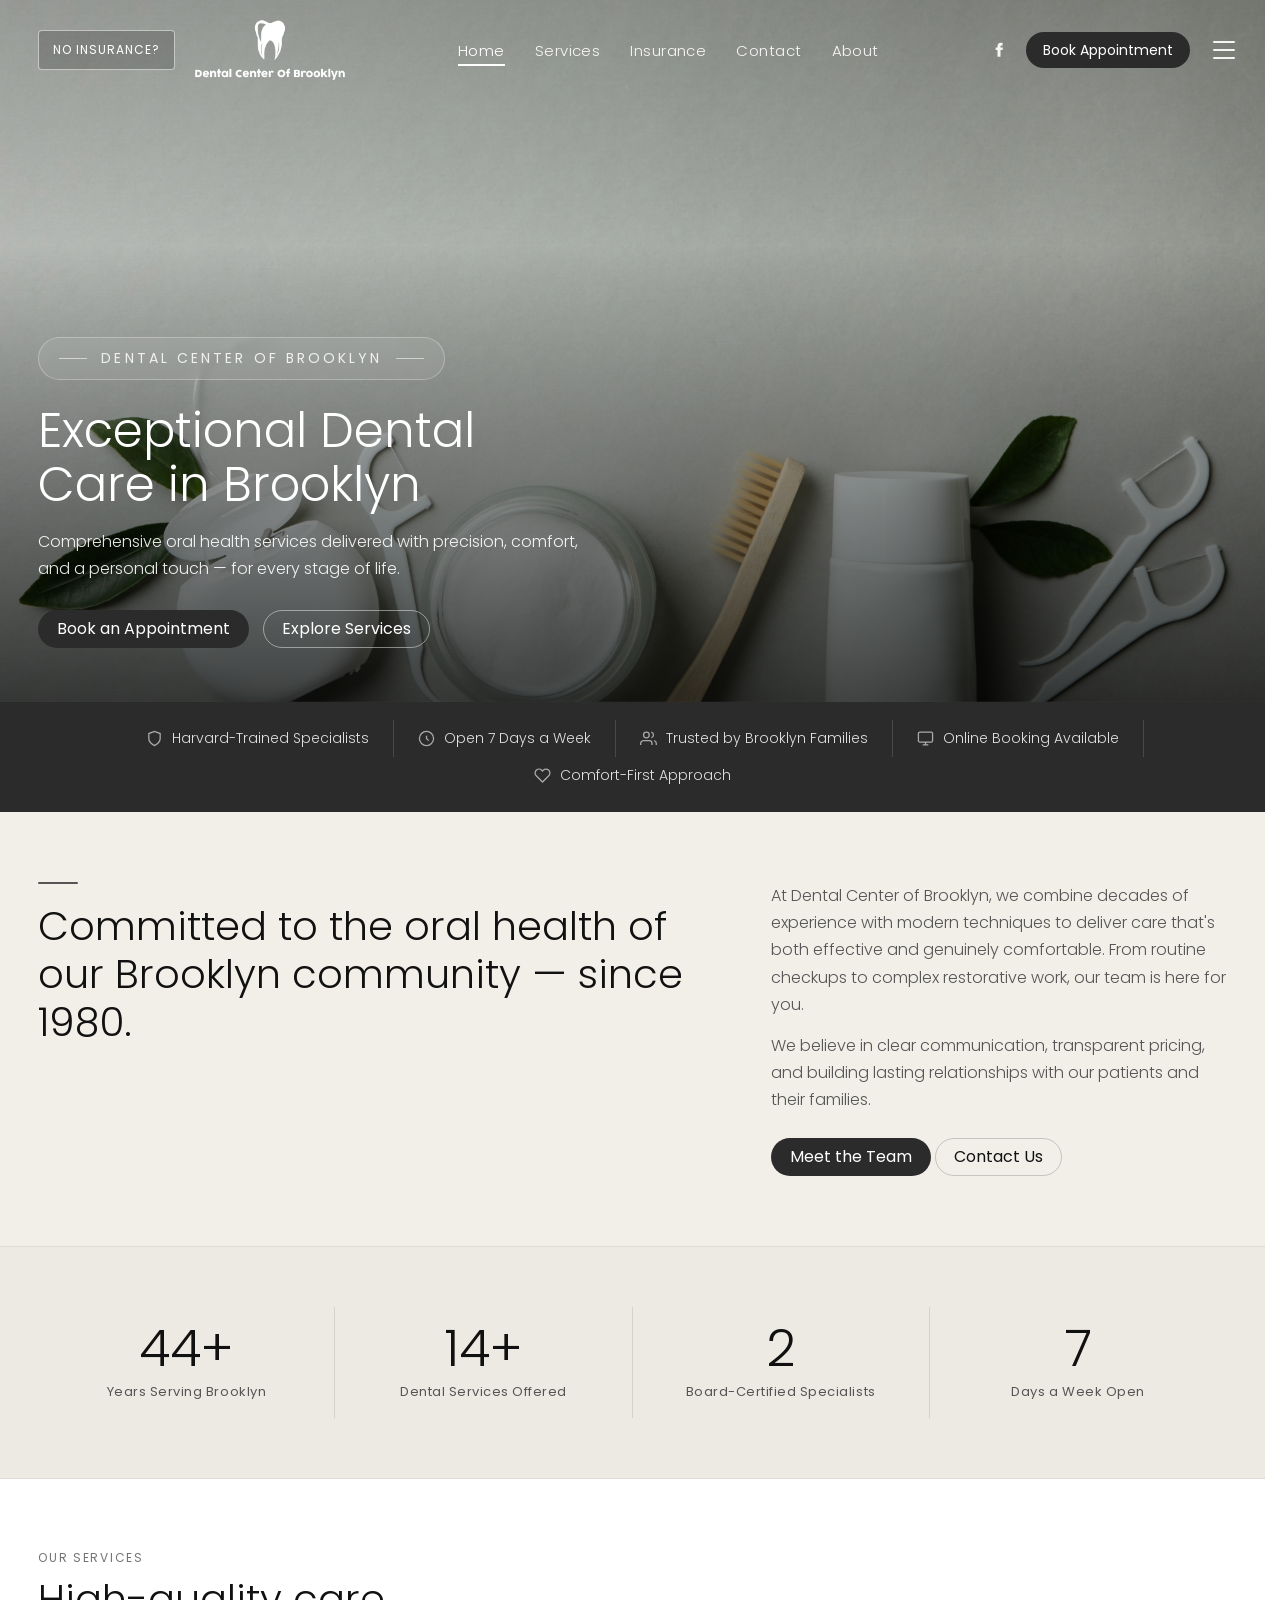
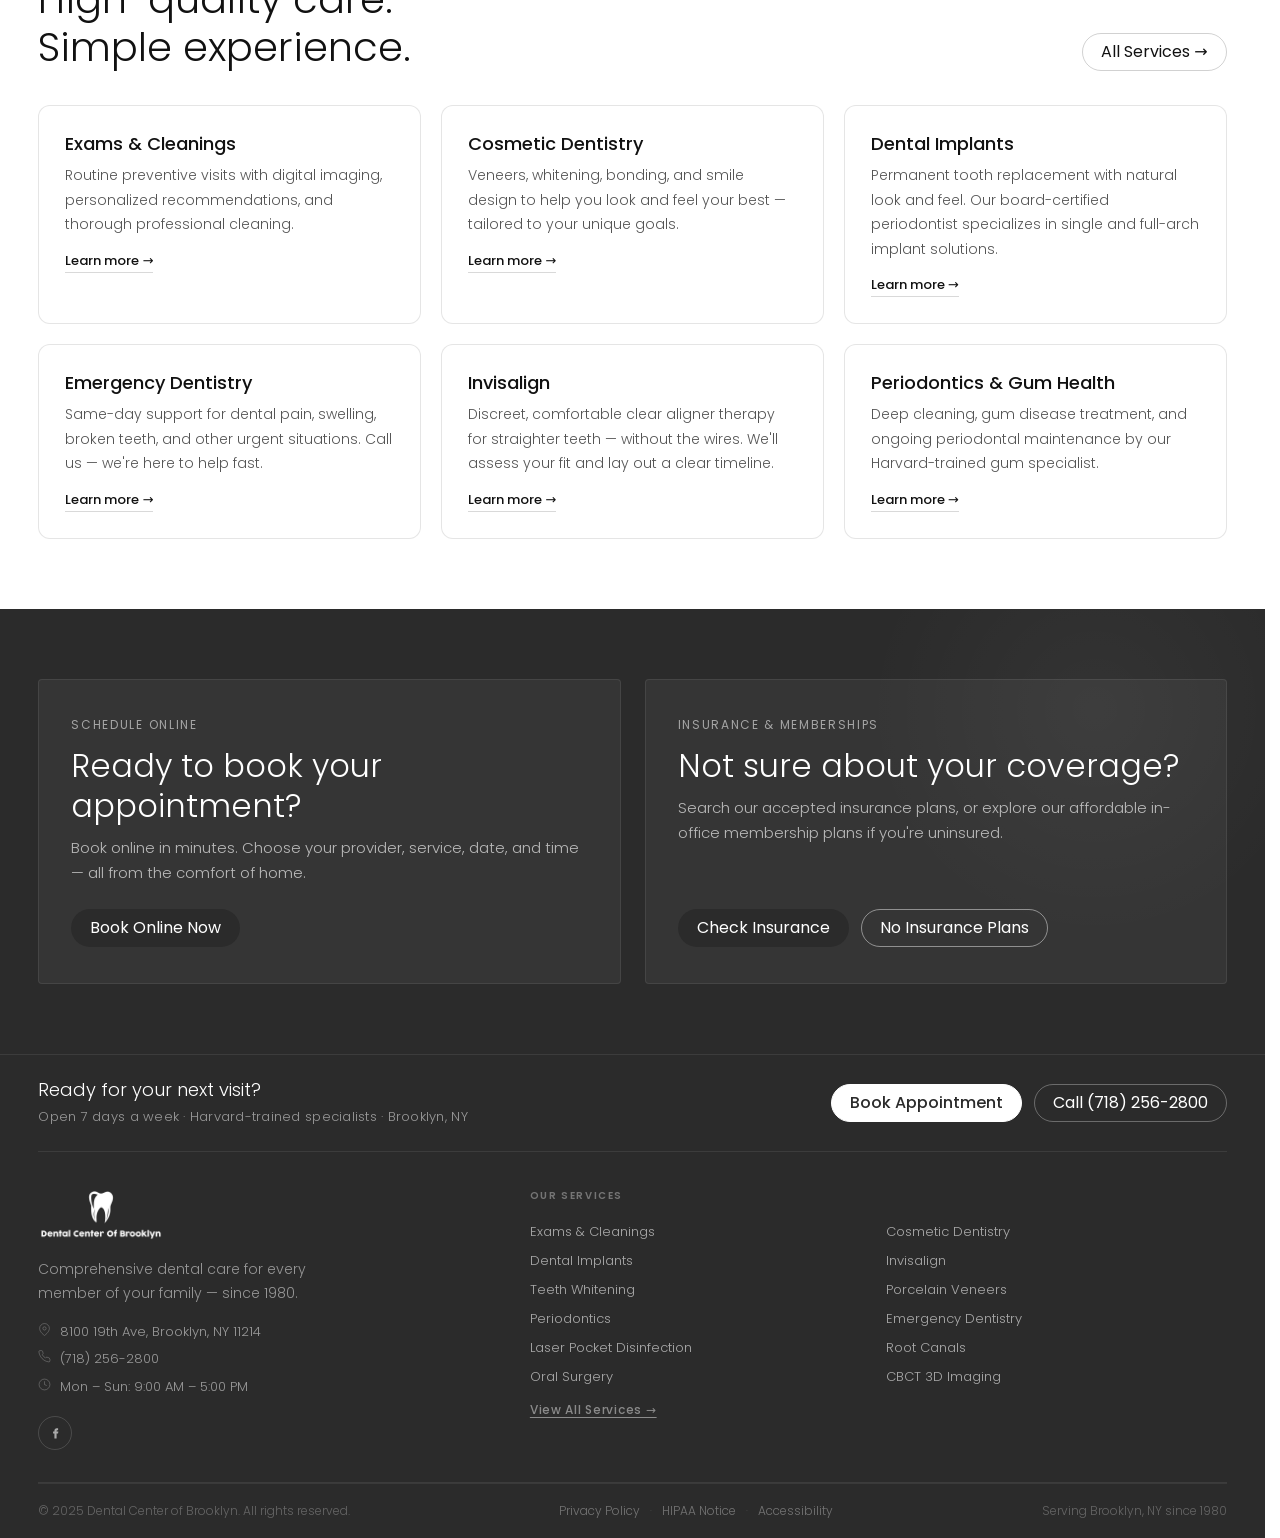
<file: index.html>
<!doctype html>
<html lang="en">
<head>
  <meta charset="utf-8" />
  <meta name="viewport" content="width=device-width, initial-scale=1, viewport-fit=cover" />
  <meta name="theme-color" content="#0f141c">
  <meta name="mobile-web-app-capable" content="yes">
  <meta name="apple-mobile-web-app-capable" content="yes">
  <meta name="apple-mobile-web-app-status-bar-style" content="black-translucent">
  <meta name="format-detection" content="telephone=yes">
  <title>Dental Center of Brooklyn | Comprehensive Dental Care</title>
  <meta name="description" content="Dental Center of Brooklyn — trusted, modern dental care for your whole family. Preventive, cosmetic, implants, and more. Book online today." />
  <link rel="preconnect" href="https://fonts.googleapis.com">
  <link rel="preconnect" href="https://fonts.gstatic.com" crossorigin>
  <link href="https://fonts.googleapis.com/css2?family=Poppins:wght@300;400;500;600&display=swap" rel="stylesheet">
  <link rel="stylesheet" href="assets/css/styles.css" />
  <script type="application/ld+json">
  {
    "@context":"https://schema.org",
    "@type":["Dentist","MedicalBusiness","LocalBusiness"],
    "name":"Dental Center of Brooklyn",
    "telephone":"(718) 256-2800",
    ,
    "openingHours":"Mo-Su 09:00-17:00",
    "address":{"@type":"PostalAddress","streetAddress":"8100 19th Ave","addressLocality":"Brooklyn","addressRegion":"NY","postalCode":"11214","addressCountry":"US"}
  }
  </script>
</head>
<body class="home">
<a class="skip" href="#content">Skip to content</a>

<!-- HEADER -->
<header id="siteHeader">
  <div class="wrap nav">
    <div class="leftGroup">
      <a class="noInsuranceBtn" href="no-insurance.html">No Insurance?</a>
      <a class="brand" href="index.html" aria-label="Home">
        <span class="brandMark">
          <img src="assets/img/logo-white.png" alt="Dental Center of Brooklyn">
        </span>
      </a>
    </div>
    <nav aria-label="Primary">
      <a href="index.html" aria-current="page">Home</a>
      <a href="offerings.html">Services</a>
      <a href="initiatives.html">Insurance</a>
      <a href="contact.html">Contact</a>
      <a href="about.html">About</a>
    </nav>
    <div class="right">
      <div class="social" aria-label="Social links">
        <a href="#" aria-label="Facebook">
          <svg viewBox="0 0 24 24" fill="none"><path d="M14 8.5V7c0-.7.5-1 1.1-1h1.7V2.2h-2.6C11.6 2.2 10 4 10 6.8v1.7H7.5V12H10v9h4v-9h2.7l.6-3.5H14Z" fill="currentColor"/></svg>
        </a>
      </div>
      <a class="btn solid" href="https://onlinebooking.mydentistlink.com/82ea276f-825b-4646-b3f9-4a0b3f2a52f5/f93d6e15-8d6c-407d-bd52-ce909da52661" target="_blank" rel="noopener noreferrer">Book Appointment</a>
      <button class="hamburger" type="button" aria-label="Open menu" aria-controls="drawer" aria-expanded="false" data-drawer-open>
        <span></span><span></span><span></span>
      </button>
    </div>
  </div>
</header>

<!-- DRAWER -->
<div class="drawerBackdrop" data-drawer-close></div>
<aside class="drawer" id="drawer" aria-hidden="true" aria-label="Site menu">
  <div class="drawerHead">
    <a class="brandMark" href="index.html" aria-label="Home">
      <img src="assets/img/logo-white.png" alt="Dental Center of Brooklyn" style="height:44px;width:auto">
    </a>
    <button class="drawerClose" type="button" aria-label="Close menu" data-drawer-close>×</button>
  </div>

  <div class="drawerGrid">
    <div class="drawerCol">
      <h4>Pages</h4>
      <a href="index.html">Home</a>
      <a href="offerings.html">Services</a>
      <a href="initiatives.html">Insurance</a>
      <a href="contact.html">Contact</a>
      <a href="about.html">About</a>
      <a href="no-insurance.html">No Insurance Plans</a>
      <a class="noWrap" href="https://onlinebooking.mydentistlink.com/82ea276f-825b-4646-b3f9-4a0b3f2a52f5/f93d6e15-8d6c-407d-bd52-ce909da52661" target="_blank" rel="noopener noreferrer">Book Appointment ↗</a>
    </div>

    <div class="drawerCol">
      <h4>Services</h4>

      <div class="drawerGroupTitle">Preventive Care</div>
      <a href="offerings.html#svc-exams">Exams &amp; Cleanings</a>
      <a href="offerings.html#svc-fluoride">Fluoride Treatments</a>
      <a href="offerings.html#svc-emergency">Emergency Dentistry</a>
      <a href="offerings.html#svc-lpd">Laser Pocket Disinfection</a>

      <div class="drawerGroupTitle">Cosmetic Dentistry</div>
      <a href="offerings.html#svc-cosmetic">Cosmetic Dentistry</a>
      <a href="offerings.html#svc-veneers">Porcelain Veneers</a>
      <a href="offerings.html#svc-whitening">Teeth Whitening</a>

      <div class="drawerGroupTitle">Orthodontics</div>
      <a href="offerings.html#svc-invisalign">Invisalign</a>
      <a href="offerings.html#svc-orthodontics">Orthodontics</a>
      <a href="offerings.html#svc-periodontics">Gum Health – Periodontics</a>

      <div class="drawerGroupTitle">Restorative &amp; Surgical</div>
      <a href="offerings.html#svc-restorative">Restorative Dentistry</a>
      <a href="offerings.html#svc-rootcanals">Root Canals</a>
      <a href="offerings.html#svc-oralsurgery">Oral Surgery &amp; Sedation</a>
      <a href="offerings.html#svc-extractions">Extractions – Wisdom Teeth</a>
      <a href="offerings.html#svc-implants">Dental Implants</a>
      <a href="offerings.html#svc-cbct">CBCT 3D Imaging</a>
    </div>

    <div class="drawerCol">
      <h4>Quick Links</h4>
      <a href="no-insurance.html">No Insurance Plans</a>
      <a href="initiatives.html">Insurance Lookup</a>
      <a href="contact.html">Contact Us</a>
      <a href="about.html">About Us</a>
      <div class="drawerGroupTitle">Call Us</div>
      <a href="tel:+17182562800">(718) 256-2800</a>
    </div>
  </div>

  <div class="drawerNote">No dental insurance? Ask about our affordable in-office membership plans.</div>
  <a class="btn solid" href="no-insurance.html" style="align-self:flex-start">View Membership Plans</a>
</aside>

<main id="content">

  <!-- HERO -->
  <section class="homeHero" aria-label="Hero">
    <img class="heroPhoto" src="assets/img/mainpicture.jpeg" alt="" aria-hidden="true" />
    <div class="heroOverlay"></div>
    <div class="heroContent">
      <div class="wrap">
        <div class="heroEyebrow">Dental Center of Brooklyn</div>
        <h1 class="heroTitle">Exceptional Dental<br>Care in Brooklyn</h1>
        <p class="heroLead">Comprehensive oral health services delivered with precision, comfort, and a personal touch — for every stage of life.</p>
        <div class="heroActions">
          <a class="btn solid" href="https://onlinebooking.mydentistlink.com/82ea276f-825b-4646-b3f9-4a0b3f2a52f5/f93d6e15-8d6c-407d-bd52-ce909da52661" target="_blank" rel="noopener noreferrer">Book an Appointment</a>
          <a class="btn outline-white" href="offerings.html">Explore Services</a>
        </div>
      </div>
    </div>
  </section>

  <!-- TRUST BAR -->
  <div class="trustBar">
    <div class="wrap">
      <div class="trustItems">
        <div class="trustItem">
          <svg viewBox="0 0 24 24" fill="none" stroke="currentColor" stroke-width="1.8"><path d="M12 22s8-4 8-10V5l-8-3-8 3v7c0 6 8 10 8 10z"/></svg>
          <span>Harvard-Trained Specialists</span>
        </div>
        <div class="trustItem">
          <svg viewBox="0 0 24 24" fill="none" stroke="currentColor" stroke-width="1.8"><circle cx="12" cy="12" r="10"/><path d="M12 8v4l3 3"/></svg>
          <span>Open 7 Days a Week</span>
        </div>
        <div class="trustItem">
          <svg viewBox="0 0 24 24" fill="none" stroke="currentColor" stroke-width="1.8"><path d="M17 21v-2a4 4 0 0 0-4-4H5a4 4 0 0 0-4 4v2"/><circle cx="9" cy="7" r="4"/><path d="M23 21v-2a4 4 0 0 0-3-3.87M16 3.13a4 4 0 0 1 0 7.75"/></svg>
          <span>Trusted by Brooklyn Families</span>
        </div>
        <div class="trustItem">
          <svg viewBox="0 0 24 24" fill="none" stroke="currentColor" stroke-width="1.8"><rect x="2" y="3" width="20" height="14" rx="2"/><path d="M8 21h8M12 17v4"/></svg>
          <span>Online Booking Available</span>
        </div>
        <div class="trustItem">
          <svg viewBox="0 0 24 24" fill="none" stroke="currentColor" stroke-width="1.8"><path d="M20.84 4.61a5.5 5.5 0 0 0-7.78 0L12 5.67l-1.06-1.06a5.5 5.5 0 0 0-7.78 7.78l1.06 1.06L12 21.23l7.78-7.78 1.06-1.06a5.5 5.5 0 0 0 0-7.78z"/></svg>
          <span>Comfort-First Approach</span>
        </div>
      </div>
    </div>
  </div>

  <!-- INTRO BAND -->
  <section class="band">
    <div class="wrap bandSplit">
      <div>
        <div class="bandAccent"></div>
        <h2 class="bandHeading">Committed to the oral health of our Brooklyn community — since 1980.</h2>
      </div>
      <div>
        <p class="bandText">At Dental Center of Brooklyn, we combine decades of experience with modern techniques to deliver care that's both effective and genuinely comfortable. From routine checkups to complex restorative work, our team is here for you.</p>
        <p class="bandText" style="margin-top:14px">We believe in clear communication, transparent pricing, and building lasting relationships with our patients and their families.</p>
        <div style="margin-top:24px">
          <a class="btn solid" href="about.html">Meet the Team</a>
          <a class="btn" class="btnSpaced" href="contact.html">Contact Us</a>
        </div>
      </div>
    </div>
  </section>

  <!-- STATS -->
  <section class="statsSection">
    <div class="wrap">
      <div class="statsGrid">
        <div class="statItem fadeUp">
          <div class="statNum">44+</div>
          <div class="statLabel">Years Serving Brooklyn</div>
        </div>
        <div class="statItem fadeUp">
          <div class="statNum">14+</div>
          <div class="statLabel">Dental Services Offered</div>
        </div>
        <div class="statItem fadeUp">
          <div class="statNum">2</div>
          <div class="statLabel">Board-Certified Specialists</div>
        </div>
        <div class="statItem fadeUp">
          <div class="statNum">7</div>
          <div class="statLabel">Days a Week Open</div>
        </div>
      </div>
    </div>
  </section>

  <!-- SERVICES -->
  <section class="section">
    <div class="wrap">
      <div class="sectionHead">
        <div>
          <div class="t-label">Our Services</div>
          <h2 class="sectionHeading">High-quality care.<br>Simple experience.</h2>
        </div>
        <a class="btn" href="offerings.html" style="flex-shrink:0">All Services →</a>
      </div>
      <div class="cardsGrid">
        <div class="serviceCard fadeUp">
          <h3>Exams &amp; Cleanings</h3>
          <p>Routine preventive visits with digital imaging, personalized recommendations, and thorough professional cleaning.</p>
          <a class="cardLink" href="offerings.html#svc-exams">Learn more →</a>
        </div>
        <div class="serviceCard fadeUp">
          <h3>Cosmetic Dentistry</h3>
          <p>Veneers, whitening, bonding, and smile design to help you look and feel your best — tailored to your unique goals.</p>
          <a class="cardLink" href="offerings.html#svc-cosmetic">Learn more →</a>
        </div>
        <div class="serviceCard fadeUp">
          <h3>Dental Implants</h3>
          <p>Permanent tooth replacement with natural look and feel. Our board-certified periodontist specializes in single and full-arch implant solutions.</p>
          <a class="cardLink" href="offerings.html#svc-implants">Learn more →</a>
        </div>
        <div class="serviceCard fadeUp">
          <h3>Emergency Dentistry</h3>
          <p>Same-day support for dental pain, swelling, broken teeth, and other urgent situations. Call us — we're here to help fast.</p>
          <a class="cardLink" href="offerings.html#svc-emergency">Learn more →</a>
        </div>
        <div class="serviceCard fadeUp">
          <h3>Invisalign</h3>
          <p>Discreet, comfortable clear aligner therapy for straighter teeth — without the wires. We'll assess your fit and lay out a clear timeline.</p>
          <a class="cardLink" href="offerings.html#svc-invisalign">Learn more →</a>
        </div>
        <div class="serviceCard fadeUp">
          <h3>Periodontics &amp; Gum Health</h3>
          <p>Deep cleaning, gum disease treatment, and ongoing periodontal maintenance by our Harvard-trained gum specialist.</p>
          <a class="cardLink" href="offerings.html#svc-periodontics">Learn more →</a>
        </div>
      </div>
    </div>
  </section>

  <!-- APPOINTMENT CTA -->
  <section class="ctaWrap">
    <div class="wrap">
      <div class="ctaGrid">
        <div class="ctaPanel">
          <div class="t-label" style="color:rgba(255,255,255,.55);margin-bottom:12px">Schedule Online</div>
          <h3>Ready to book your appointment?</h3>
          <p>Book online in minutes. Choose your provider, service, date, and time — all from the comfort of home.</p>
          <div class="btnWrap">
            <a class="btn solid" href="https://onlinebooking.mydentistlink.com/82ea276f-825b-4646-b3f9-4a0b3f2a52f5/f93d6e15-8d6c-407d-bd52-ce909da52661" target="_blank" rel="noopener noreferrer">Book Online Now</a>
          </div>
        </div>
        <div class="ctaPanel">
          <div class="t-label" style="color:rgba(255,255,255,.55);margin-bottom:12px">Insurance &amp; Memberships</div>
          <h3>Not sure about your coverage?</h3>
          <p>Search our accepted insurance plans, or explore our affordable in-office membership plans if you're uninsured.</p>
          <div class="btnWrap" style="display:flex;gap:12px;flex-wrap:wrap">
            <a class="btn solid" href="initiatives.html">Check Insurance</a>
            <a class="btn outline-white" href="no-insurance.html">No Insurance Plans</a>
          </div>
        </div>
      </div>
    </div>
  </section>

</main>

<!-- FOOTER -->
<footer>
  <div class="wrap">

    <!-- Top CTA strip -->
    <div class="footerCta">
      <div class="footerCtaText">
        <span class="footerCtaTitle">Ready for your next visit?</span>
        <span class="footerCtaSub">Open 7 days a week · Harvard-trained specialists · Brooklyn, NY</span>
      </div>
      <div class="footerCtaActions">
        <a class="btn solid" href="https://onlinebooking.mydentistlink.com/82ea276f-825b-4646-b3f9-4a0b3f2a52f5/f93d6e15-8d6c-407d-bd52-ce909da52661" target="_blank" rel="noopener noreferrer">Book Appointment</a>
        <a class="btn outline-white" href="tel:+17182562800">Call (718) 256-2800</a>
      </div>
    </div>

    <div class="footerDivider"></div>

    <!-- Main footer grid -->
    <div class="footerMain">

      <!-- Brand + contact combined -->
      <div class="footerBrandCol">
        <a class="footerLogoWrap" href="index.html" aria-label="Dental Center of Brooklyn home">
          <img src="assets/img/logo-white.png" alt="Dental Center of Brooklyn">
        </a>
        <p class="footerTagline">Comprehensive dental care for every member of your family — since 1980.</p>
        <div class="footerContactRow">
          <div class="footerContactItem">
            <svg viewBox="0 0 24 24" fill="none" stroke="currentColor" stroke-width="1.6"><path d="M21 10c0 7-9 13-9 13s-9-6-9-13a9 9 0 0 1 18 0z"/><circle cx="12" cy="10" r="3"/></svg>
            <span>8100 19th Ave, Brooklyn, NY 11214</span>
          </div>
          <div class="footerContactItem">
            <svg viewBox="0 0 24 24" fill="none" stroke="currentColor" stroke-width="1.6"><path d="M22 16.92v3a2 2 0 0 1-2.18 2 19.79 19.79 0 0 1-8.63-3.07A19.5 19.5 0 0 1 4.69 12a19.79 19.79 0 0 1-3.07-8.67A2 2 0 0 1 3.6 1.17h3a2 2 0 0 1 2 1.72c.127.96.361 1.903.7 2.81a2 2 0 0 1-.45 2.11L7.91 8.77a16 16 0 0 0 6 6l.85-.85a2 2 0 0 1 2.11-.45c.907.339 1.85.573 2.81.7a2 2 0 0 1 1.72 2z"/></svg>
            <a href="tel:+17182562800">(718) 256-2800</a>
          </div>
          <div class="footerContactItem">
            <svg viewBox="0 0 24 24" fill="none" stroke="currentColor" stroke-width="1.6"><circle cx="12" cy="12" r="10"/><polyline points="12 6 12 12 16 14"/></svg>
            <span>Mon – Sun: 9:00 AM – 5:00 PM</span>
          </div>
        </div>
        <div class="footerSocial">
          <a href="#" aria-label="Facebook"><svg viewBox="0 0 24 24" fill="none"><path d="M14 8.5V7c0-.7.5-1 1.1-1h1.7V2.2h-2.6C11.6 2.2 10 4 10 6.8v1.7H7.5V12H10v9h4v-9h2.7l.6-3.5H14Z" fill="currentColor"/></svg></a>
        </div>
      </div>

      <!-- Services quick list -->
      <div class="footerInfoCol">
        <div class="footerColLabel">Our Services</div>
        <div class="footerServiceGrid">
          <a href="offerings.html#svc-exams">Exams &amp; Cleanings</a>
          <a href="offerings.html#svc-cosmetic">Cosmetic Dentistry</a>
          <a href="offerings.html#svc-implants">Dental Implants</a>
          <a href="offerings.html#svc-invisalign">Invisalign</a>
          <a href="offerings.html#svc-whitening">Teeth Whitening</a>
          <a href="offerings.html#svc-veneers">Porcelain Veneers</a>
          <a href="offerings.html#svc-periodontics">Periodontics</a>
          <a href="offerings.html#svc-emergency">Emergency Dentistry</a>
          <a href="offerings.html#svc-lpd">Laser Pocket Disinfection</a>
          <a href="offerings.html#svc-rootcanals">Root Canals</a>
          <a href="offerings.html#svc-oralsurgery">Oral Surgery</a>
          <a href="offerings.html#svc-cbct">CBCT 3D Imaging</a>
        </div>
        <a href="offerings.html" class="footerAllServices">View All Services →</a>
      </div>

    </div>

    <div class="footerDivider"></div>

    <!-- Bottom bar -->
    <div class="footerBottom">
      <span class="footerCopy">© 2025 Dental Center of Brooklyn. All rights reserved.</span>
      <div class="footerLegal">
        <a href="privacy.html">Privacy Policy</a>
        <span class="footerLegalDot">·</span>
        <a href="privacy.html#hipaa">HIPAA Notice</a>
        <span class="footerLegalDot">·</span>
        <a href="privacy.html#accessibility">Accessibility</a>
      </div>
      <span class="footerCopy">Serving Brooklyn, NY since 1980</span>
    </div>

  </div>
</footer>

<script src="assets/js/app.js"></script>
<script src="assets/js/drawer.js"></script>




<script>
  // ── Sticky header ──────────────────────────────────────────────
  var hdr = document.getElementById('siteHeader');
  function updateHeader() {
    if (hdr) hdr.classList.toggle('scrolled', window.scrollY > 40);
  }
  window.addEventListener('scroll', updateHeader, {passive: true});
  updateHeader();

  // ── FadeUp animation ───────────────────────────────────────────
  var fEls = document.querySelectorAll('.fadeUp');
  if (fEls.length) {
    var obs = new IntersectionObserver(function(entries) {
      entries.forEach(function(e) {
        if (e.isIntersecting) { e.target.classList.add('visible'); obs.unobserve(e.target); }
      });
    }, {threshold: 0.08, rootMargin: '0px 0px -30px 0px'});
    fEls.forEach(function(el) { obs.observe(el); });
  }

  // ── Pulse a card ────────────────────────────────────────────────
  function pulseCard(el) {
    if (!el) return;
    // Always remove and force reflow so it re-animates even for the same card
    el.classList.remove('anchorPulse');
    void el.offsetWidth;
    el.classList.add('anchorPulse');
    clearTimeout(el._pulseTimer);
    el._pulseTimer = setTimeout(function() {
      el.classList.remove('anchorPulse');
    }, 2500);
  }

  // ── Smooth scroll to card — NO jump ────────────────────────────
  function scrollToCard(hash) {
    var el = document.querySelector(hash);
    if (!el) return;
    var navH = parseInt(getComputedStyle(document.documentElement).getPropertyValue('--navH')) || 80;
    var rect = el.getBoundingClientRect();
    var elMid = rect.top + window.scrollY + rect.height / 2;
    var viewMid = navH + (window.innerHeight - navH) / 2;
    var top = Math.max(0, elMid - viewMid);
    window.scrollTo({top: top, behavior: 'smooth'});
    pulseCard(el);
  }

  // ── Drawer link clicks ──────────────────────────────────────────
  document.querySelectorAll('.drawer a[href*="#"]').forEach(function(link) {
    link.addEventListener('click', function(e) {
      var href = this.getAttribute('href');
      var hashIdx = href.indexOf('#');
      if (hashIdx === -1) return;

      var hash     = href.slice(hashIdx);
      var pagePart = href.slice(0, hashIdx);
      var current  = window.location.pathname.split('/').pop() || 'index.html';
      var samePage = (!pagePart || pagePart === current);

      // Close drawer cleanly via shared function
      if (typeof window._closeDrawer === 'function') window._closeDrawer();

      if (samePage) {
        e.preventDefault();
        // Short delay for drawer close animation, then smooth scroll — no jump
        setTimeout(function() { scrollToCard(hash); }, 200);
      } else {
        // Navigate to offerings page — store hash so we can scroll on arrival
        // Don't use the hash in URL (causes browser jump); use sessionStorage instead
        e.preventDefault();
        sessionStorage.setItem('scrollTo', hash);
        window.location.href = pagePart;
      }
    });
  });

  // ── On page load — check if we were sent here from another page ─
  window.addEventListener('DOMContentLoaded', function() {
    var target = sessionStorage.getItem('scrollTo');
    if (target) {
      sessionStorage.removeItem('scrollTo');
      // Wait for full render then smooth scroll — zero jump
      setTimeout(function() { scrollToCard(target); }, 300);
    }
  });
</script>
</body>
</html>
</file>
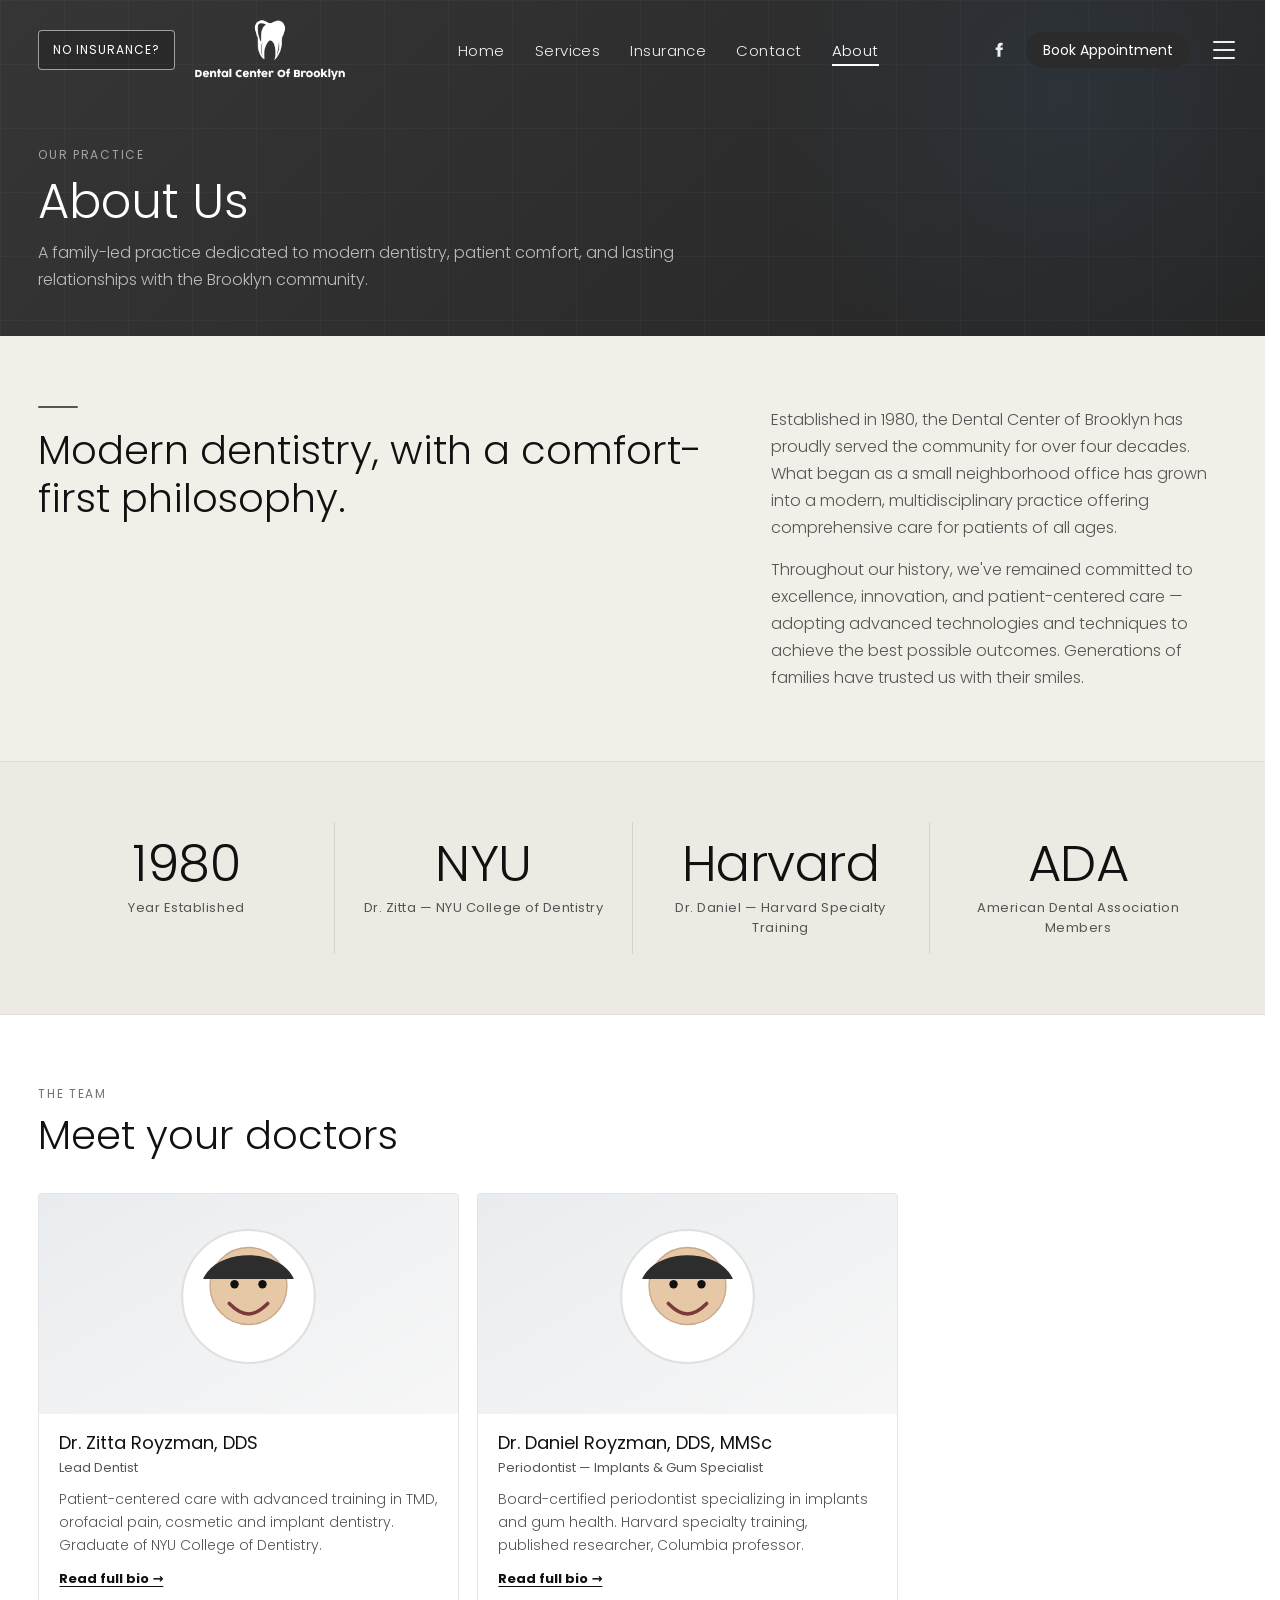
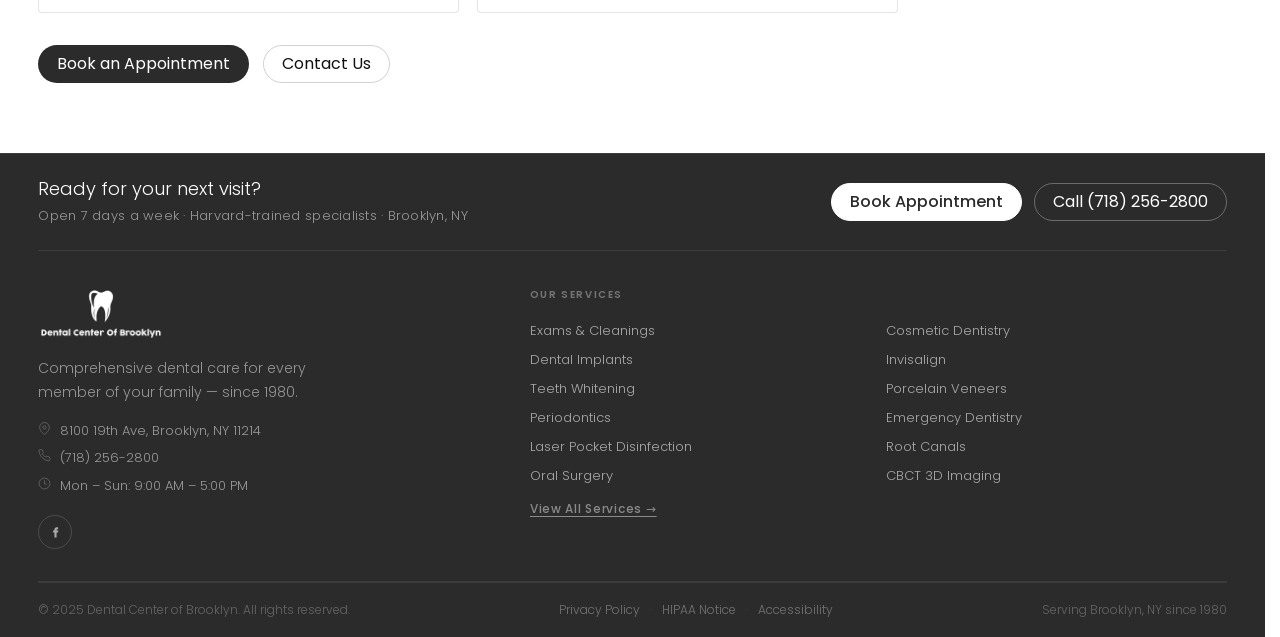
<file: about.html>
<!doctype html>
<html lang="en">
<head>
  <meta charset="utf-8" />
  <meta name="viewport" content="width=device-width, initial-scale=1, viewport-fit=cover" />
  <meta name="theme-color" content="#0f141c">
  <meta name="mobile-web-app-capable" content="yes">
  <meta name="apple-mobile-web-app-capable" content="yes">
  <meta name="apple-mobile-web-app-status-bar-style" content="black-translucent">
  <meta name="format-detection" content="telephone=yes">
  <title>About — Dental Center of Brooklyn</title>
  <meta name="description" content="Meet the team at Dental Center of Brooklyn — Dr. Zitta Royzman and Dr. Daniel Royzman, specialists in cosmetic, restorative, and periodontal dentistry." />
  <link rel="preconnect" href="https://fonts.googleapis.com">
  <link rel="preconnect" href="https://fonts.gstatic.com" crossorigin>
  <link href="https://fonts.googleapis.com/css2?family=Poppins:wght@300;400;500;600&display=swap" rel="stylesheet">
  <link rel="stylesheet" href="assets/css/styles.css" />
  <script type="application/ld+json">{"@context":"https://schema.org","@type":["Dentist","MedicalBusiness","LocalBusiness"],"name":"Dental Center of Brooklyn","telephone":"(718) 256-2800","openingHours":"Mo-Su 09:00-17:00","address":{"@type":"PostalAddress","streetAddress":"8100 19th Ave","addressLocality":"Brooklyn","addressRegion":"NY","postalCode":"11214","addressCountry":"US"}}</script>
</head>
<body class="inner about">
<a class="skip" href="#content">Skip to content</a>

<header id="siteHeader">
  <div class="wrap nav">
    <div class="leftGroup">
      <a class="noInsuranceBtn" href="no-insurance.html">No Insurance?</a>
      <a class="brand" href="index.html" aria-label="Home"><span class="brandMark"><img src="assets/img/logo-white.png" alt="Dental Center of Brooklyn"></span></a>
    </div>
    <nav aria-label="Primary">
      <a href="index.html">Home</a>
      <a href="offerings.html">Services</a>
      <a href="initiatives.html">Insurance</a>
      <a href="contact.html">Contact</a>
      <a href="about.html" aria-current="page">About</a>
    </nav>
    <div class="right">
      <div class="social" aria-label="Social links">
        <a href="#" aria-label="Facebook"><svg viewBox="0 0 24 24" fill="none"><path d="M14 8.5V7c0-.7.5-1 1.1-1h1.7V2.2h-2.6C11.6 2.2 10 4 10 6.8v1.7H7.5V12H10v9h4v-9h2.7l.6-3.5H14Z" fill="currentColor"/></svg></a>
      </div>
      <a class="btn solid" href="https://onlinebooking.mydentistlink.com/82ea276f-825b-4646-b3f9-4a0b3f2a52f5/f93d6e15-8d6c-407d-bd52-ce909da52661" target="_blank" rel="noopener noreferrer">Book Appointment</a>
      <button class="hamburger" type="button" aria-label="Open menu" aria-controls="drawer" aria-expanded="false" data-drawer-open><span></span><span></span><span></span></button>
    </div>
  </div>
</header>

<div class="drawerBackdrop" data-drawer-close></div>
<aside class="drawer" id="drawer" aria-hidden="true" aria-label="Site menu">
  <div class="drawerHead">
    <a class="brandMark" href="index.html" aria-label="Home">
      <img src="assets/img/logo-white.png" alt="Dental Center of Brooklyn" style="height:44px;width:auto">
    </a>
    <button class="drawerClose" type="button" aria-label="Close menu" data-drawer-close>×</button>
  </div>

  <div class="drawerGrid">
    <div class="drawerCol">
      <h4>Pages</h4>
      <a href="index.html">Home</a>
      <a href="offerings.html">Services</a>
      <a href="initiatives.html">Insurance</a>
      <a href="contact.html">Contact</a>
      <a href="about.html">About</a>
      <a href="no-insurance.html">No Insurance Plans</a>
      <a class="noWrap" href="https://onlinebooking.mydentistlink.com/82ea276f-825b-4646-b3f9-4a0b3f2a52f5/f93d6e15-8d6c-407d-bd52-ce909da52661" target="_blank" rel="noopener noreferrer">Book Appointment ↗</a>
    </div>

    <div class="drawerCol">
      <h4>Services</h4>

      <div class="drawerGroupTitle">Preventive Care</div>
      <a href="offerings.html#svc-exams">Exams &amp; Cleanings</a>
      <a href="offerings.html#svc-fluoride">Fluoride Treatments</a>
      <a href="offerings.html#svc-emergency">Emergency Dentistry</a>

      <div class="drawerGroupTitle">Cosmetic Dentistry</div>
      <a href="offerings.html#svc-cosmetic">Cosmetic Dentistry</a>
      <a href="offerings.html#svc-veneers">Porcelain Veneers</a>
      <a href="offerings.html#svc-whitening">Teeth Whitening</a>

      <div class="drawerGroupTitle">Orthodontics</div>
      <a href="offerings.html#svc-invisalign">Invisalign</a>
      <a href="offerings.html#svc-orthodontics">Orthodontics</a>
      <a href="offerings.html#svc-periodontics">Gum Health – Periodontics</a>

      <div class="drawerGroupTitle">Restorative &amp; Surgical</div>
      <a href="offerings.html#svc-restorative">Restorative Dentistry</a>
      <a href="offerings.html#svc-rootcanals">Root Canals</a>
      <a href="offerings.html#svc-oralsurgery">Oral Surgery &amp; Sedation</a>
      <a href="offerings.html#svc-extractions">Extractions – Wisdom Teeth</a>
      <a href="offerings.html#svc-implants">Dental Implants</a>
      <a href="offerings.html#svc-cbct">CBCT 3D Imaging</a>
    </div>

    <div class="drawerCol">
      <h4>Quick Links</h4>
      <a href="no-insurance.html">No Insurance Plans</a>
      <a href="initiatives.html">Insurance Lookup</a>
      <a href="contact.html">Contact Us</a>
      <a href="about.html">About Us</a>
      <div class="drawerGroupTitle">Call Us</div>
      <a href="tel:+17182562800">(718) 256-2800</a>
    </div>
  </div>

  <div class="drawerNote">No dental insurance? Ask about our affordable in-office membership plans.</div>
  <a class="btn solid" href="no-insurance.html" style="align-self:flex-start">View Membership Plans</a>
</aside>

<main id="content">

  <!-- HERO -->
  <section class="innerHero">
    <div class="innerHeroOverlay"></div>
    <div class="innerHeroGrid"></div>
    <div class="innerHeroAccent"></div>
    <div class="innerHeroContent">
      <div class="wrap">
        <div class="t-label" style="color:rgba(255,255,255,.55);margin-bottom:10px">Our Practice</div>
        <h1 class="innerHeroTitle">About Us</h1>
        <p class="innerHeroLead">A family-led practice dedicated to modern dentistry, patient comfort, and lasting relationships with the Brooklyn community.</p>
      </div>
    </div>
  </section>

  <!-- INTRO BAND -->
  <section class="band">
    <div class="wrap bandSplit">
      <div>
        <div class="bandAccent"></div>
        <h2 class="bandHeading">Modern dentistry, with a comfort-first philosophy.</h2>
      </div>
      <div>
        <p class="bandText">Established in 1980, the Dental Center of Brooklyn has proudly served the community for over four decades. What began as a small neighborhood office has grown into a modern, multidisciplinary practice offering comprehensive care for patients of all ages.</p>
        <p class="bandText" style="margin-top:14px">Throughout our history, we've remained committed to excellence, innovation, and patient-centered care — adopting advanced technologies and techniques to achieve the best possible outcomes. Generations of families have trusted us with their smiles.</p>
      </div>
    </div>
  </section>

  <!-- STATS -->
  <section class="statsSection">
    <div class="wrap">
      <div class="statsGrid">
        <div class="statItem fadeUp">
          <div class="statNum">1980</div>
          <div class="statLabel">Year Established</div>
        </div>
        <div class="statItem fadeUp">
          <div class="statNum">NYU</div>
          <div class="statLabel">Dr. Zitta — NYU College of Dentistry</div>
        </div>
        <div class="statItem fadeUp">
          <div class="statNum">Harvard</div>
          <div class="statLabel">Dr. Daniel — Harvard Specialty Training</div>
        </div>
        <div class="statItem fadeUp">
          <div class="statNum">ADA</div>
          <div class="statLabel">American Dental Association Members</div>
        </div>
      </div>
    </div>
  </section>

  <!-- TEAM -->
  <section class="section">
    <div class="wrap">
      <div class="sectionHead">
        <div>
          <div class="t-label">The Team</div>
          <h2 class="sectionHeading">Meet your doctors</h2>
        </div>
      </div>

      <div class="teamGrid">
        <div class="doctorCard" role="button" tabindex="0" data-doctor="zitta" aria-label="Read full bio: Dr. Zitta Royzman">
          <img class="teamPhoto" src="assets/img/team_1.svg" alt="Dr. Zitta Royzman, DDS">
          <div class="doctorInfo">
            <h3>Dr. Zitta Royzman, DDS</h3>
            <div class="doctorRole">Lead Dentist</div>
            <p>Patient-centered care with advanced training in TMD, orofacial pain, cosmetic and implant dentistry. Graduate of NYU College of Dentistry.</p>
            <div class="doctorMore">Read full bio →</div>
          </div>
        </div>

        <div class="doctorCard" role="button" tabindex="0" data-doctor="daniel" aria-label="Read full bio: Dr. Daniel Royzman">
          <img class="teamPhoto" src="assets/img/team_2.svg" alt="Dr. Daniel Royzman, DDS, MMSc">
          <div class="doctorInfo">
            <h3>Dr. Daniel Royzman, DDS, MMSc</h3>
            <div class="doctorRole">Periodontist — Implants &amp; Gum Specialist</div>
            <p>Board-certified periodontist specializing in implants and gum health. Harvard specialty training, published researcher, Columbia professor.</p>
            <div class="doctorMore">Read full bio →</div>
          </div>
        </div>
      </div>

      <div style="margin-top:32px;display:flex;gap:14px;flex-wrap:wrap">
        <a class="btn solid" href="https://onlinebooking.mydentistlink.com/82ea276f-825b-4646-b3f9-4a0b3f2a52f5/f93d6e15-8d6c-407d-bd52-ce909da52661" target="_blank" rel="noopener noreferrer">Book an Appointment</a>
        <a class="btn" href="contact.html">Contact Us</a>
      </div>
    </div>
  </section>

  <!-- Doctor Bio Modal -->
  <div class="modalBack" id="doctorModal" aria-hidden="true">
    <div class="modal" role="dialog" aria-modal="true" aria-labelledby="doctorModalTitle">
      <button class="modalClose" type="button" aria-label="Close">×</button>
      <div class="modalHead">
        <h3 id="doctorModalTitle" style="margin:0 0 4px"></h3>
        <p id="doctorModalSubtitle" style="margin:0"></p>
      </div>
      <div class="modalBody" id="doctorModalBody"></div>
    </div>
  </div>

</main>

<footer>
  <div class="wrap">

    <!-- Top CTA strip -->
    <div class="footerCta">
      <div class="footerCtaText">
        <span class="footerCtaTitle">Ready for your next visit?</span>
        <span class="footerCtaSub">Open 7 days a week · Harvard-trained specialists · Brooklyn, NY</span>
      </div>
      <div class="footerCtaActions">
        <a class="btn solid" href="https://onlinebooking.mydentistlink.com/82ea276f-825b-4646-b3f9-4a0b3f2a52f5/f93d6e15-8d6c-407d-bd52-ce909da52661" target="_blank" rel="noopener noreferrer">Book Appointment</a>
        <a class="btn outline-white" href="tel:+17182562800">Call (718) 256-2800</a>
      </div>
    </div>

    <div class="footerDivider"></div>

    <!-- Main footer grid -->
    <div class="footerMain">

      <!-- Brand + contact combined -->
      <div class="footerBrandCol">
        <a class="footerLogoWrap" href="index.html" aria-label="Dental Center of Brooklyn home">
          <img src="assets/img/logo-white.png" alt="Dental Center of Brooklyn">
        </a>
        <p class="footerTagline">Comprehensive dental care for every member of your family — since 1980.</p>
        <div class="footerContactRow">
          <div class="footerContactItem">
            <svg viewBox="0 0 24 24" fill="none" stroke="currentColor" stroke-width="1.6"><path d="M21 10c0 7-9 13-9 13s-9-6-9-13a9 9 0 0 1 18 0z"/><circle cx="12" cy="10" r="3"/></svg>
            <span>8100 19th Ave, Brooklyn, NY 11214</span>
          </div>
          <div class="footerContactItem">
            <svg viewBox="0 0 24 24" fill="none" stroke="currentColor" stroke-width="1.6"><path d="M22 16.92v3a2 2 0 0 1-2.18 2 19.79 19.79 0 0 1-8.63-3.07A19.5 19.5 0 0 1 4.69 12a19.79 19.79 0 0 1-3.07-8.67A2 2 0 0 1 3.6 1.17h3a2 2 0 0 1 2 1.72c.127.96.361 1.903.7 2.81a2 2 0 0 1-.45 2.11L7.91 8.77a16 16 0 0 0 6 6l.85-.85a2 2 0 0 1 2.11-.45c.907.339 1.85.573 2.81.7a2 2 0 0 1 1.72 2z"/></svg>
            <a href="tel:+17182562800">(718) 256-2800</a>
          </div>
          <div class="footerContactItem">
            <svg viewBox="0 0 24 24" fill="none" stroke="currentColor" stroke-width="1.6"><circle cx="12" cy="12" r="10"/><polyline points="12 6 12 12 16 14"/></svg>
            <span>Mon – Sun: 9:00 AM – 5:00 PM</span>
          </div>
        </div>
        <div class="footerSocial">
          <a href="#" aria-label="Facebook"><svg viewBox="0 0 24 24" fill="none"><path d="M14 8.5V7c0-.7.5-1 1.1-1h1.7V2.2h-2.6C11.6 2.2 10 4 10 6.8v1.7H7.5V12H10v9h4v-9h2.7l.6-3.5H14Z" fill="currentColor"/></svg></a>
        </div>
      </div>

      <!-- Services quick list -->
      <div class="footerInfoCol">
        <div class="footerColLabel">Our Services</div>
        <div class="footerServiceGrid">
          <a href="offerings.html#svc-exams">Exams &amp; Cleanings</a>
          <a href="offerings.html#svc-cosmetic">Cosmetic Dentistry</a>
          <a href="offerings.html#svc-implants">Dental Implants</a>
          <a href="offerings.html#svc-invisalign">Invisalign</a>
          <a href="offerings.html#svc-whitening">Teeth Whitening</a>
          <a href="offerings.html#svc-veneers">Porcelain Veneers</a>
          <a href="offerings.html#svc-periodontics">Periodontics</a>
          <a href="offerings.html#svc-emergency">Emergency Dentistry</a>
          <a href="offerings.html#svc-lpd">Laser Pocket Disinfection</a>
          <a href="offerings.html#svc-rootcanals">Root Canals</a>
          <a href="offerings.html#svc-oralsurgery">Oral Surgery</a>
          <a href="offerings.html#svc-cbct">CBCT 3D Imaging</a>
        </div>
        <a href="offerings.html" class="footerAllServices">View All Services →</a>
      </div>

    </div>

    <div class="footerDivider"></div>

    <!-- Bottom bar -->
    <div class="footerBottom">
      <span class="footerCopy">© 2025 Dental Center of Brooklyn. All rights reserved.</span>
      <div class="footerLegal">
        <a href="privacy.html">Privacy Policy</a>
        <span class="footerLegalDot">·</span>
        <a href="privacy.html#hipaa">HIPAA Notice</a>
        <span class="footerLegalDot">·</span>
        <a href="privacy.html#accessibility">Accessibility</a>
      </div>
      <span class="footerCopy">Serving Brooklyn, NY since 1980</span>
    </div>

  </div>
</footer>

<script src="assets/js/app.js"></script>
<script src="assets/js/drawer.js"></script>
<script>
  const fadeEls = document.querySelectorAll('.fadeUp');
  const observer = new IntersectionObserver((entries) => {
    entries.forEach(e => { if (e.isIntersecting) { e.target.classList.add('visible'); observer.unobserve(e.target); } });
  }, { threshold: 0.08 });
  fadeEls.forEach(el => observer.observe(el));
</script>



<script>
  // ── Sticky header ──────────────────────────────────────────────
  var hdr = document.getElementById('siteHeader');
  function updateHeader() {
    if (hdr) hdr.classList.toggle('scrolled', window.scrollY > 40);
  }
  window.addEventListener('scroll', updateHeader, {passive: true});
  updateHeader();

  // ── FadeUp animation ───────────────────────────────────────────
  var fEls = document.querySelectorAll('.fadeUp');
  if (fEls.length) {
    var obs = new IntersectionObserver(function(entries) {
      entries.forEach(function(e) {
        if (e.isIntersecting) { e.target.classList.add('visible'); obs.unobserve(e.target); }
      });
    }, {threshold: 0.08, rootMargin: '0px 0px -30px 0px'});
    fEls.forEach(function(el) { obs.observe(el); });
  }

  // ── Pulse a card ────────────────────────────────────────────────
  function pulseCard(el) {
    if (!el) return;
    // Always remove and force reflow so it re-animates even for the same card
    el.classList.remove('anchorPulse');
    void el.offsetWidth;
    el.classList.add('anchorPulse');
    clearTimeout(el._pulseTimer);
    el._pulseTimer = setTimeout(function() {
      el.classList.remove('anchorPulse');
    }, 2500);
  }

  // ── Smooth scroll to card — NO jump ────────────────────────────
  function scrollToCard(hash) {
    var el = document.querySelector(hash);
    if (!el) return;
    var navH = parseInt(getComputedStyle(document.documentElement).getPropertyValue('--navH')) || 80;
    var top = el.getBoundingClientRect().top + window.scrollY - navH - 24;
    window.scrollTo({top: top, behavior: 'smooth'});
    pulseCard(el);
  }

  // ── Drawer link clicks ──────────────────────────────────────────
  document.querySelectorAll('.drawer a[href*="#"]').forEach(function(link) {
    link.addEventListener('click', function(e) {
      var href = this.getAttribute('href');
      var hashIdx = href.indexOf('#');
      if (hashIdx === -1) return;

      var hash     = href.slice(hashIdx);
      var pagePart = href.slice(0, hashIdx);
      var current  = window.location.pathname.split('/').pop() || 'index.html';
      var samePage = (!pagePart || pagePart === current);

      // Close drawer cleanly via shared function
      if (typeof window._closeDrawer === 'function') window._closeDrawer();

      if (samePage) {
        e.preventDefault();
        // Short delay for drawer close animation, then smooth scroll — no jump
        setTimeout(function() { scrollToCard(hash); }, 200);
      } else {
        // Navigate to offerings page — store hash so we can scroll on arrival
        // Don't use the hash in URL (causes browser jump); use sessionStorage instead
        e.preventDefault();
        sessionStorage.setItem('scrollTo', hash);
        window.location.href = pagePart;
      }
    });
  });

  // ── On page load — check if we were sent here from another page ─
  window.addEventListener('DOMContentLoaded', function() {
    var target = sessionStorage.getItem('scrollTo');
    if (target) {
      sessionStorage.removeItem('scrollTo');
      // Wait for full render then smooth scroll — zero jump
      setTimeout(function() { scrollToCard(target); }, 300);
    }
  });
</script>
</body>
</html>
</file>
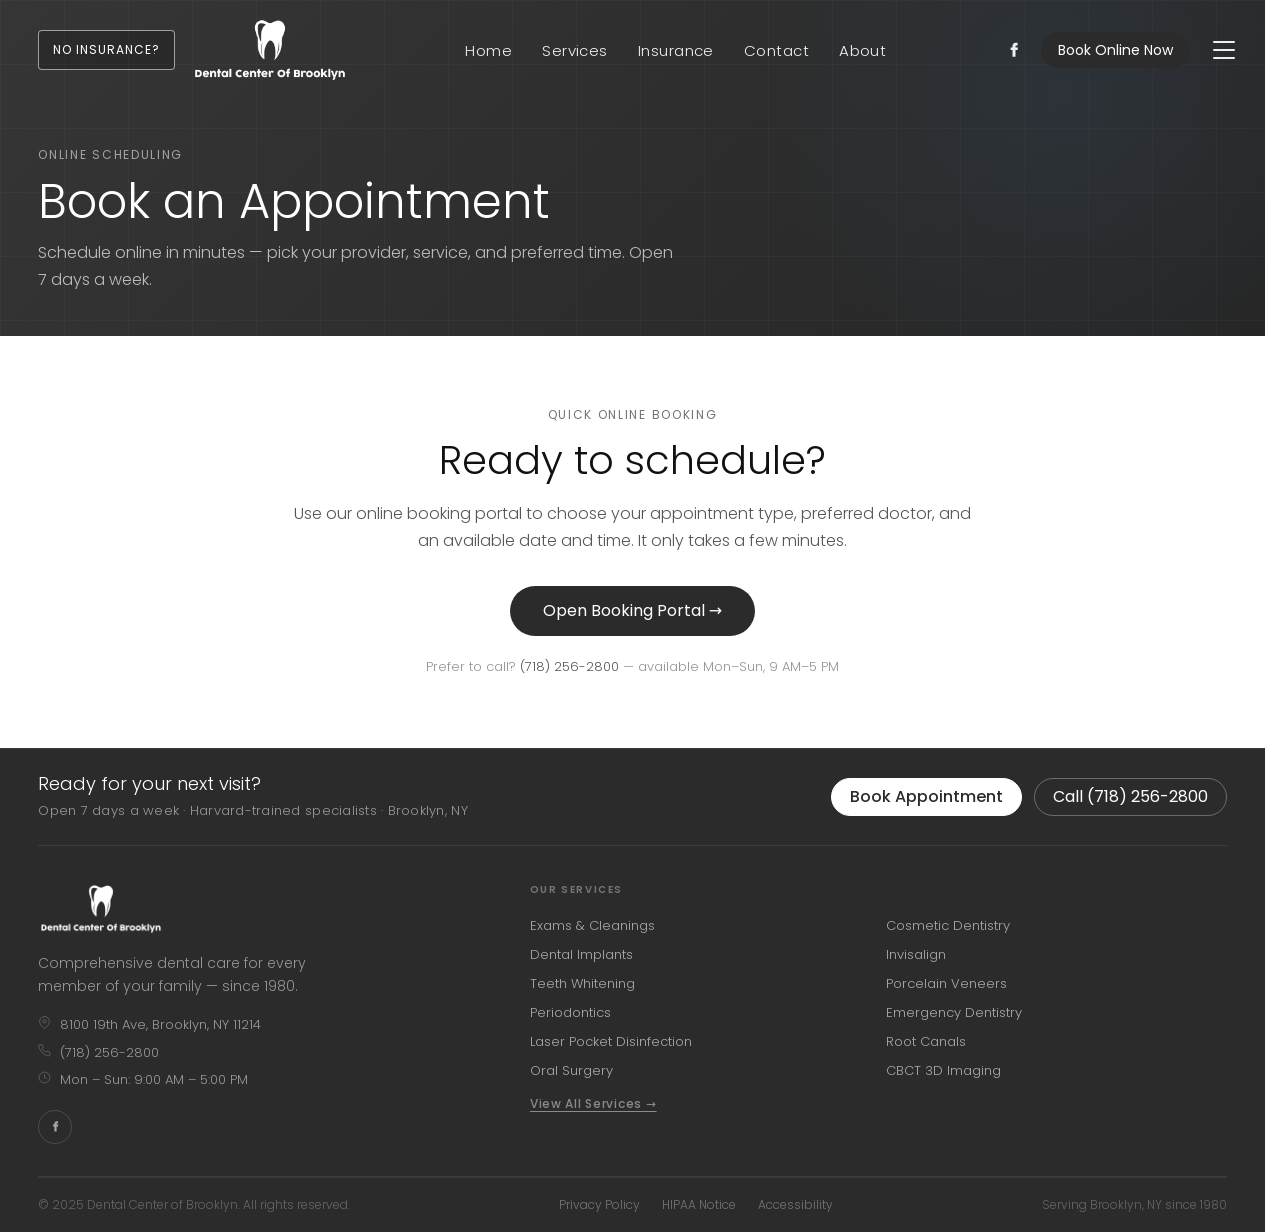
<file: appointments.html>
<!doctype html>
<html lang="en">
<head>
  <meta charset="utf-8" />
  <meta name="viewport" content="width=device-width, initial-scale=1, viewport-fit=cover" />
  <meta name="theme-color" content="#0f141c">
  <meta name="mobile-web-app-capable" content="yes">
  <meta name="apple-mobile-web-app-capable" content="yes">
  <meta name="apple-mobile-web-app-status-bar-style" content="black-translucent">
  <meta name="format-detection" content="telephone=yes">
  <title>Book an Appointment — Dental Center of Brooklyn</title>
  <meta name="description" content="Book your dental appointment online at Dental Center of Brooklyn. Quick, easy online scheduling available 24/7." />
  <link rel="preconnect" href="https://fonts.googleapis.com">
  <link rel="preconnect" href="https://fonts.gstatic.com" crossorigin>
  <link href="https://fonts.googleapis.com/css2?family=Poppins:wght@300;400;500;600&display=swap" rel="stylesheet">
  <link rel="stylesheet" href="assets/css/styles.css" />
</head>
<body class="inner appointments">
<a class="skip" href="#content">Skip to content</a>

<header id="siteHeader">
  <div class="wrap nav">
    <div class="leftGroup">
      <a class="noInsuranceBtn" href="no-insurance.html">No Insurance?</a>
      <a class="brand" href="index.html" aria-label="Home"><span class="brandMark"><img src="assets/img/logo-white.png" alt="Dental Center of Brooklyn"></span></a>
    </div>
    <nav aria-label="Primary">
      <a href="index.html">Home</a>
      <a href="offerings.html">Services</a>
      <a href="initiatives.html">Insurance</a>
      <a href="contact.html">Contact</a>
      <a href="about.html">About</a>
    </nav>
    <div class="right">
      <div class="social" aria-label="Social links">
        <a href="#" aria-label="Facebook"><svg viewBox="0 0 24 24" fill="none"><path d="M14 8.5V7c0-.7.5-1 1.1-1h1.7V2.2h-2.6C11.6 2.2 10 4 10 6.8v1.7H7.5V12H10v9h4v-9h2.7l.6-3.5H14Z" fill="currentColor"/></svg></a>
      </div>
      <a class="btn solid" href="https://onlinebooking.mydentistlink.com/82ea276f-825b-4646-b3f9-4a0b3f2a52f5/f93d6e15-8d6c-407d-bd52-ce909da52661" target="_blank" rel="noopener noreferrer">Book Online Now</a>
      <button class="hamburger" type="button" aria-label="Open menu" aria-controls="drawer" aria-expanded="false" data-drawer-open><span></span><span></span><span></span></button>
    </div>
  </div>
</header>

<div class="drawerBackdrop" data-drawer-close></div>
<aside class="drawer" id="drawer" aria-hidden="true" aria-label="Site menu">
  <div class="drawerHead">
    <a class="brandMark" href="index.html" aria-label="Home">
      <img src="assets/img/logo-white.png" alt="Dental Center of Brooklyn" style="height:44px;width:auto">
    </a>
    <button class="drawerClose" type="button" aria-label="Close menu" data-drawer-close>×</button>
  </div>

  <div class="drawerGrid">
    <div class="drawerCol">
      <h4>Pages</h4>
      <a href="index.html">Home</a>
      <a href="offerings.html">Services</a>
      <a href="initiatives.html">Insurance</a>
      <a href="contact.html">Contact</a>
      <a href="about.html">About</a>
      <a href="no-insurance.html">No Insurance Plans</a>
      <a class="noWrap" href="https://onlinebooking.mydentistlink.com/82ea276f-825b-4646-b3f9-4a0b3f2a52f5/f93d6e15-8d6c-407d-bd52-ce909da52661" target="_blank" rel="noopener noreferrer">Book Appointment ↗</a>
    </div>

    <div class="drawerCol">
      <h4>Services</h4>

      <div class="drawerGroupTitle">Preventive Care</div>
      <a href="offerings.html#svc-exams">Exams &amp; Cleanings</a>
      <a href="offerings.html#svc-fluoride">Fluoride Treatments</a>
      <a href="offerings.html#svc-emergency">Emergency Dentistry</a>

      <div class="drawerGroupTitle">Cosmetic Dentistry</div>
      <a href="offerings.html#svc-cosmetic">Cosmetic Dentistry</a>
      <a href="offerings.html#svc-veneers">Porcelain Veneers</a>
      <a href="offerings.html#svc-whitening">Teeth Whitening</a>

      <div class="drawerGroupTitle">Orthodontics</div>
      <a href="offerings.html#svc-invisalign">Invisalign</a>
      <a href="offerings.html#svc-orthodontics">Orthodontics</a>
      <a href="offerings.html#svc-periodontics">Gum Health – Periodontics</a>

      <div class="drawerGroupTitle">Restorative &amp; Surgical</div>
      <a href="offerings.html#svc-restorative">Restorative Dentistry</a>
      <a href="offerings.html#svc-rootcanals">Root Canals</a>
      <a href="offerings.html#svc-oralsurgery">Oral Surgery &amp; Sedation</a>
      <a href="offerings.html#svc-extractions">Extractions – Wisdom Teeth</a>
      <a href="offerings.html#svc-implants">Dental Implants</a>
      <a href="offerings.html#svc-cbct">CBCT 3D Imaging</a>
    </div>

    <div class="drawerCol">
      <h4>Quick Links</h4>
      <a href="no-insurance.html">No Insurance Plans</a>
      <a href="initiatives.html">Insurance Lookup</a>
      <a href="contact.html">Contact Us</a>
      <a href="about.html">About Us</a>
      <div class="drawerGroupTitle">Call Us</div>
      <a href="tel:+17182562800">(718) 256-2800</a>
    </div>
  </div>

  <div class="drawerNote">No dental insurance? Ask about our affordable in-office membership plans.</div>
  <a class="btn solid" href="no-insurance.html" style="align-self:flex-start">View Membership Plans</a>
</aside>

<main id="content">

  <section class="innerHero">
    <div class="innerHeroOverlay"></div>
    <div class="innerHeroGrid"></div>
    <div class="innerHeroAccent"></div>
    <div class="innerHeroContent">
      <div class="wrap">
        <div class="t-label" style="color:rgba(255,255,255,.55);margin-bottom:10px">Online Scheduling</div>
        <h1 class="innerHeroTitle">Book an Appointment</h1>
        <p class="innerHeroLead">Schedule online in minutes — pick your provider, service, and preferred time. Open 7 days a week.</p>
      </div>
    </div>
  </section>

  <section class="section">
    <div class="wrap">
      <div style="max-width:680px;margin:0 auto;text-align:center">
        <div class="t-label" style="margin-bottom:12px">Quick Online Booking</div>
        <h2 class="sectionHeading" style="margin-bottom:16px">Ready to schedule?</h2>
        <p style="font-size:16px;color:var(--ink2);line-height:1.7;margin-bottom:32px">Use our online booking portal to choose your appointment type, preferred doctor, and an available date and time. It only takes a few minutes.</p>
        <a class="btn solid" style="font-size:16px;padding:16px 32px" href="https://onlinebooking.mydentistlink.com/82ea276f-825b-4646-b3f9-4a0b3f2a52f5/f93d6e15-8d6c-407d-bd52-ce909da52661" target="_blank" rel="noopener noreferrer">Open Booking Portal →</a>
        <p style="margin-top:20px;font-size:13px;color:var(--ink3)">Prefer to call? <a href="tel:+17182562800">(718) 256-2800</a> — available Mon–Sun, 9 AM–5 PM</p>
      </div>
    </div>
  </section>

</main>

<footer>
  <div class="wrap">

    <!-- Top CTA strip -->
    <div class="footerCta">
      <div class="footerCtaText">
        <span class="footerCtaTitle">Ready for your next visit?</span>
        <span class="footerCtaSub">Open 7 days a week · Harvard-trained specialists · Brooklyn, NY</span>
      </div>
      <div class="footerCtaActions">
        <a class="btn solid" href="https://onlinebooking.mydentistlink.com/82ea276f-825b-4646-b3f9-4a0b3f2a52f5/f93d6e15-8d6c-407d-bd52-ce909da52661" target="_blank" rel="noopener noreferrer">Book Appointment</a>
        <a class="btn outline-white" href="tel:+17182562800">Call (718) 256-2800</a>
      </div>
    </div>

    <div class="footerDivider"></div>

    <!-- Main footer grid -->
    <div class="footerMain">

      <!-- Brand + contact combined -->
      <div class="footerBrandCol">
        <a class="footerLogoWrap" href="index.html" aria-label="Dental Center of Brooklyn home">
          <img src="assets/img/logo-white.png" alt="Dental Center of Brooklyn">
        </a>
        <p class="footerTagline">Comprehensive dental care for every member of your family — since 1980.</p>
        <div class="footerContactRow">
          <div class="footerContactItem">
            <svg viewBox="0 0 24 24" fill="none" stroke="currentColor" stroke-width="1.6"><path d="M21 10c0 7-9 13-9 13s-9-6-9-13a9 9 0 0 1 18 0z"/><circle cx="12" cy="10" r="3"/></svg>
            <span>8100 19th Ave, Brooklyn, NY 11214</span>
          </div>
          <div class="footerContactItem">
            <svg viewBox="0 0 24 24" fill="none" stroke="currentColor" stroke-width="1.6"><path d="M22 16.92v3a2 2 0 0 1-2.18 2 19.79 19.79 0 0 1-8.63-3.07A19.5 19.5 0 0 1 4.69 12a19.79 19.79 0 0 1-3.07-8.67A2 2 0 0 1 3.6 1.17h3a2 2 0 0 1 2 1.72c.127.96.361 1.903.7 2.81a2 2 0 0 1-.45 2.11L7.91 8.77a16 16 0 0 0 6 6l.85-.85a2 2 0 0 1 2.11-.45c.907.339 1.85.573 2.81.7a2 2 0 0 1 1.72 2z"/></svg>
            <a href="tel:+17182562800">(718) 256-2800</a>
          </div>
          <div class="footerContactItem">
            <svg viewBox="0 0 24 24" fill="none" stroke="currentColor" stroke-width="1.6"><circle cx="12" cy="12" r="10"/><polyline points="12 6 12 12 16 14"/></svg>
            <span>Mon – Sun: 9:00 AM – 5:00 PM</span>
          </div>
        </div>
        <div class="footerSocial">
          <a href="#" aria-label="Facebook"><svg viewBox="0 0 24 24" fill="none"><path d="M14 8.5V7c0-.7.5-1 1.1-1h1.7V2.2h-2.6C11.6 2.2 10 4 10 6.8v1.7H7.5V12H10v9h4v-9h2.7l.6-3.5H14Z" fill="currentColor"/></svg></a>
        </div>
      </div>

      <!-- Services quick list -->
      <div class="footerInfoCol">
        <div class="footerColLabel">Our Services</div>
        <div class="footerServiceGrid">
          <a href="offerings.html#svc-exams">Exams &amp; Cleanings</a>
          <a href="offerings.html#svc-cosmetic">Cosmetic Dentistry</a>
          <a href="offerings.html#svc-implants">Dental Implants</a>
          <a href="offerings.html#svc-invisalign">Invisalign</a>
          <a href="offerings.html#svc-whitening">Teeth Whitening</a>
          <a href="offerings.html#svc-veneers">Porcelain Veneers</a>
          <a href="offerings.html#svc-periodontics">Periodontics</a>
          <a href="offerings.html#svc-emergency">Emergency Dentistry</a>
          <a href="offerings.html#svc-lpd">Laser Pocket Disinfection</a>
          <a href="offerings.html#svc-rootcanals">Root Canals</a>
          <a href="offerings.html#svc-oralsurgery">Oral Surgery</a>
          <a href="offerings.html#svc-cbct">CBCT 3D Imaging</a>
        </div>
        <a href="offerings.html" class="footerAllServices">View All Services →</a>
      </div>

    </div>

    <div class="footerDivider"></div>

    <!-- Bottom bar -->
    <div class="footerBottom">
      <span class="footerCopy">© 2025 Dental Center of Brooklyn. All rights reserved.</span>
      <div class="footerLegal">
        <a href="privacy.html">Privacy Policy</a>
        <span class="footerLegalDot">·</span>
        <a href="privacy.html#hipaa">HIPAA Notice</a>
        <span class="footerLegalDot">·</span>
        <a href="privacy.html#accessibility">Accessibility</a>
      </div>
      <span class="footerCopy">Serving Brooklyn, NY since 1980</span>
    </div>

  </div>
</footer>

<script src="assets/js/drawer.js"></script>



<script>
  // ── Sticky header ──────────────────────────────────────────────
  var hdr = document.getElementById('siteHeader');
  function updateHeader() {
    if (hdr) hdr.classList.toggle('scrolled', window.scrollY > 40);
  }
  window.addEventListener('scroll', updateHeader, {passive: true});
  updateHeader();

  // ── FadeUp animation ───────────────────────────────────────────
  var fEls = document.querySelectorAll('.fadeUp');
  if (fEls.length) {
    var obs = new IntersectionObserver(function(entries) {
      entries.forEach(function(e) {
        if (e.isIntersecting) { e.target.classList.add('visible'); obs.unobserve(e.target); }
      });
    }, {threshold: 0.08, rootMargin: '0px 0px -30px 0px'});
    fEls.forEach(function(el) { obs.observe(el); });
  }

  // ── Pulse a card ────────────────────────────────────────────────
  function pulseCard(el) {
    if (!el) return;
    // Always remove and force reflow so it re-animates even for the same card
    el.classList.remove('anchorPulse');
    void el.offsetWidth;
    el.classList.add('anchorPulse');
    clearTimeout(el._pulseTimer);
    el._pulseTimer = setTimeout(function() {
      el.classList.remove('anchorPulse');
    }, 2500);
  }

  // ── Smooth scroll to card — NO jump ────────────────────────────
  function scrollToCard(hash) {
    var el = document.querySelector(hash);
    if (!el) return;
    var navH = parseInt(getComputedStyle(document.documentElement).getPropertyValue('--navH')) || 80;
    var top = el.getBoundingClientRect().top + window.scrollY - navH - 24;
    window.scrollTo({top: top, behavior: 'smooth'});
    pulseCard(el);
  }

  // ── Drawer link clicks ──────────────────────────────────────────
  document.querySelectorAll('.drawer a[href*="#"]').forEach(function(link) {
    link.addEventListener('click', function(e) {
      var href = this.getAttribute('href');
      var hashIdx = href.indexOf('#');
      if (hashIdx === -1) return;

      var hash     = href.slice(hashIdx);
      var pagePart = href.slice(0, hashIdx);
      var current  = window.location.pathname.split('/').pop() || 'index.html';
      var samePage = (!pagePart || pagePart === current);

      // Close drawer cleanly via shared function
      if (typeof window._closeDrawer === 'function') window._closeDrawer();

      if (samePage) {
        e.preventDefault();
        // Short delay for drawer close animation, then smooth scroll — no jump
        setTimeout(function() { scrollToCard(hash); }, 200);
      } else {
        // Navigate to offerings page — store hash so we can scroll on arrival
        // Don't use the hash in URL (causes browser jump); use sessionStorage instead
        e.preventDefault();
        sessionStorage.setItem('scrollTo', hash);
        window.location.href = pagePart;
      }
    });
  });

  // ── On page load — check if we were sent here from another page ─
  window.addEventListener('DOMContentLoaded', function() {
    var target = sessionStorage.getItem('scrollTo');
    if (target) {
      sessionStorage.removeItem('scrollTo');
      // Wait for full render then smooth scroll — zero jump
      setTimeout(function() { scrollToCard(target); }, 300);
    }
  });
</script>
</body>
</html>
</file>
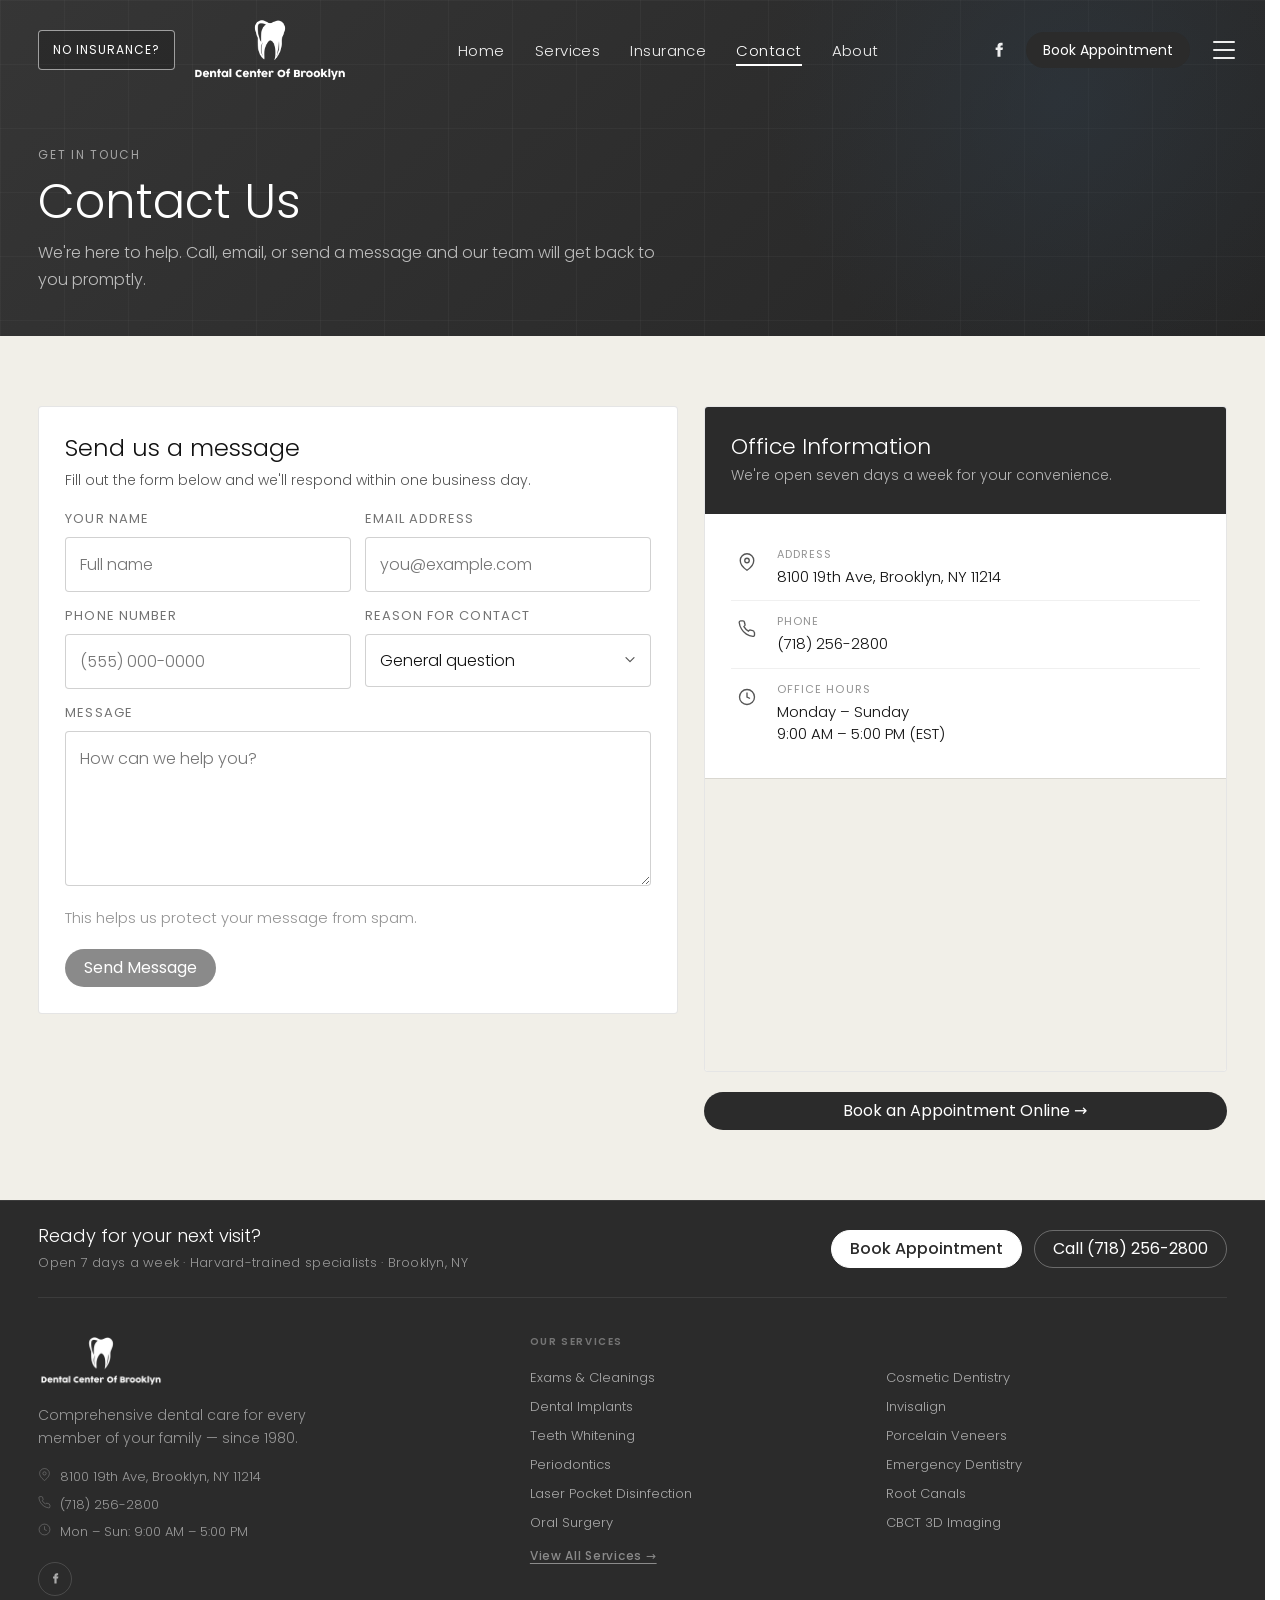
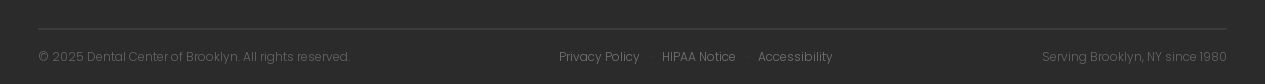
<file: contact.html>
<!doctype html>
<html lang="en">
<head>
  <meta charset="utf-8" />
  <meta name="viewport" content="width=device-width, initial-scale=1, viewport-fit=cover" />
  <meta name="theme-color" content="#0f141c">
  <meta name="mobile-web-app-capable" content="yes">
  <meta name="apple-mobile-web-app-capable" content="yes">
  <meta name="apple-mobile-web-app-status-bar-style" content="black-translucent">
  <meta name="format-detection" content="telephone=yes">
  <title>Contact Us — Dental Center of Brooklyn</title>
  <meta name="description" content="Get in touch with Dental Center of Brooklyn. Call, email, or send a message. We're open 7 days a week." />
  <link rel="preconnect" href="https://fonts.googleapis.com">
  <link rel="preconnect" href="https://fonts.gstatic.com" crossorigin>
  <link href="https://fonts.googleapis.com/css2?family=Poppins:wght@300;400;500;600&display=swap" rel="stylesheet">
  <link rel="stylesheet" href="assets/css/styles.css" />
  <script src="https://www.google.com/recaptcha/api.js" async defer></script>
  <script type="application/ld+json">{"@context":"https://schema.org","@type":["Dentist","MedicalBusiness","LocalBusiness"],"name":"Dental Center of Brooklyn","telephone":"(718) 256-2800","address":{"@type":"PostalAddress","streetAddress":"8100 19th Ave","addressLocality":"Brooklyn","addressRegion":"NY","postalCode":"11214","addressCountry":"US"}}</script>
</head>
<body class="inner contact">
<a class="skip" href="#content">Skip to content</a>

<header id="siteHeader">
  <div class="wrap nav">
    <div class="leftGroup">
      <a class="noInsuranceBtn" href="no-insurance.html">No Insurance?</a>
      <a class="brand" href="index.html" aria-label="Home"><span class="brandMark"><img src="assets/img/logo-white.png" alt="Dental Center of Brooklyn"></span></a>
    </div>
    <nav aria-label="Primary">
      <a href="index.html">Home</a>
      <a href="offerings.html">Services</a>
      <a href="initiatives.html">Insurance</a>
      <a href="contact.html" aria-current="page">Contact</a>
      <a href="about.html">About</a>
    </nav>
    <div class="right">
      <div class="social" aria-label="Social links">
        <a href="#" aria-label="Facebook"><svg viewBox="0 0 24 24" fill="none"><path d="M14 8.5V7c0-.7.5-1 1.1-1h1.7V2.2h-2.6C11.6 2.2 10 4 10 6.8v1.7H7.5V12H10v9h4v-9h2.7l.6-3.5H14Z" fill="currentColor"/></svg></a>
      </div>
      <a class="btn solid" href="https://onlinebooking.mydentistlink.com/82ea276f-825b-4646-b3f9-4a0b3f2a52f5/f93d6e15-8d6c-407d-bd52-ce909da52661" target="_blank" rel="noopener noreferrer">Book Appointment</a>
      <button class="hamburger" type="button" aria-label="Open menu" aria-controls="drawer" aria-expanded="false" data-drawer-open><span></span><span></span><span></span></button>
    </div>
  </div>
</header>

<div class="drawerBackdrop" data-drawer-close></div>
<aside class="drawer" id="drawer" aria-hidden="true" aria-label="Site menu">
  <div class="drawerHead">
    <a class="brandMark" href="index.html" aria-label="Home">
      <img src="assets/img/logo-white.png" alt="Dental Center of Brooklyn" style="height:44px;width:auto">
    </a>
    <button class="drawerClose" type="button" aria-label="Close menu" data-drawer-close>×</button>
  </div>

  <div class="drawerGrid">
    <div class="drawerCol">
      <h4>Pages</h4>
      <a href="index.html">Home</a>
      <a href="offerings.html">Services</a>
      <a href="initiatives.html">Insurance</a>
      <a href="contact.html">Contact</a>
      <a href="about.html">About</a>
      <a href="no-insurance.html">No Insurance Plans</a>
      <a class="noWrap" href="https://onlinebooking.mydentistlink.com/82ea276f-825b-4646-b3f9-4a0b3f2a52f5/f93d6e15-8d6c-407d-bd52-ce909da52661" target="_blank" rel="noopener noreferrer">Book Appointment ↗</a>
    </div>

    <div class="drawerCol">
      <h4>Services</h4>

      <div class="drawerGroupTitle">Preventive Care</div>
      <a href="offerings.html#svc-exams">Exams &amp; Cleanings</a>
      <a href="offerings.html#svc-fluoride">Fluoride Treatments</a>
      <a href="offerings.html#svc-emergency">Emergency Dentistry</a>

      <div class="drawerGroupTitle">Cosmetic Dentistry</div>
      <a href="offerings.html#svc-cosmetic">Cosmetic Dentistry</a>
      <a href="offerings.html#svc-veneers">Porcelain Veneers</a>
      <a href="offerings.html#svc-whitening">Teeth Whitening</a>

      <div class="drawerGroupTitle">Orthodontics</div>
      <a href="offerings.html#svc-invisalign">Invisalign</a>
      <a href="offerings.html#svc-orthodontics">Orthodontics</a>
      <a href="offerings.html#svc-periodontics">Gum Health – Periodontics</a>

      <div class="drawerGroupTitle">Restorative &amp; Surgical</div>
      <a href="offerings.html#svc-restorative">Restorative Dentistry</a>
      <a href="offerings.html#svc-rootcanals">Root Canals</a>
      <a href="offerings.html#svc-oralsurgery">Oral Surgery &amp; Sedation</a>
      <a href="offerings.html#svc-extractions">Extractions – Wisdom Teeth</a>
      <a href="offerings.html#svc-implants">Dental Implants</a>
      <a href="offerings.html#svc-cbct">CBCT 3D Imaging</a>
    </div>

    <div class="drawerCol">
      <h4>Quick Links</h4>
      <a href="no-insurance.html">No Insurance Plans</a>
      <a href="initiatives.html">Insurance Lookup</a>
      <a href="contact.html">Contact Us</a>
      <a href="about.html">About Us</a>
      <div class="drawerGroupTitle">Call Us</div>
      <a href="tel:+17182562800">(718) 256-2800</a>
    </div>
  </div>

  <div class="drawerNote">No dental insurance? Ask about our affordable in-office membership plans.</div>
  <a class="btn solid" href="no-insurance.html" style="align-self:flex-start">View Membership Plans</a>
</aside>

<main id="content">

  <!-- HERO -->
  <section class="innerHero">
    <div class="innerHeroOverlay"></div>
    <div class="innerHeroGrid"></div>
    <div class="innerHeroAccent"></div>
    <div class="innerHeroContent">
      <div class="wrap">
        <div class="t-label" style="color:rgba(255,255,255,.55);margin-bottom:10px">Get in Touch</div>
        <h1 class="innerHeroTitle">Contact Us</h1>
        <p class="innerHeroLead">We're here to help. Call, email, or send a message and our team will get back to you promptly.</p>
      </div>
    </div>
  </section>

  <!-- CONTACT CONTENT -->
  <section class="formSection">
    <div class="wrap">
      <div class="formGrid">

        <!-- FORM -->
        <div class="formPanel">
          <h3>Send us a message</h3>
          <p>Fill out the form below and we'll respond within one business day.</p>
          <form data-dento-contact onsubmit="return window.dentoContactSubmit(event);">
            <div class="row2">
              <div><label for="fName">Your name</label><input id="fName" required placeholder="Full name" /></div>
              <div><label for="fEmail">Email address</label><input id="fEmail" type="email" required placeholder="you@example.com" /></div>
            </div>
            <div class="row2">
              <div><label for="fPhone">Phone number</label><input id="fPhone" placeholder="(555) 000-0000" /></div>
              <div>
                <label for="fReason">Reason for contact</label>
                <select id="fReason">
                  <option>General question</option>
                  <option>Insurance verification</option>
                  <option>Appointment help</option>
                  <option>Billing inquiry</option>
                  <option>Emergency</option>
                </select>
              </div>
            </div>
            <div><label for="fMsg">Message</label><textarea id="fMsg" rows="5" required placeholder="How can we help you?"></textarea></div>

            <div class="captcha-wrap" aria-label="Spam protection">
              <div class="g-recaptcha"
                   data-sitekey="6LeIxAcTAAAAAJcZVRqyHh71UMIEGNQ_MXjiZKhI"
                   data-callback="dentoRecaptchaOk"
                   data-expired-callback="dentoRecaptchaExpired"></div>
              <noscript><p class="captcha-hint">Please enable JavaScript to submit this form.</p></noscript>
              <p class="captcha-hint">This helps us protect your message from spam.</p>
            </div>

            <div style="margin-top:20px"><button class="btn solid" type="submit" disabled>Send Message</button></div>
          </form>
        </div>

        <!-- INFO + MAP -->
        <div>
          <div class="infoPanel">
            <div class="infoPanelHead">
              <h3>Office Information</h3>
              <p>We're open seven days a week for your convenience.</p>
            </div>
            <div class="infoPanelBody">
              <div class="infoItem">
                <div class="infoIcon">
                  <svg viewBox="0 0 24 24" fill="none" stroke="currentColor" stroke-width="1.8"><path d="M21 10c0 7-9 13-9 13s-9-6-9-13a9 9 0 0 1 18 0z"/><circle cx="12" cy="10" r="3"/></svg>
                </div>
                <div>
                  <div class="infoLabel">Address</div>
                  <div class="infoValue">8100 19th Ave, Brooklyn, NY 11214</div>
                </div>
              </div>
              <div class="infoItem">
                <div class="infoIcon">
                  <svg viewBox="0 0 24 24" fill="none" stroke="currentColor" stroke-width="1.8"><path d="M22 16.92v3a2 2 0 0 1-2.18 2 19.79 19.79 0 0 1-8.63-3.07A19.5 19.5 0 0 1 4.69 12a19.79 19.79 0 0 1-3.07-8.67A2 2 0 0 1 3.6 1.17h3a2 2 0 0 1 2 1.72c.127.96.361 1.903.7 2.81a2 2 0 0 1-.45 2.11L7.91 8.77a16 16 0 0 0 6 6l.85-.85a2 2 0 0 1 2.11-.45c.907.339 1.85.573 2.81.7a2 2 0 0 1 1.72 2z"/></svg>
                </div>
                <div>
                  <div class="infoLabel">Phone</div>
                  <div class="infoValue"><a href="tel:+17182562800">(718) 256-2800</a></div>
                </div>
              </div>
                            <div class="infoItem">
                <div class="infoIcon">
                  <svg viewBox="0 0 24 24" fill="none" stroke="currentColor" stroke-width="1.8"><circle cx="12" cy="12" r="10"/><polyline points="12 6 12 12 16 14"/></svg>
                </div>
                <div>
                  <div class="infoLabel">Office Hours</div>
                  <div class="infoValue">Monday – Sunday<br>9:00 AM – 5:00 PM (EST)</div>
                </div>
              </div>
            </div>
            <div class="mapEmbed">
              <iframe
                src="https://www.google.com/maps/embed?pb=!1m18!1m12!1m3!1d3028.9556635093595!2d-74.00037242272471!3d40.60880184392506!2m3!1f0!2f0!3f0!3m2!1i1024!2i768!4f13.1!3m3!1m2!1s0x89c2450e2ae35f8d%3A0xb11724e5d4c510bc!2sDENTAL%20CENTER%20OF%20BROOKLYN!5e0!3m2!1sen!2sus!4v1770782492485!5m2!1sen!2sus"
                loading="lazy"
                referrerpolicy="no-referrer-when-downgrade"
                allowfullscreen
                title="Google Map — Dental Center of Brooklyn"
              ></iframe>
            </div>
          </div>

          <div style="margin-top:20px;text-align:center">
            <a class="btn solid" href="https://onlinebooking.mydentistlink.com/82ea276f-825b-4646-b3f9-4a0b3f2a52f5/f93d6e15-8d6c-407d-bd52-ce909da52661" target="_blank" rel="noopener noreferrer" style="width:100%;justify-content:center">Book an Appointment Online →</a>
          </div>
        </div>

      </div>
    </div>
  </section>

</main>

<footer>
  <div class="wrap">

    <!-- Top CTA strip -->
    <div class="footerCta">
      <div class="footerCtaText">
        <span class="footerCtaTitle">Ready for your next visit?</span>
        <span class="footerCtaSub">Open 7 days a week · Harvard-trained specialists · Brooklyn, NY</span>
      </div>
      <div class="footerCtaActions">
        <a class="btn solid" href="https://onlinebooking.mydentistlink.com/82ea276f-825b-4646-b3f9-4a0b3f2a52f5/f93d6e15-8d6c-407d-bd52-ce909da52661" target="_blank" rel="noopener noreferrer">Book Appointment</a>
        <a class="btn outline-white" href="tel:+17182562800">Call (718) 256-2800</a>
      </div>
    </div>

    <div class="footerDivider"></div>

    <!-- Main footer grid -->
    <div class="footerMain">

      <!-- Brand + contact combined -->
      <div class="footerBrandCol">
        <a class="footerLogoWrap" href="index.html" aria-label="Dental Center of Brooklyn home">
          <img src="assets/img/logo-white.png" alt="Dental Center of Brooklyn">
        </a>
        <p class="footerTagline">Comprehensive dental care for every member of your family — since 1980.</p>
        <div class="footerContactRow">
          <div class="footerContactItem">
            <svg viewBox="0 0 24 24" fill="none" stroke="currentColor" stroke-width="1.6"><path d="M21 10c0 7-9 13-9 13s-9-6-9-13a9 9 0 0 1 18 0z"/><circle cx="12" cy="10" r="3"/></svg>
            <span>8100 19th Ave, Brooklyn, NY 11214</span>
          </div>
          <div class="footerContactItem">
            <svg viewBox="0 0 24 24" fill="none" stroke="currentColor" stroke-width="1.6"><path d="M22 16.92v3a2 2 0 0 1-2.18 2 19.79 19.79 0 0 1-8.63-3.07A19.5 19.5 0 0 1 4.69 12a19.79 19.79 0 0 1-3.07-8.67A2 2 0 0 1 3.6 1.17h3a2 2 0 0 1 2 1.72c.127.96.361 1.903.7 2.81a2 2 0 0 1-.45 2.11L7.91 8.77a16 16 0 0 0 6 6l.85-.85a2 2 0 0 1 2.11-.45c.907.339 1.85.573 2.81.7a2 2 0 0 1 1.72 2z"/></svg>
            <a href="tel:+17182562800">(718) 256-2800</a>
          </div>
          <div class="footerContactItem">
            <svg viewBox="0 0 24 24" fill="none" stroke="currentColor" stroke-width="1.6"><circle cx="12" cy="12" r="10"/><polyline points="12 6 12 12 16 14"/></svg>
            <span>Mon – Sun: 9:00 AM – 5:00 PM</span>
          </div>
        </div>
        <div class="footerSocial">
          <a href="#" aria-label="Facebook"><svg viewBox="0 0 24 24" fill="none"><path d="M14 8.5V7c0-.7.5-1 1.1-1h1.7V2.2h-2.6C11.6 2.2 10 4 10 6.8v1.7H7.5V12H10v9h4v-9h2.7l.6-3.5H14Z" fill="currentColor"/></svg></a>
        </div>
      </div>

      <!-- Services quick list -->
      <div class="footerInfoCol">
        <div class="footerColLabel">Our Services</div>
        <div class="footerServiceGrid">
          <a href="offerings.html#svc-exams">Exams &amp; Cleanings</a>
          <a href="offerings.html#svc-cosmetic">Cosmetic Dentistry</a>
          <a href="offerings.html#svc-implants">Dental Implants</a>
          <a href="offerings.html#svc-invisalign">Invisalign</a>
          <a href="offerings.html#svc-whitening">Teeth Whitening</a>
          <a href="offerings.html#svc-veneers">Porcelain Veneers</a>
          <a href="offerings.html#svc-periodontics">Periodontics</a>
          <a href="offerings.html#svc-emergency">Emergency Dentistry</a>
          <a href="offerings.html#svc-lpd">Laser Pocket Disinfection</a>
          <a href="offerings.html#svc-rootcanals">Root Canals</a>
          <a href="offerings.html#svc-oralsurgery">Oral Surgery</a>
          <a href="offerings.html#svc-cbct">CBCT 3D Imaging</a>
        </div>
        <a href="offerings.html" class="footerAllServices">View All Services →</a>
      </div>

    </div>

    <div class="footerDivider"></div>

    <!-- Bottom bar -->
    <div class="footerBottom">
      <span class="footerCopy">© 2025 Dental Center of Brooklyn. All rights reserved.</span>
      <div class="footerLegal">
        <a href="privacy.html">Privacy Policy</a>
        <span class="footerLegalDot">·</span>
        <a href="privacy.html#hipaa">HIPAA Notice</a>
        <span class="footerLegalDot">·</span>
        <a href="privacy.html#accessibility">Accessibility</a>
      </div>
      <span class="footerCopy">Serving Brooklyn, NY since 1980</span>
    </div>

  </div>
</footer>

<script src="assets/js/app.js"></script>
<script src="assets/js/drawer.js"></script>



<script>
  // ── Sticky header ──────────────────────────────────────────────
  var hdr = document.getElementById('siteHeader');
  function updateHeader() {
    if (hdr) hdr.classList.toggle('scrolled', window.scrollY > 40);
  }
  window.addEventListener('scroll', updateHeader, {passive: true});
  updateHeader();

  // ── FadeUp animation ───────────────────────────────────────────
  var fEls = document.querySelectorAll('.fadeUp');
  if (fEls.length) {
    var obs = new IntersectionObserver(function(entries) {
      entries.forEach(function(e) {
        if (e.isIntersecting) { e.target.classList.add('visible'); obs.unobserve(e.target); }
      });
    }, {threshold: 0.08, rootMargin: '0px 0px -30px 0px'});
    fEls.forEach(function(el) { obs.observe(el); });
  }

  // ── Pulse a card ────────────────────────────────────────────────
  function pulseCard(el) {
    if (!el) return;
    // Always remove and force reflow so it re-animates even for the same card
    el.classList.remove('anchorPulse');
    void el.offsetWidth;
    el.classList.add('anchorPulse');
    clearTimeout(el._pulseTimer);
    el._pulseTimer = setTimeout(function() {
      el.classList.remove('anchorPulse');
    }, 2500);
  }

  // ── Smooth scroll to card — NO jump ────────────────────────────
  function scrollToCard(hash) {
    var el = document.querySelector(hash);
    if (!el) return;
    var navH = parseInt(getComputedStyle(document.documentElement).getPropertyValue('--navH')) || 80;
    var top = el.getBoundingClientRect().top + window.scrollY - navH - 24;
    window.scrollTo({top: top, behavior: 'smooth'});
    pulseCard(el);
  }

  // ── Drawer link clicks ──────────────────────────────────────────
  document.querySelectorAll('.drawer a[href*="#"]').forEach(function(link) {
    link.addEventListener('click', function(e) {
      var href = this.getAttribute('href');
      var hashIdx = href.indexOf('#');
      if (hashIdx === -1) return;

      var hash     = href.slice(hashIdx);
      var pagePart = href.slice(0, hashIdx);
      var current  = window.location.pathname.split('/').pop() || 'index.html';
      var samePage = (!pagePart || pagePart === current);

      // Close drawer cleanly via shared function
      if (typeof window._closeDrawer === 'function') window._closeDrawer();

      if (samePage) {
        e.preventDefault();
        // Short delay for drawer close animation, then smooth scroll — no jump
        setTimeout(function() { scrollToCard(hash); }, 200);
      } else {
        // Navigate to offerings page — store hash so we can scroll on arrival
        // Don't use the hash in URL (causes browser jump); use sessionStorage instead
        e.preventDefault();
        sessionStorage.setItem('scrollTo', hash);
        window.location.href = pagePart;
      }
    });
  });

  // ── On page load — check if we were sent here from another page ─
  window.addEventListener('DOMContentLoaded', function() {
    var target = sessionStorage.getItem('scrollTo');
    if (target) {
      sessionStorage.removeItem('scrollTo');
      // Wait for full render then smooth scroll — zero jump
      setTimeout(function() { scrollToCard(target); }, 300);
    }
  });
</script>
</body>
</html>
</file>
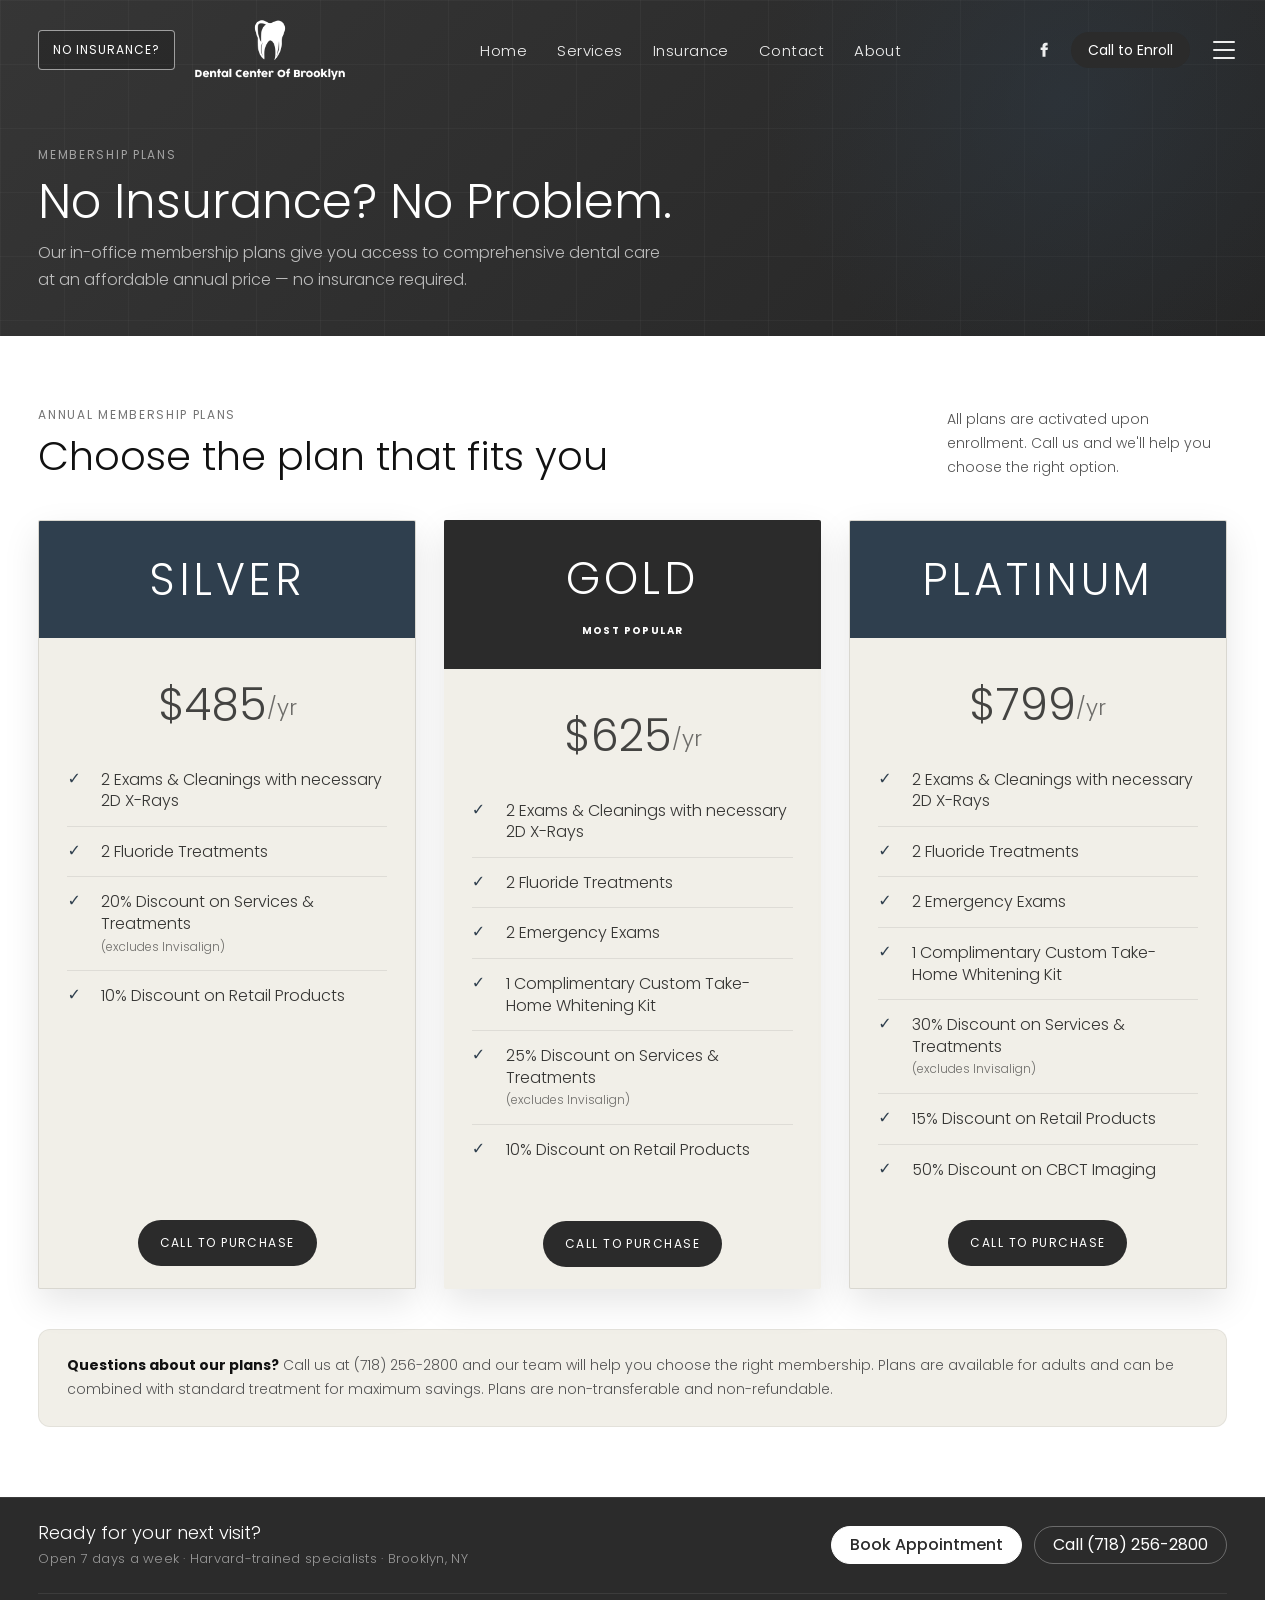
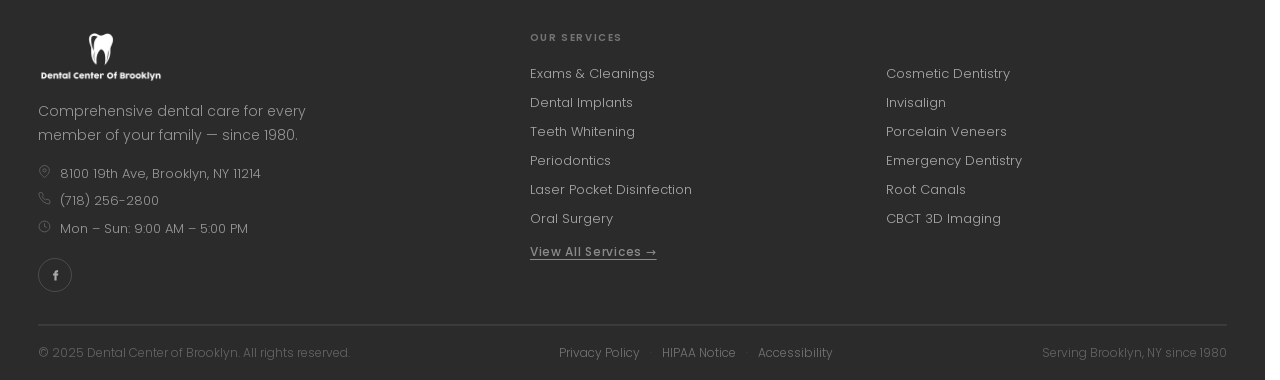
<file: no-insurance.html>
<!doctype html>
<html lang="en">
<head>
  <meta charset="utf-8" />
  <meta name="viewport" content="width=device-width, initial-scale=1, viewport-fit=cover" />
  <meta name="theme-color" content="#0f141c">
  <meta name="mobile-web-app-capable" content="yes">
  <meta name="apple-mobile-web-app-capable" content="yes">
  <meta name="apple-mobile-web-app-status-bar-style" content="black-translucent">
  <meta name="format-detection" content="telephone=yes">
  <title>No Insurance Plans — Dental Center of Brooklyn</title>
  <meta name="description" content="Affordable in-office dental membership plans for patients without insurance. Silver, Gold, and Platinum plans available." />
  <link rel="preconnect" href="https://fonts.googleapis.com">
  <link rel="preconnect" href="https://fonts.gstatic.com" crossorigin>
  <link href="https://fonts.googleapis.com/css2?family=Poppins:wght@300;400;500;600&display=swap" rel="stylesheet">
  <link rel="stylesheet" href="assets/css/styles.css" />
  <style>
    /* Gold plan highlight */
    .planCard.featured { border: 2px solid var(--teal); }
    .planCard.featured .planTop { background: var(--navy); }
    .planBadge {
      display: inline-block;
      background: var(--teal);
      color: #fff;
      font-size: 10px;
      font-weight: 700;
      letter-spacing: .14em;
      text-transform: uppercase;
      padding: 4px 12px;
      border-radius: 999px;
      margin-top: 8px;
    }
  </style>
</head>
<body class="inner noInsurance">
<a class="skip" href="#content">Skip to content</a>

<header id="siteHeader">
  <div class="wrap nav">
    <div class="leftGroup">
      <a class="noInsuranceBtn" href="no-insurance.html" aria-current="page">No Insurance?</a>
      <a class="brand" href="index.html" aria-label="Home"><span class="brandMark"><img src="assets/img/logo-white.png" alt="Dental Center of Brooklyn"></span></a>
    </div>
    <nav aria-label="Primary">
      <a href="index.html">Home</a>
      <a href="offerings.html">Services</a>
      <a href="initiatives.html">Insurance</a>
      <a href="contact.html">Contact</a>
      <a href="about.html">About</a>
    </nav>
    <div class="right">
      <div class="social" aria-label="Social links">
        <a href="#" aria-label="Facebook"><svg viewBox="0 0 24 24" fill="none"><path d="M14 8.5V7c0-.7.5-1 1.1-1h1.7V2.2h-2.6C11.6 2.2 10 4 10 6.8v1.7H7.5V12H10v9h4v-9h2.7l.6-3.5H14Z" fill="currentColor"/></svg></a>
      </div>
      <a class="btn solid" href="tel:+17182562800">Call to Enroll</a>
      <button class="hamburger" type="button" aria-label="Open menu" aria-controls="drawer" aria-expanded="false" data-drawer-open><span></span><span></span><span></span></button>
    </div>
  </div>
</header>

<div class="drawerBackdrop" data-drawer-close></div>
<aside class="drawer" id="drawer" aria-hidden="true" aria-label="Site menu">
  <div class="drawerHead">
    <a class="brandMark" href="index.html" aria-label="Home">
      <img src="assets/img/logo-white.png" alt="Dental Center of Brooklyn" style="height:44px;width:auto">
    </a>
    <button class="drawerClose" type="button" aria-label="Close menu" data-drawer-close>×</button>
  </div>

  <div class="drawerGrid">
    <div class="drawerCol">
      <h4>Pages</h4>
      <a href="index.html">Home</a>
      <a href="offerings.html">Services</a>
      <a href="initiatives.html">Insurance</a>
      <a href="contact.html">Contact</a>
      <a href="about.html">About</a>
      <a href="no-insurance.html">No Insurance Plans</a>
      <a class="noWrap" href="https://onlinebooking.mydentistlink.com/82ea276f-825b-4646-b3f9-4a0b3f2a52f5/f93d6e15-8d6c-407d-bd52-ce909da52661" target="_blank" rel="noopener noreferrer">Book Appointment ↗</a>
    </div>

    <div class="drawerCol">
      <h4>Services</h4>

      <div class="drawerGroupTitle">Preventive Care</div>
      <a href="offerings.html#svc-exams">Exams &amp; Cleanings</a>
      <a href="offerings.html#svc-fluoride">Fluoride Treatments</a>
      <a href="offerings.html#svc-emergency">Emergency Dentistry</a>

      <div class="drawerGroupTitle">Cosmetic Dentistry</div>
      <a href="offerings.html#svc-cosmetic">Cosmetic Dentistry</a>
      <a href="offerings.html#svc-veneers">Porcelain Veneers</a>
      <a href="offerings.html#svc-whitening">Teeth Whitening</a>

      <div class="drawerGroupTitle">Orthodontics</div>
      <a href="offerings.html#svc-invisalign">Invisalign</a>
      <a href="offerings.html#svc-orthodontics">Orthodontics</a>
      <a href="offerings.html#svc-periodontics">Gum Health – Periodontics</a>

      <div class="drawerGroupTitle">Restorative &amp; Surgical</div>
      <a href="offerings.html#svc-restorative">Restorative Dentistry</a>
      <a href="offerings.html#svc-rootcanals">Root Canals</a>
      <a href="offerings.html#svc-oralsurgery">Oral Surgery &amp; Sedation</a>
      <a href="offerings.html#svc-extractions">Extractions – Wisdom Teeth</a>
      <a href="offerings.html#svc-implants">Dental Implants</a>
      <a href="offerings.html#svc-cbct">CBCT 3D Imaging</a>
    </div>

    <div class="drawerCol">
      <h4>Quick Links</h4>
      <a href="no-insurance.html">No Insurance Plans</a>
      <a href="initiatives.html">Insurance Lookup</a>
      <a href="contact.html">Contact Us</a>
      <a href="about.html">About Us</a>
      <div class="drawerGroupTitle">Call Us</div>
      <a href="tel:+17182562800">(718) 256-2800</a>
    </div>
  </div>

  <div class="drawerNote">No dental insurance? Ask about our affordable in-office membership plans.</div>
  <a class="btn solid" href="no-insurance.html" style="align-self:flex-start">View Membership Plans</a>
</aside>

<main id="content">

  <!-- HERO -->
  <section class="innerHero">
    <div class="innerHeroOverlay"></div>
    <div class="innerHeroGrid"></div>
    <div class="innerHeroAccent"></div>
    <div class="innerHeroContent">
      <div class="wrap">
        <div class="t-label" style="color:rgba(255,255,255,.55);margin-bottom:10px">Membership Plans</div>
        <h1 class="innerHeroTitle">No Insurance? No Problem.</h1>
        <p class="innerHeroLead">Our in-office membership plans give you access to comprehensive dental care at an affordable annual price — no insurance required.</p>
      </div>
    </div>
  </section>

  <!-- PLANS SECTION -->
  <section class="section">
    <div class="wrap">
      <div class="sectionHead" style="margin-bottom:40px">
        <div>
          <div class="t-label">Annual Membership Plans</div>
          <h2 class="sectionHeading">Choose the plan that fits you</h2>
        </div>
        <p style="max-width:280px;font-size:14px;color:var(--ink2);line-height:1.7;text-align:left;align-self:flex-end">All plans are activated upon enrollment. Call us and we'll help you choose the right option.</p>
      </div>

      <div class="plansGrid" aria-label="No insurance plans">

        <!-- SILVER -->
        <article class="planCard fadeUp" aria-label="Silver plan">
          <div class="planTop">
            <div class="planName">Silver</div>
          </div>
          <div class="planBody">
            <div class="planPrice">$485<span>/yr</span></div>
            <ul class="planList">
              <li>2 Exams &amp; Cleanings with necessary 2D X-Rays</li>
              <li>2 Fluoride Treatments</li>
              <li>20% Discount on Services &amp; Treatments<br><small style="opacity:.7;font-size:12px">(excludes Invisalign)</small></li>
              <li>10% Discount on Retail Products</li>
            </ul>
            <div class="planBottom">
              <a class="planBtn" href="tel:+17182562800">Call to Purchase</a>
            </div>
          </div>
        </article>

        <!-- GOLD (featured) -->
        <article class="planCard featured fadeUp" aria-label="Gold plan — most popular">
          <div class="planTop">
            <div class="planName">Gold</div>
            <div class="planBadge">Most Popular</div>
          </div>
          <div class="planBody">
            <div class="planPrice">$625<span>/yr</span></div>
            <ul class="planList">
              <li>2 Exams &amp; Cleanings with necessary 2D X-Rays</li>
              <li>2 Fluoride Treatments</li>
              <li>2 Emergency Exams</li>
              <li>1 Complimentary Custom Take-Home Whitening Kit</li>
              <li>25% Discount on Services &amp; Treatments<br><small style="opacity:.7;font-size:12px">(excludes Invisalign)</small></li>
              <li>10% Discount on Retail Products</li>
            </ul>
            <div class="planBottom">
              <a class="planBtn" href="tel:+17182562800">Call to Purchase</a>
            </div>
          </div>
        </article>

        <!-- PLATINUM -->
        <article class="planCard fadeUp" aria-label="Platinum plan">
          <div class="planTop">
            <div class="planName">Platinum</div>
          </div>
          <div class="planBody">
            <div class="planPrice">$799<span>/yr</span></div>
            <ul class="planList">
              <li>2 Exams &amp; Cleanings with necessary 2D X-Rays</li>
              <li>2 Fluoride Treatments</li>
              <li>2 Emergency Exams</li>
              <li>1 Complimentary Custom Take-Home Whitening Kit</li>
              <li>30% Discount on Services &amp; Treatments<br><small style="opacity:.7;font-size:12px">(excludes Invisalign)</small></li>
              <li>15% Discount on Retail Products</li>
              <li>50% Discount on CBCT Imaging</li>
            </ul>
            <div class="planBottom">
              <a class="planBtn" href="tel:+17182562800">Call to Purchase</a>
            </div>
          </div>
        </article>

      </div>

      <div style="margin-top:40px;padding:24px 28px;background:var(--cream);border-radius:12px;border:1px solid var(--line2)">
        <p style="font-size:14px;color:var(--ink2);line-height:1.7">
          <strong style="color:var(--ink)">Questions about our plans?</strong> Call us at <a href="tel:+17182562800">(718) 256-2800</a> and our team will help you choose the right membership. Plans are available for adults and can be combined with standard treatment for maximum savings. Plans are non-transferable and non-refundable.
        </p>
      </div>
    </div>
  </section>

</main>

<footer>
  <div class="wrap">

    <!-- Top CTA strip -->
    <div class="footerCta">
      <div class="footerCtaText">
        <span class="footerCtaTitle">Ready for your next visit?</span>
        <span class="footerCtaSub">Open 7 days a week · Harvard-trained specialists · Brooklyn, NY</span>
      </div>
      <div class="footerCtaActions">
        <a class="btn solid" href="https://onlinebooking.mydentistlink.com/82ea276f-825b-4646-b3f9-4a0b3f2a52f5/f93d6e15-8d6c-407d-bd52-ce909da52661" target="_blank" rel="noopener noreferrer">Book Appointment</a>
        <a class="btn outline-white" href="tel:+17182562800">Call (718) 256-2800</a>
      </div>
    </div>

    <div class="footerDivider"></div>

    <!-- Main footer grid -->
    <div class="footerMain">

      <!-- Brand + contact combined -->
      <div class="footerBrandCol">
        <a class="footerLogoWrap" href="index.html" aria-label="Dental Center of Brooklyn home">
          <img src="assets/img/logo-white.png" alt="Dental Center of Brooklyn">
        </a>
        <p class="footerTagline">Comprehensive dental care for every member of your family — since 1980.</p>
        <div class="footerContactRow">
          <div class="footerContactItem">
            <svg viewBox="0 0 24 24" fill="none" stroke="currentColor" stroke-width="1.6"><path d="M21 10c0 7-9 13-9 13s-9-6-9-13a9 9 0 0 1 18 0z"/><circle cx="12" cy="10" r="3"/></svg>
            <span>8100 19th Ave, Brooklyn, NY 11214</span>
          </div>
          <div class="footerContactItem">
            <svg viewBox="0 0 24 24" fill="none" stroke="currentColor" stroke-width="1.6"><path d="M22 16.92v3a2 2 0 0 1-2.18 2 19.79 19.79 0 0 1-8.63-3.07A19.5 19.5 0 0 1 4.69 12a19.79 19.79 0 0 1-3.07-8.67A2 2 0 0 1 3.6 1.17h3a2 2 0 0 1 2 1.72c.127.96.361 1.903.7 2.81a2 2 0 0 1-.45 2.11L7.91 8.77a16 16 0 0 0 6 6l.85-.85a2 2 0 0 1 2.11-.45c.907.339 1.85.573 2.81.7a2 2 0 0 1 1.72 2z"/></svg>
            <a href="tel:+17182562800">(718) 256-2800</a>
          </div>
          <div class="footerContactItem">
            <svg viewBox="0 0 24 24" fill="none" stroke="currentColor" stroke-width="1.6"><circle cx="12" cy="12" r="10"/><polyline points="12 6 12 12 16 14"/></svg>
            <span>Mon – Sun: 9:00 AM – 5:00 PM</span>
          </div>
        </div>
        <div class="footerSocial">
          <a href="#" aria-label="Facebook"><svg viewBox="0 0 24 24" fill="none"><path d="M14 8.5V7c0-.7.5-1 1.1-1h1.7V2.2h-2.6C11.6 2.2 10 4 10 6.8v1.7H7.5V12H10v9h4v-9h2.7l.6-3.5H14Z" fill="currentColor"/></svg></a>
        </div>
      </div>

      <!-- Services quick list -->
      <div class="footerInfoCol">
        <div class="footerColLabel">Our Services</div>
        <div class="footerServiceGrid">
          <a href="offerings.html#svc-exams">Exams &amp; Cleanings</a>
          <a href="offerings.html#svc-cosmetic">Cosmetic Dentistry</a>
          <a href="offerings.html#svc-implants">Dental Implants</a>
          <a href="offerings.html#svc-invisalign">Invisalign</a>
          <a href="offerings.html#svc-whitening">Teeth Whitening</a>
          <a href="offerings.html#svc-veneers">Porcelain Veneers</a>
          <a href="offerings.html#svc-periodontics">Periodontics</a>
          <a href="offerings.html#svc-emergency">Emergency Dentistry</a>
          <a href="offerings.html#svc-lpd">Laser Pocket Disinfection</a>
          <a href="offerings.html#svc-rootcanals">Root Canals</a>
          <a href="offerings.html#svc-oralsurgery">Oral Surgery</a>
          <a href="offerings.html#svc-cbct">CBCT 3D Imaging</a>
        </div>
        <a href="offerings.html" class="footerAllServices">View All Services →</a>
      </div>

    </div>

    <div class="footerDivider"></div>

    <!-- Bottom bar -->
    <div class="footerBottom">
      <span class="footerCopy">© 2025 Dental Center of Brooklyn. All rights reserved.</span>
      <div class="footerLegal">
        <a href="privacy.html">Privacy Policy</a>
        <span class="footerLegalDot">·</span>
        <a href="privacy.html#hipaa">HIPAA Notice</a>
        <span class="footerLegalDot">·</span>
        <a href="privacy.html#accessibility">Accessibility</a>
      </div>
      <span class="footerCopy">Serving Brooklyn, NY since 1980</span>
    </div>

  </div>
</footer>

<script src="assets/js/app.js"></script>
<script src="assets/js/drawer.js"></script>
<script>
  const fadeEls = document.querySelectorAll('.fadeUp');
  const observer = new IntersectionObserver((entries) => {
    entries.forEach(e => { if (e.isIntersecting) { e.target.classList.add('visible'); observer.unobserve(e.target); } });
  }, { threshold: 0.08 });
  fadeEls.forEach(el => observer.observe(el));
</script>



<script>
  // ── Sticky header ──────────────────────────────────────────────
  var hdr = document.getElementById('siteHeader');
  function updateHeader() {
    if (hdr) hdr.classList.toggle('scrolled', window.scrollY > 40);
  }
  window.addEventListener('scroll', updateHeader, {passive: true});
  updateHeader();

  // ── FadeUp animation ───────────────────────────────────────────
  var fEls = document.querySelectorAll('.fadeUp');
  if (fEls.length) {
    var obs = new IntersectionObserver(function(entries) {
      entries.forEach(function(e) {
        if (e.isIntersecting) { e.target.classList.add('visible'); obs.unobserve(e.target); }
      });
    }, {threshold: 0.08, rootMargin: '0px 0px -30px 0px'});
    fEls.forEach(function(el) { obs.observe(el); });
  }

  // ── Pulse a card ────────────────────────────────────────────────
  function pulseCard(el) {
    if (!el) return;
    // Always remove and force reflow so it re-animates even for the same card
    el.classList.remove('anchorPulse');
    void el.offsetWidth;
    el.classList.add('anchorPulse');
    clearTimeout(el._pulseTimer);
    el._pulseTimer = setTimeout(function() {
      el.classList.remove('anchorPulse');
    }, 2500);
  }

  // ── Smooth scroll to card — NO jump ────────────────────────────
  function scrollToCard(hash) {
    var el = document.querySelector(hash);
    if (!el) return;
    var navH = parseInt(getComputedStyle(document.documentElement).getPropertyValue('--navH')) || 80;
    var rect = el.getBoundingClientRect();
    var elMid = rect.top + window.scrollY + rect.height / 2;
    var viewMid = navH + (window.innerHeight - navH) / 2;
    var top = Math.max(0, elMid - viewMid);
    window.scrollTo({top: top, behavior: 'smooth'});
    pulseCard(el);
  }

  // ── Drawer link clicks ──────────────────────────────────────────
  document.querySelectorAll('.drawer a[href*="#"]').forEach(function(link) {
    link.addEventListener('click', function(e) {
      var href = this.getAttribute('href');
      var hashIdx = href.indexOf('#');
      if (hashIdx === -1) return;

      var hash     = href.slice(hashIdx);
      var pagePart = href.slice(0, hashIdx);
      var current  = window.location.pathname.split('/').pop() || 'index.html';
      var samePage = (!pagePart || pagePart === current);

      // Close drawer cleanly via shared function
      if (typeof window._closeDrawer === 'function') window._closeDrawer();

      if (samePage) {
        e.preventDefault();
        // Short delay for drawer close animation, then smooth scroll — no jump
        setTimeout(function() { scrollToCard(hash); }, 200);
      } else {
        // Navigate to offerings page — store hash so we can scroll on arrival
        // Don't use the hash in URL (causes browser jump); use sessionStorage instead
        e.preventDefault();
        sessionStorage.setItem('scrollTo', hash);
        window.location.href = pagePart;
      }
    });
  });

  // ── On page load — check if we were sent here from another page ─
  window.addEventListener('DOMContentLoaded', function() {
    var target = sessionStorage.getItem('scrollTo');
    if (target) {
      sessionStorage.removeItem('scrollTo');
      // Wait for full render then smooth scroll — zero jump
      setTimeout(function() { scrollToCard(target); }, 300);
    }
  });
</script>
</body>
</html>
</file>
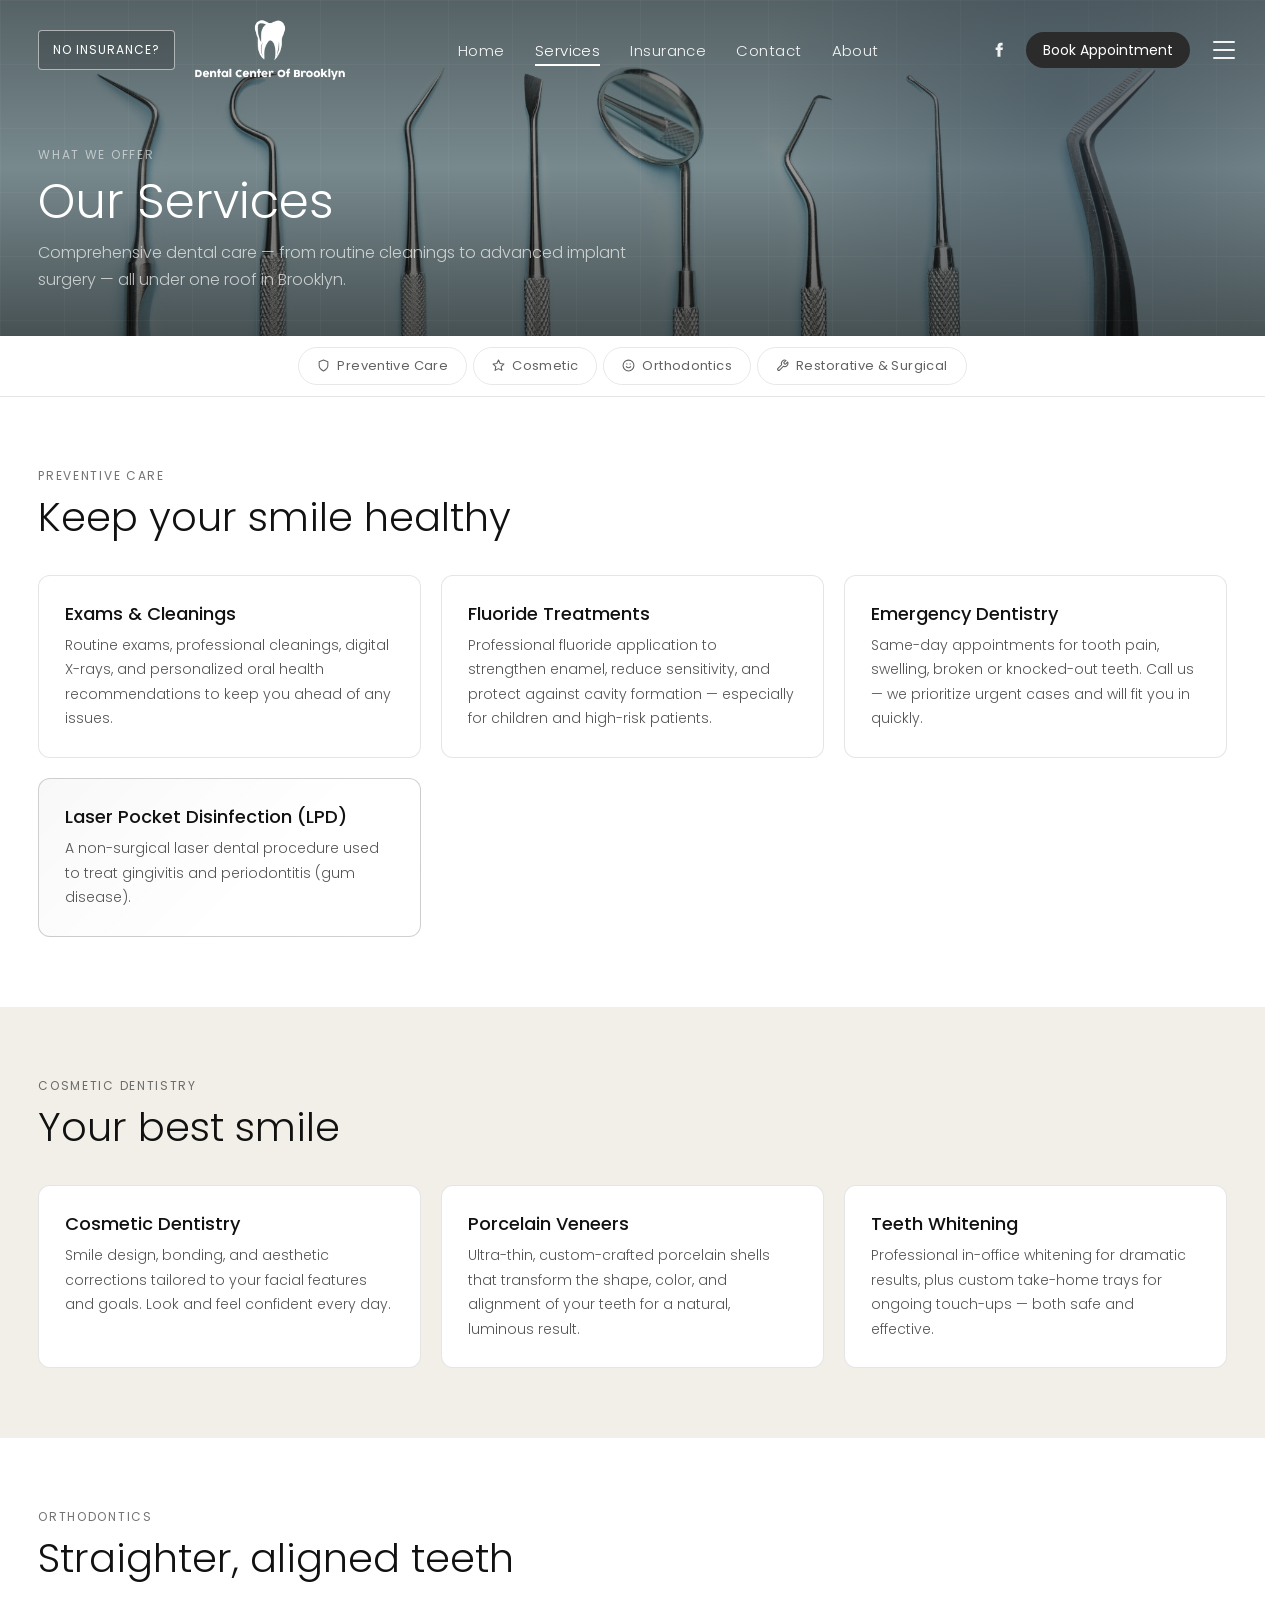
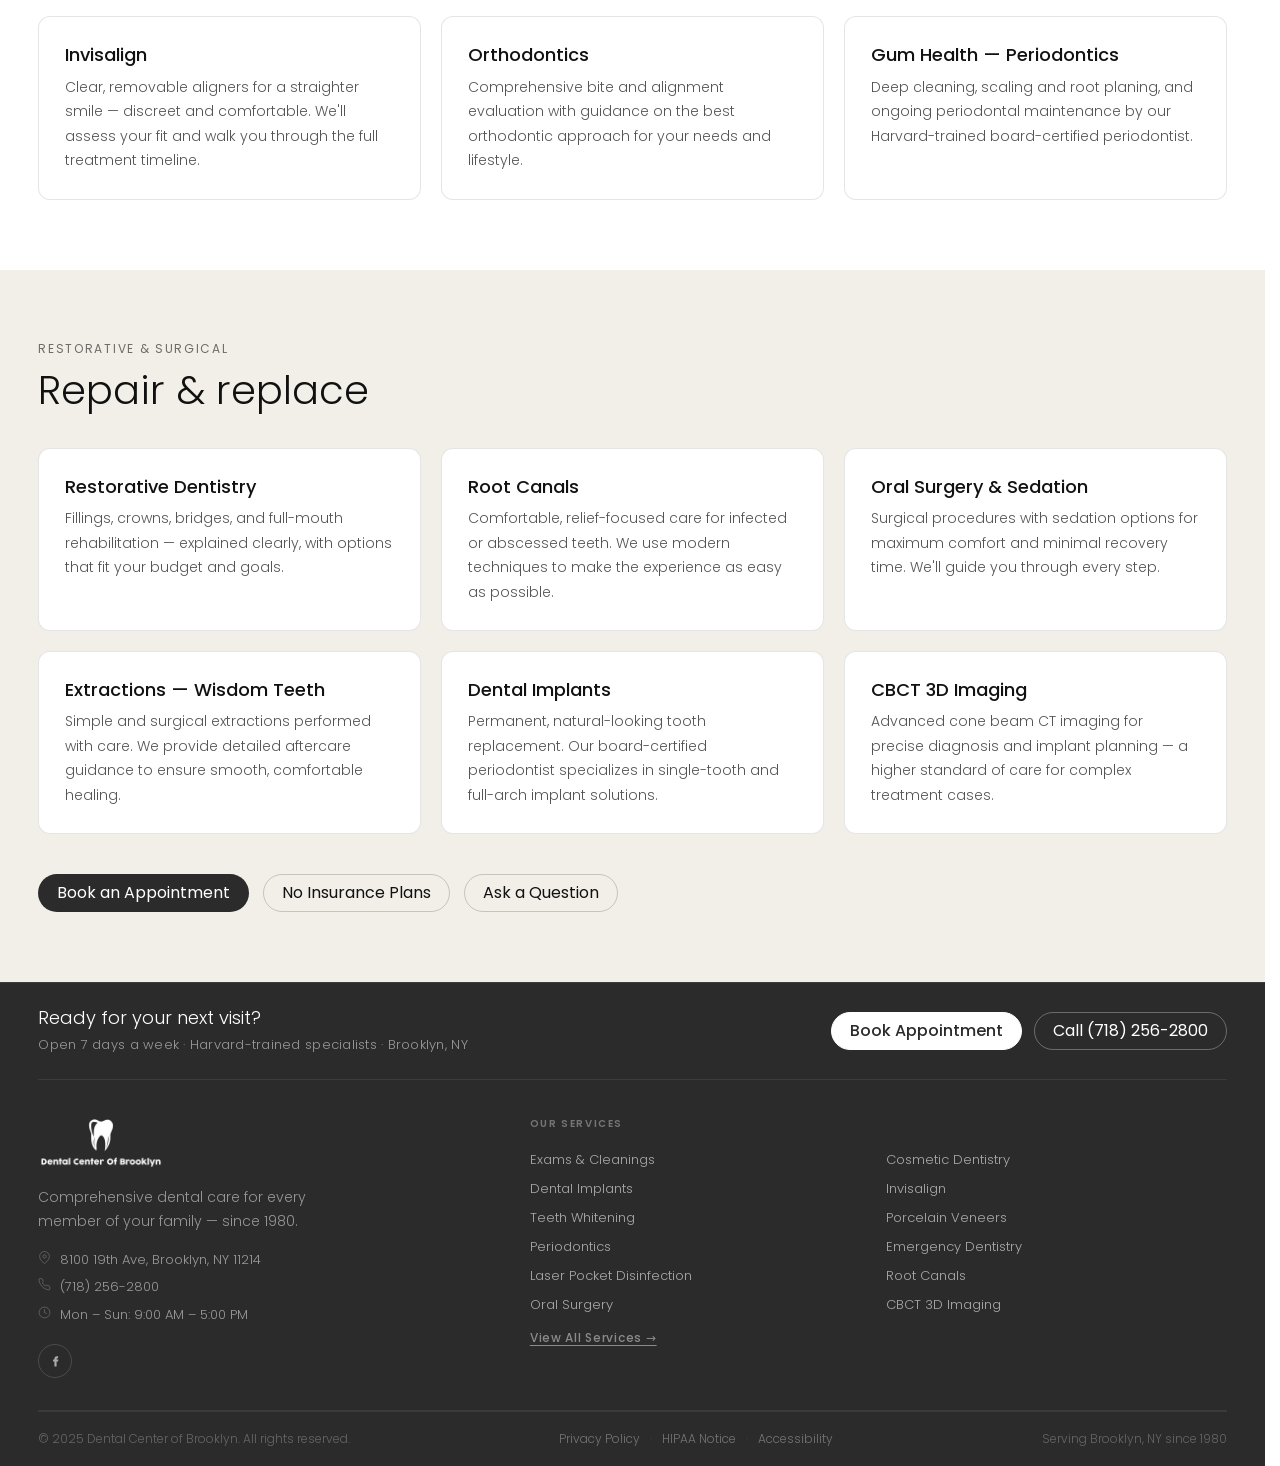
<file: offerings.html>
<!doctype html>
<html lang="en">
<head>
  
  <meta charset="utf-8" />
  <meta name="viewport" content="width=device-width, initial-scale=1, viewport-fit=cover" />
  <meta name="theme-color" content="#0f141c">
  <meta name="mobile-web-app-capable" content="yes">
  <meta name="apple-mobile-web-app-capable" content="yes">
  <meta name="apple-mobile-web-app-status-bar-style" content="black-translucent">
  <meta name="format-detection" content="telephone=yes">
  <title>Services — Dental Center of Brooklyn</title>
  <meta name="description" content="Full range of dental services: preventive, cosmetic, restorative, implants, and more. Serving Brooklyn, NY." />
  <link rel="preconnect" href="https://fonts.googleapis.com">
  <link rel="preconnect" href="https://fonts.gstatic.com" crossorigin>
  <link href="https://fonts.googleapis.com/css2?family=Poppins:wght@300;400;500;600&display=swap" rel="stylesheet">
  <link rel="stylesheet" href="assets/css/styles.css" />
  <script type="application/ld+json">{"@context":"https://schema.org","@type":["Dentist","MedicalBusiness","LocalBusiness"],"name":"Dental Center of Brooklyn","telephone":"(718) 256-2800","openingHours":"Mo-Su 09:00-17:00","address":{"@type":"PostalAddress","streetAddress":"8100 19th Ave","addressLocality":"Brooklyn","addressRegion":"NY","postalCode":"11214","addressCountry":"US"}}</script>
</head>
<body class="offerings">
<a class="skip" href="#content">Skip to content</a>

<header id="siteHeader">
  <div class="wrap nav">
    <div class="leftGroup">
      <a class="noInsuranceBtn" href="no-insurance.html">No Insurance?</a>
      <a class="brand" href="index.html" aria-label="Home"><span class="brandMark"><img src="assets/img/logo-white.png" alt="Dental Center of Brooklyn"></span></a>
    </div>
    <nav aria-label="Primary">
      <a href="index.html">Home</a>
      <a href="offerings.html" aria-current="page">Services</a>
      <a href="initiatives.html">Insurance</a>
      <a href="contact.html">Contact</a>
      <a href="about.html">About</a>
    </nav>
    <div class="right">
      <div class="social" aria-label="Social links">
        <a href="#" aria-label="Facebook"><svg viewBox="0 0 24 24" fill="none"><path d="M14 8.5V7c0-.7.5-1 1.1-1h1.7V2.2h-2.6C11.6 2.2 10 4 10 6.8v1.7H7.5V12H10v9h4v-9h2.7l.6-3.5H14Z" fill="currentColor"/></svg></a>
      </div>
      <a class="btn solid" href="https://onlinebooking.mydentistlink.com/82ea276f-825b-4646-b3f9-4a0b3f2a52f5/f93d6e15-8d6c-407d-bd52-ce909da52661" target="_blank" rel="noopener noreferrer">Book Appointment</a>
      <button class="hamburger" type="button" aria-label="Open menu" aria-controls="drawer" aria-expanded="false" data-drawer-open><span></span><span></span><span></span></button>
    </div>
  </div>
</header>

<div class="drawerBackdrop" data-drawer-close></div>
<aside class="drawer" id="drawer" aria-hidden="true" aria-label="Site menu">
  <div class="drawerHead">
    <a class="brandMark" href="index.html" aria-label="Home">
      <img src="assets/img/logo-white.png" alt="Dental Center of Brooklyn" style="height:44px;width:auto">
    </a>
    <button class="drawerClose" type="button" aria-label="Close menu" data-drawer-close>×</button>
  </div>

  <div class="drawerGrid">
    <div class="drawerCol">
      <h4>Pages</h4>
      <a href="index.html">Home</a>
      <a href="offerings.html">Services</a>
      <a href="initiatives.html">Insurance</a>
      <a href="contact.html">Contact</a>
      <a href="about.html">About</a>
      <a href="no-insurance.html">No Insurance Plans</a>
      <a class="noWrap" href="https://onlinebooking.mydentistlink.com/82ea276f-825b-4646-b3f9-4a0b3f2a52f5/f93d6e15-8d6c-407d-bd52-ce909da52661" target="_blank" rel="noopener noreferrer">Book Appointment ↗</a>
    </div>

    <div class="drawerCol">
      <h4>Services</h4>

      <div class="drawerGroupTitle">Preventive Care</div>
      <a href="offerings.html#svc-exams">Exams &amp; Cleanings</a>
      <a href="offerings.html#svc-fluoride">Fluoride Treatments</a>
      <a href="offerings.html#svc-emergency">Emergency Dentistry</a>
      <a href="offerings.html#svc-lpd">Laser Pocket Disinfection</a>

      <div class="drawerGroupTitle">Cosmetic Dentistry</div>
      <a href="offerings.html#svc-cosmetic">Cosmetic Dentistry</a>
      <a href="offerings.html#svc-veneers">Porcelain Veneers</a>
      <a href="offerings.html#svc-whitening">Teeth Whitening</a>

      <div class="drawerGroupTitle">Orthodontics</div>
      <a href="offerings.html#svc-invisalign">Invisalign</a>
      <a href="offerings.html#svc-orthodontics">Orthodontics</a>
      <a href="offerings.html#svc-periodontics">Gum Health – Periodontics</a>

      <div class="drawerGroupTitle">Restorative &amp; Surgical</div>
      <a href="offerings.html#svc-restorative">Restorative Dentistry</a>
      <a href="offerings.html#svc-rootcanals">Root Canals</a>
      <a href="offerings.html#svc-oralsurgery">Oral Surgery &amp; Sedation</a>
      <a href="offerings.html#svc-extractions">Extractions – Wisdom Teeth</a>
      <a href="offerings.html#svc-implants">Dental Implants</a>
      <a href="offerings.html#svc-cbct">CBCT 3D Imaging</a>
    </div>

    <div class="drawerCol">
      <h4>Quick Links</h4>
      <a href="no-insurance.html">No Insurance Plans</a>
      <a href="initiatives.html">Insurance Lookup</a>
      <a href="contact.html">Contact Us</a>
      <a href="about.html">About Us</a>
      <div class="drawerGroupTitle">Call Us</div>
      <a href="tel:+17182562800">(718) 256-2800</a>
    </div>
  </div>

  <div class="drawerNote">No dental insurance? Ask about our affordable in-office membership plans.</div>
  <a class="btn solid" href="no-insurance.html" style="align-self:flex-start">View Membership Plans</a>
</aside>

<main id="content">

  <!-- HERO -->
  <section class="innerHero offeringsHero">
    <img class="offeringsPhoto" src="assets/img/offerings-hero.jpeg" alt="" aria-hidden="true" />
    <div class="innerHeroOverlay"></div>
    <div class="innerHeroGrid"></div>
    <div class="innerHeroAccent"></div>
    <div class="innerHeroContent">
      <div class="wrap">
        <div class="t-label" style="color:rgba(255,255,255,.55);margin-bottom:10px">What We Offer</div>
        <h1 class="innerHeroTitle">Our Services</h1>
        <p class="innerHeroLead">Comprehensive dental care — from routine cleanings to advanced implant surgery — all under one roof in Brooklyn.</p>
      </div>
    </div>
  </section>

  <!-- CATEGORY NAV -->
  <nav class="offeringsCatNav" aria-label="Jump to service category">
    <div class="wrap">
      <a class="catPill" href="#section-preventive">
        <svg viewBox="0 0 24 24" width="13" height="13" fill="none" stroke="currentColor" stroke-width="2" stroke-linecap="round" stroke-linejoin="round"><path d="M12 22s8-4 8-10V5l-8-3-8 3v7c0 6 8 10 8 10z"/></svg>
        Preventive Care
      </a>
      <a class="catPill" href="#section-cosmetic">
        <svg viewBox="0 0 24 24" width="13" height="13" fill="none" stroke="currentColor" stroke-width="2" stroke-linecap="round" stroke-linejoin="round"><polygon points="12 2 15.09 8.26 22 9.27 17 14.14 18.18 21.02 12 17.77 5.82 21.02 7 14.14 2 9.27 8.91 8.26 12 2"/></svg>
        Cosmetic
      </a>
      <a class="catPill" href="#section-orthodontics">
        <svg viewBox="0 0 24 24" width="13" height="13" fill="none" stroke="currentColor" stroke-width="2" stroke-linecap="round" stroke-linejoin="round"><circle cx="12" cy="12" r="10"/><path d="M8 14s1.5 2 4 2 4-2 4-2"/><line x1="9" y1="9" x2="9.01" y2="9"/><line x1="15" y1="9" x2="15.01" y2="9"/></svg>
        Orthodontics
      </a>
      <a class="catPill" href="#section-restorative">
        <svg viewBox="0 0 24 24" width="13" height="13" fill="none" stroke="currentColor" stroke-width="2" stroke-linecap="round" stroke-linejoin="round"><path d="M14.7 6.3a1 1 0 0 0 0 1.4l1.6 1.6a1 1 0 0 0 1.4 0l3.77-3.77a6 6 0 0 1-7.94 7.94l-6.91 6.91a2.12 2.12 0 0 1-3-3l6.91-6.91a6 6 0 0 1 7.94-7.94l-3.76 3.76z"/></svg>
        Restorative &amp; Surgical
      </a>
    </div>
  </nav>

  <!-- PREVENTIVE -->
  <section class="section" id="section-preventive">
    <div class="wrap">
      <div class="sectionHead">
        <div>
          <div class="t-label">Preventive Care</div>
          <h2 class="sectionHeading">Keep your smile healthy</h2>
        </div>
      </div>
      <div class="cardsGrid">
        <div class="serviceCard fadeUp" id="svc-exams">
          <h3>Exams &amp; Cleanings</h3>
          <p>Routine exams, professional cleanings, digital X-rays, and personalized oral health recommendations to keep you ahead of any issues.</p>
        </div>
        <div class="serviceCard fadeUp" id="svc-fluoride">
          <h3>Fluoride Treatments</h3>
          <p>Professional fluoride application to strengthen enamel, reduce sensitivity, and protect against cavity formation — especially for children and high-risk patients.</p>
        </div>
        <div class="serviceCard fadeUp" id="svc-emergency">
          <h3>Emergency Dentistry</h3>
          <p>Same-day appointments for tooth pain, swelling, broken or knocked-out teeth. Call us — we prioritize urgent cases and will fit you in quickly.</p>
        </div>
        <div class="serviceCard fadeUp" id="svc-lpd">
          <h3>Laser Pocket Disinfection (LPD)</h3>
          <p>A non-surgical laser dental procedure used to treat gingivitis and periodontitis (gum disease).</p>
        </div>
      </div>
    </div>
  </section>

  <!-- COSMETIC -->
  <section class="section alt" id="section-cosmetic">
    <div class="wrap">
      <div class="sectionHead">
        <div>
          <div class="t-label">Cosmetic Dentistry</div>
          <h2 class="sectionHeading">Your best smile</h2>
        </div>
      </div>
      <div class="cardsGrid">
        <div class="serviceCard fadeUp" id="svc-cosmetic">
          <h3>Cosmetic Dentistry</h3>
          <p>Smile design, bonding, and aesthetic corrections tailored to your facial features and goals. Look and feel confident every day.</p>
        </div>
        <div class="serviceCard fadeUp" id="svc-veneers">
          <h3>Porcelain Veneers</h3>
          <p>Ultra-thin, custom-crafted porcelain shells that transform the shape, color, and alignment of your teeth for a natural, luminous result.</p>
        </div>
        <div class="serviceCard fadeUp" id="svc-whitening">
          <h3>Teeth Whitening</h3>
          <p>Professional in-office whitening for dramatic results, plus custom take-home trays for ongoing touch-ups — both safe and effective.</p>
        </div>
      </div>
    </div>
  </section>

  <!-- ORTHODONTICS -->
  <section class="section" id="section-orthodontics">
    <div class="wrap">
      <div class="sectionHead">
        <div>
          <div class="t-label">Orthodontics</div>
          <h2 class="sectionHeading">Straighter, aligned teeth</h2>
        </div>
      </div>
      <div class="cardsGrid">
        <div class="serviceCard fadeUp" id="svc-invisalign">
          <h3>Invisalign</h3>
          <p>Clear, removable aligners for a straighter smile — discreet and comfortable. We'll assess your fit and walk you through the full treatment timeline.</p>
        </div>
        <div class="serviceCard fadeUp" id="svc-orthodontics">
          <h3>Orthodontics</h3>
          <p>Comprehensive bite and alignment evaluation with guidance on the best orthodontic approach for your needs and lifestyle.</p>
        </div>
        <div class="serviceCard fadeUp" id="svc-periodontics">
          <h3>Gum Health — Periodontics</h3>
          <p>Deep cleaning, scaling and root planing, and ongoing periodontal maintenance by our Harvard-trained board-certified periodontist.</p>
        </div>
      </div>
    </div>
  </section>

  <!-- RESTORATIVE -->
  <section class="section alt" id="section-restorative">
    <div class="wrap">
      <div class="sectionHead">
        <div>
          <div class="t-label">Restorative &amp; Surgical</div>
          <h2 class="sectionHeading">Repair &amp; replace</h2>
        </div>
      </div>
      <div class="cardsGrid">
        <div class="serviceCard fadeUp" id="svc-restorative">
          <h3>Restorative Dentistry</h3>
          <p>Fillings, crowns, bridges, and full-mouth rehabilitation — explained clearly, with options that fit your budget and goals.</p>
        </div>
        <div class="serviceCard fadeUp" id="svc-rootcanals">
          <h3>Root Canals</h3>
          <p>Comfortable, relief-focused care for infected or abscessed teeth. We use modern techniques to make the experience as easy as possible.</p>
        </div>
        <div class="serviceCard fadeUp" id="svc-oralsurgery">
          <h3>Oral Surgery &amp; Sedation</h3>
          <p>Surgical procedures with sedation options for maximum comfort and minimal recovery time. We'll guide you through every step.</p>
        </div>
        <div class="serviceCard fadeUp" id="svc-extractions">
          <h3>Extractions — Wisdom Teeth</h3>
          <p>Simple and surgical extractions performed with care. We provide detailed aftercare guidance to ensure smooth, comfortable healing.</p>
        </div>
        <div class="serviceCard fadeUp" id="svc-implants">
          <h3>Dental Implants</h3>
          <p>Permanent, natural-looking tooth replacement. Our board-certified periodontist specializes in single-tooth and full-arch implant solutions.</p>
        </div>
        <div class="serviceCard fadeUp" id="svc-cbct">
          <h3>CBCT 3D Imaging</h3>
          <p>Advanced cone beam CT imaging for precise diagnosis and implant planning — a higher standard of care for complex treatment cases.</p>
        </div>
      </div>

      <div style="margin-top:40px;display:flex;gap:14px;flex-wrap:wrap">
        <a class="btn solid" href="https://onlinebooking.mydentistlink.com/82ea276f-825b-4646-b3f9-4a0b3f2a52f5/f93d6e15-8d6c-407d-bd52-ce909da52661" target="_blank" rel="noopener noreferrer">Book an Appointment</a>
        <a class="btn" href="no-insurance.html">No Insurance Plans</a>
        <a class="btn" href="contact.html">Ask a Question</a>
      </div>
    </div>
  </section>

</main>

<footer>
  <div class="wrap">

    <!-- Top CTA strip -->
    <div class="footerCta">
      <div class="footerCtaText">
        <span class="footerCtaTitle">Ready for your next visit?</span>
        <span class="footerCtaSub">Open 7 days a week · Harvard-trained specialists · Brooklyn, NY</span>
      </div>
      <div class="footerCtaActions">
        <a class="btn solid" href="https://onlinebooking.mydentistlink.com/82ea276f-825b-4646-b3f9-4a0b3f2a52f5/f93d6e15-8d6c-407d-bd52-ce909da52661" target="_blank" rel="noopener noreferrer">Book Appointment</a>
        <a class="btn outline-white" href="tel:+17182562800">Call (718) 256-2800</a>
      </div>
    </div>

    <div class="footerDivider"></div>

    <!-- Main footer grid -->
    <div class="footerMain">

      <!-- Brand + contact combined -->
      <div class="footerBrandCol">
        <a class="footerLogoWrap" href="index.html" aria-label="Dental Center of Brooklyn home">
          <img src="assets/img/logo-white.png" alt="Dental Center of Brooklyn">
        </a>
        <p class="footerTagline">Comprehensive dental care for every member of your family — since 1980.</p>
        <div class="footerContactRow">
          <div class="footerContactItem">
            <svg viewBox="0 0 24 24" fill="none" stroke="currentColor" stroke-width="1.6"><path d="M21 10c0 7-9 13-9 13s-9-6-9-13a9 9 0 0 1 18 0z"/><circle cx="12" cy="10" r="3"/></svg>
            <span>8100 19th Ave, Brooklyn, NY 11214</span>
          </div>
          <div class="footerContactItem">
            <svg viewBox="0 0 24 24" fill="none" stroke="currentColor" stroke-width="1.6"><path d="M22 16.92v3a2 2 0 0 1-2.18 2 19.79 19.79 0 0 1-8.63-3.07A19.5 19.5 0 0 1 4.69 12a19.79 19.79 0 0 1-3.07-8.67A2 2 0 0 1 3.6 1.17h3a2 2 0 0 1 2 1.72c.127.96.361 1.903.7 2.81a2 2 0 0 1-.45 2.11L7.91 8.77a16 16 0 0 0 6 6l.85-.85a2 2 0 0 1 2.11-.45c.907.339 1.85.573 2.81.7a2 2 0 0 1 1.72 2z"/></svg>
            <a href="tel:+17182562800">(718) 256-2800</a>
          </div>
          <div class="footerContactItem">
            <svg viewBox="0 0 24 24" fill="none" stroke="currentColor" stroke-width="1.6"><circle cx="12" cy="12" r="10"/><polyline points="12 6 12 12 16 14"/></svg>
            <span>Mon – Sun: 9:00 AM – 5:00 PM</span>
          </div>
        </div>
        <div class="footerSocial">
          <a href="#" aria-label="Facebook"><svg viewBox="0 0 24 24" fill="none"><path d="M14 8.5V7c0-.7.5-1 1.1-1h1.7V2.2h-2.6C11.6 2.2 10 4 10 6.8v1.7H7.5V12H10v9h4v-9h2.7l.6-3.5H14Z" fill="currentColor"/></svg></a>
        </div>
      </div>

      <!-- Services quick list -->
      <div class="footerInfoCol">
        <div class="footerColLabel">Our Services</div>
        <div class="footerServiceGrid">
          <a href="offerings.html#svc-exams">Exams &amp; Cleanings</a>
          <a href="offerings.html#svc-cosmetic">Cosmetic Dentistry</a>
          <a href="offerings.html#svc-implants">Dental Implants</a>
          <a href="offerings.html#svc-invisalign">Invisalign</a>
          <a href="offerings.html#svc-whitening">Teeth Whitening</a>
          <a href="offerings.html#svc-veneers">Porcelain Veneers</a>
          <a href="offerings.html#svc-periodontics">Periodontics</a>
          <a href="offerings.html#svc-emergency">Emergency Dentistry</a>
          <a href="offerings.html#svc-lpd">Laser Pocket Disinfection</a>
          <a href="offerings.html#svc-rootcanals">Root Canals</a>
          <a href="offerings.html#svc-oralsurgery">Oral Surgery</a>
          <a href="offerings.html#svc-cbct">CBCT 3D Imaging</a>
        </div>
        <a href="offerings.html" class="footerAllServices">View All Services →</a>
      </div>

    </div>

    <div class="footerDivider"></div>

    <!-- Bottom bar -->
    <div class="footerBottom">
      <span class="footerCopy">© 2025 Dental Center of Brooklyn. All rights reserved.</span>
      <div class="footerLegal">
        <a href="privacy.html">Privacy Policy</a>
        <span class="footerLegalDot">·</span>
        <a href="privacy.html#hipaa">HIPAA Notice</a>
        <span class="footerLegalDot">·</span>
        <a href="privacy.html#accessibility">Accessibility</a>
      </div>
      <span class="footerCopy">Serving Brooklyn, NY since 1980</span>
    </div>

  </div>
</footer>

<script src="assets/js/app.js"></script>
<script src="assets/js/drawer.js"></script>
<script>
  const header = document.getElementById('siteHeader');
  const fadeEls = document.querySelectorAll('.fadeUp');
  const observer = new IntersectionObserver((entries) => {
    entries.forEach(e => { if (e.isIntersecting) { e.target.classList.add('visible'); observer.unobserve(e.target); } });
  }, { threshold: 0.08, rootMargin: '0px 0px -30px 0px' });
  fadeEls.forEach(el => observer.observe(el));
</script>



<script>
  // ── Sticky header ──────────────────────────────────────────────
  var hdr = document.getElementById('siteHeader');
  function updateHeader() {
    if (hdr) hdr.classList.toggle('scrolled', window.scrollY > 40);
  }
  window.addEventListener('scroll', updateHeader, {passive: true});
  updateHeader();

  // ── FadeUp animation ───────────────────────────────────────────
  var fEls = document.querySelectorAll('.fadeUp');
  if (fEls.length) {
    var obs = new IntersectionObserver(function(entries) {
      entries.forEach(function(e) {
        if (e.isIntersecting) { e.target.classList.add('visible'); obs.unobserve(e.target); }
      });
    }, {threshold: 0.08, rootMargin: '0px 0px -30px 0px'});
    fEls.forEach(function(el) { obs.observe(el); });
  }

  // ── Pulse a card ────────────────────────────────────────────────
  function pulseCard(el) {
    if (!el) return;
    // Always remove and force reflow so it re-animates even for the same card
    el.classList.remove('anchorPulse');
    void el.offsetWidth;
    el.classList.add('anchorPulse');
    clearTimeout(el._pulseTimer);
    el._pulseTimer = setTimeout(function() {
      el.classList.remove('anchorPulse');
    }, 2500);
  }

  // ── Smooth scroll to card — NO jump ────────────────────────────
  function scrollToCard(hash) {
    var el = document.querySelector(hash);
    if (!el) return;
    var navH = parseInt(getComputedStyle(document.documentElement).getPropertyValue('--navH')) || 80;
    var rect = el.getBoundingClientRect();
    var elMid = rect.top + window.scrollY + rect.height / 2;
    var viewMid = navH + (window.innerHeight - navH) / 2;
    var top = Math.max(0, elMid - viewMid);
    window.scrollTo({top: top, behavior: 'smooth'});
    pulseCard(el);
  }

  // ── Drawer link clicks ──────────────────────────────────────────
  document.querySelectorAll('.drawer a[href*="#"]').forEach(function(link) {
    link.addEventListener('click', function(e) {
      var href = this.getAttribute('href');
      var hashIdx = href.indexOf('#');
      if (hashIdx === -1) return;

      var hash     = href.slice(hashIdx);
      var pagePart = href.slice(0, hashIdx);
      var current  = window.location.pathname.split('/').pop() || 'index.html';
      var samePage = (!pagePart || pagePart === current);

      // Close drawer cleanly via shared function
      if (typeof window._closeDrawer === 'function') window._closeDrawer();

      if (samePage) {
        e.preventDefault();
        // Short delay for drawer close animation, then smooth scroll — no jump
        setTimeout(function() { scrollToCard(hash); }, 200);
      } else {
        // Navigate to offerings page — store hash so we can scroll on arrival
        // Don't use the hash in URL (causes browser jump); use sessionStorage instead
        e.preventDefault();
        sessionStorage.setItem('scrollTo', hash);
        window.location.href = pagePart;
      }
    });
  });

  // ── On page load — check if we were sent here from another page ─
  window.addEventListener('DOMContentLoaded', function() {
    var target = sessionStorage.getItem('scrollTo');
    if (target) {
      sessionStorage.removeItem('scrollTo');
      // Wait for full render then smooth scroll — zero jump
      setTimeout(function() { scrollToCard(target); }, 300);
    }
  });
</script>
</body>
</html>
</file>
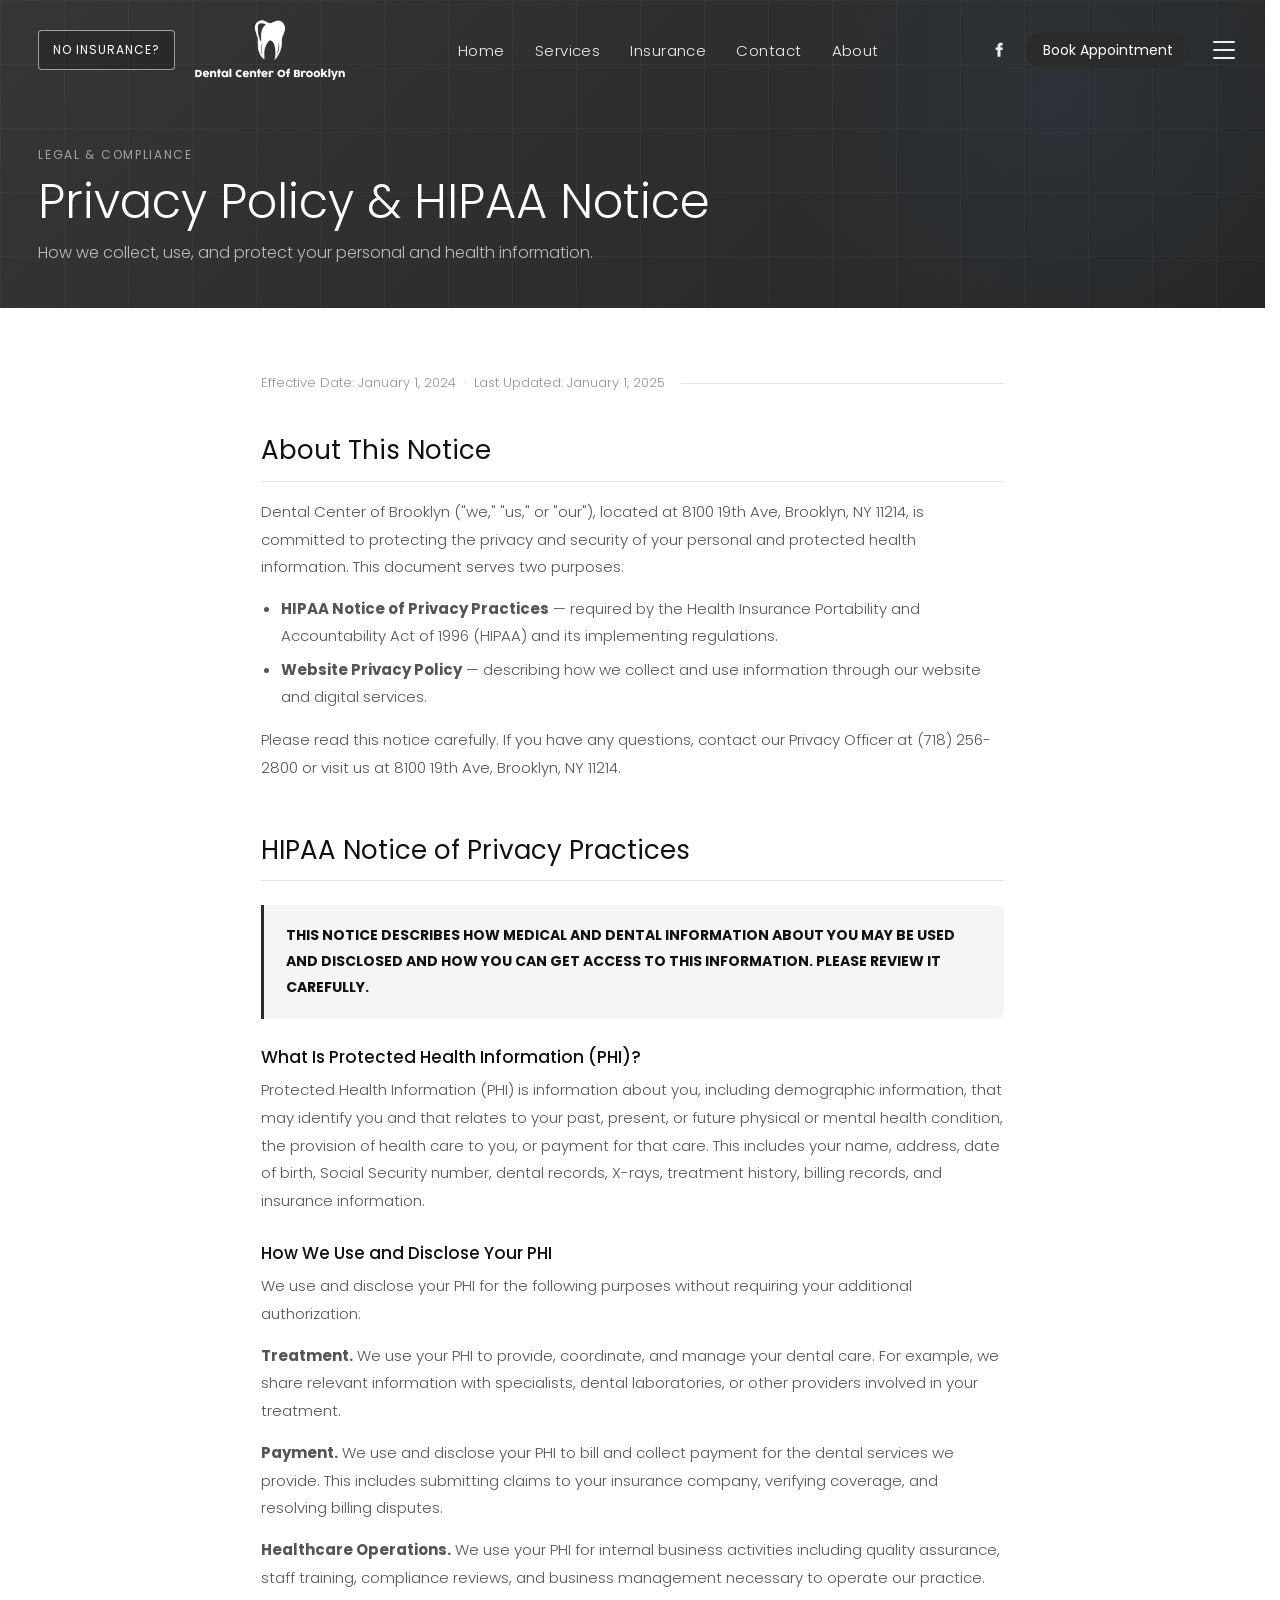
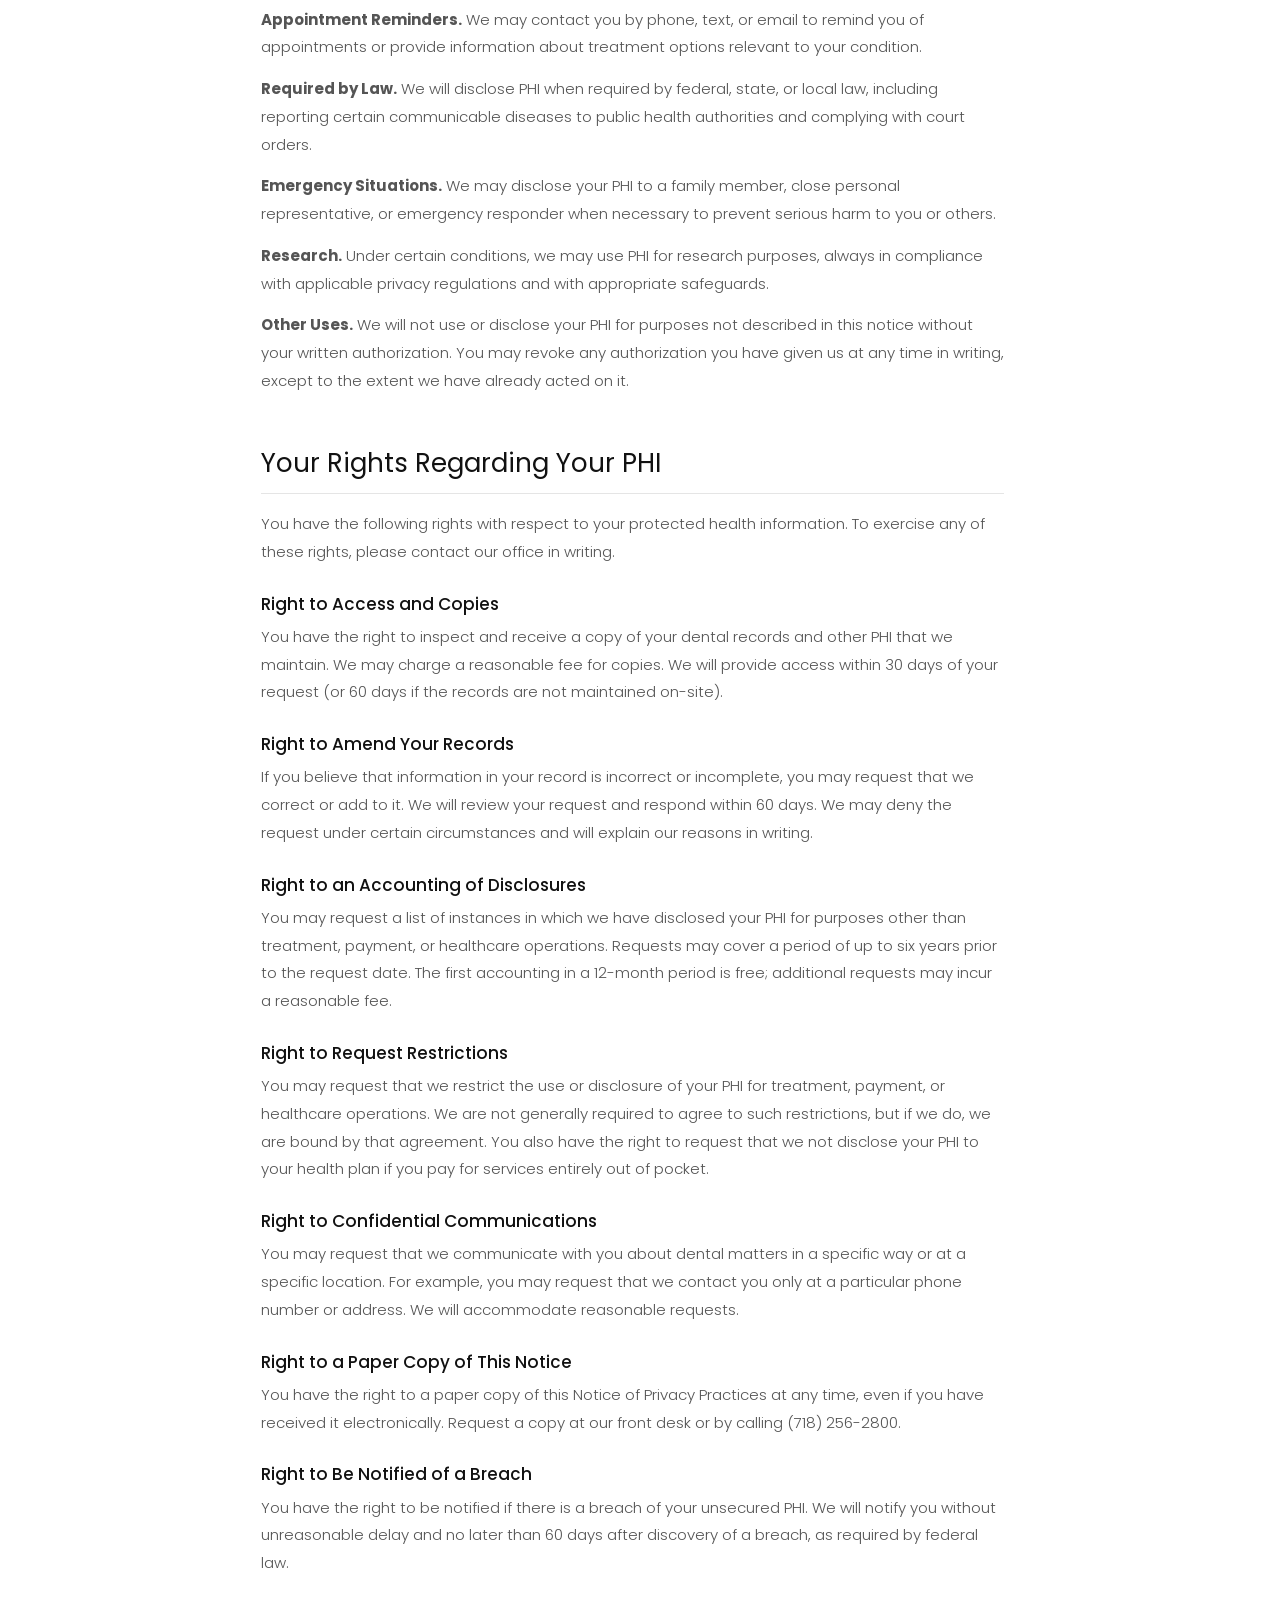
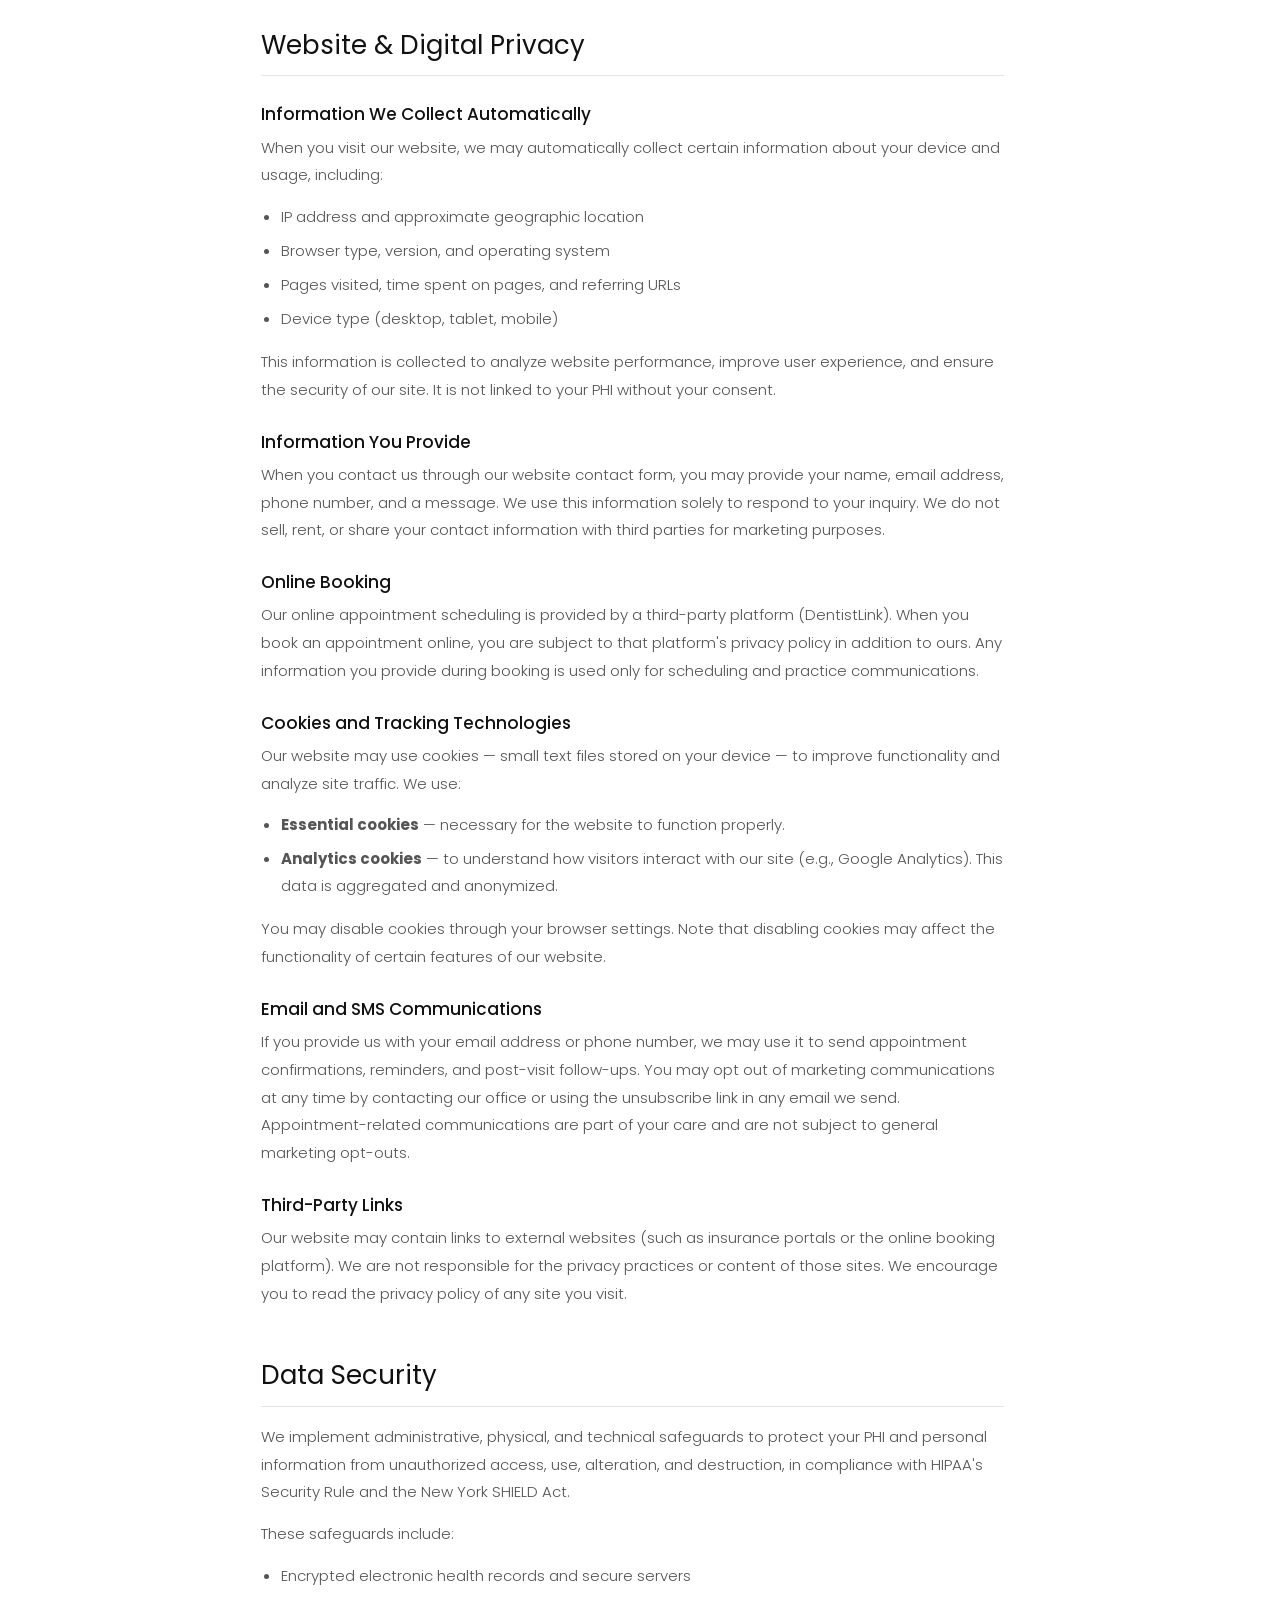
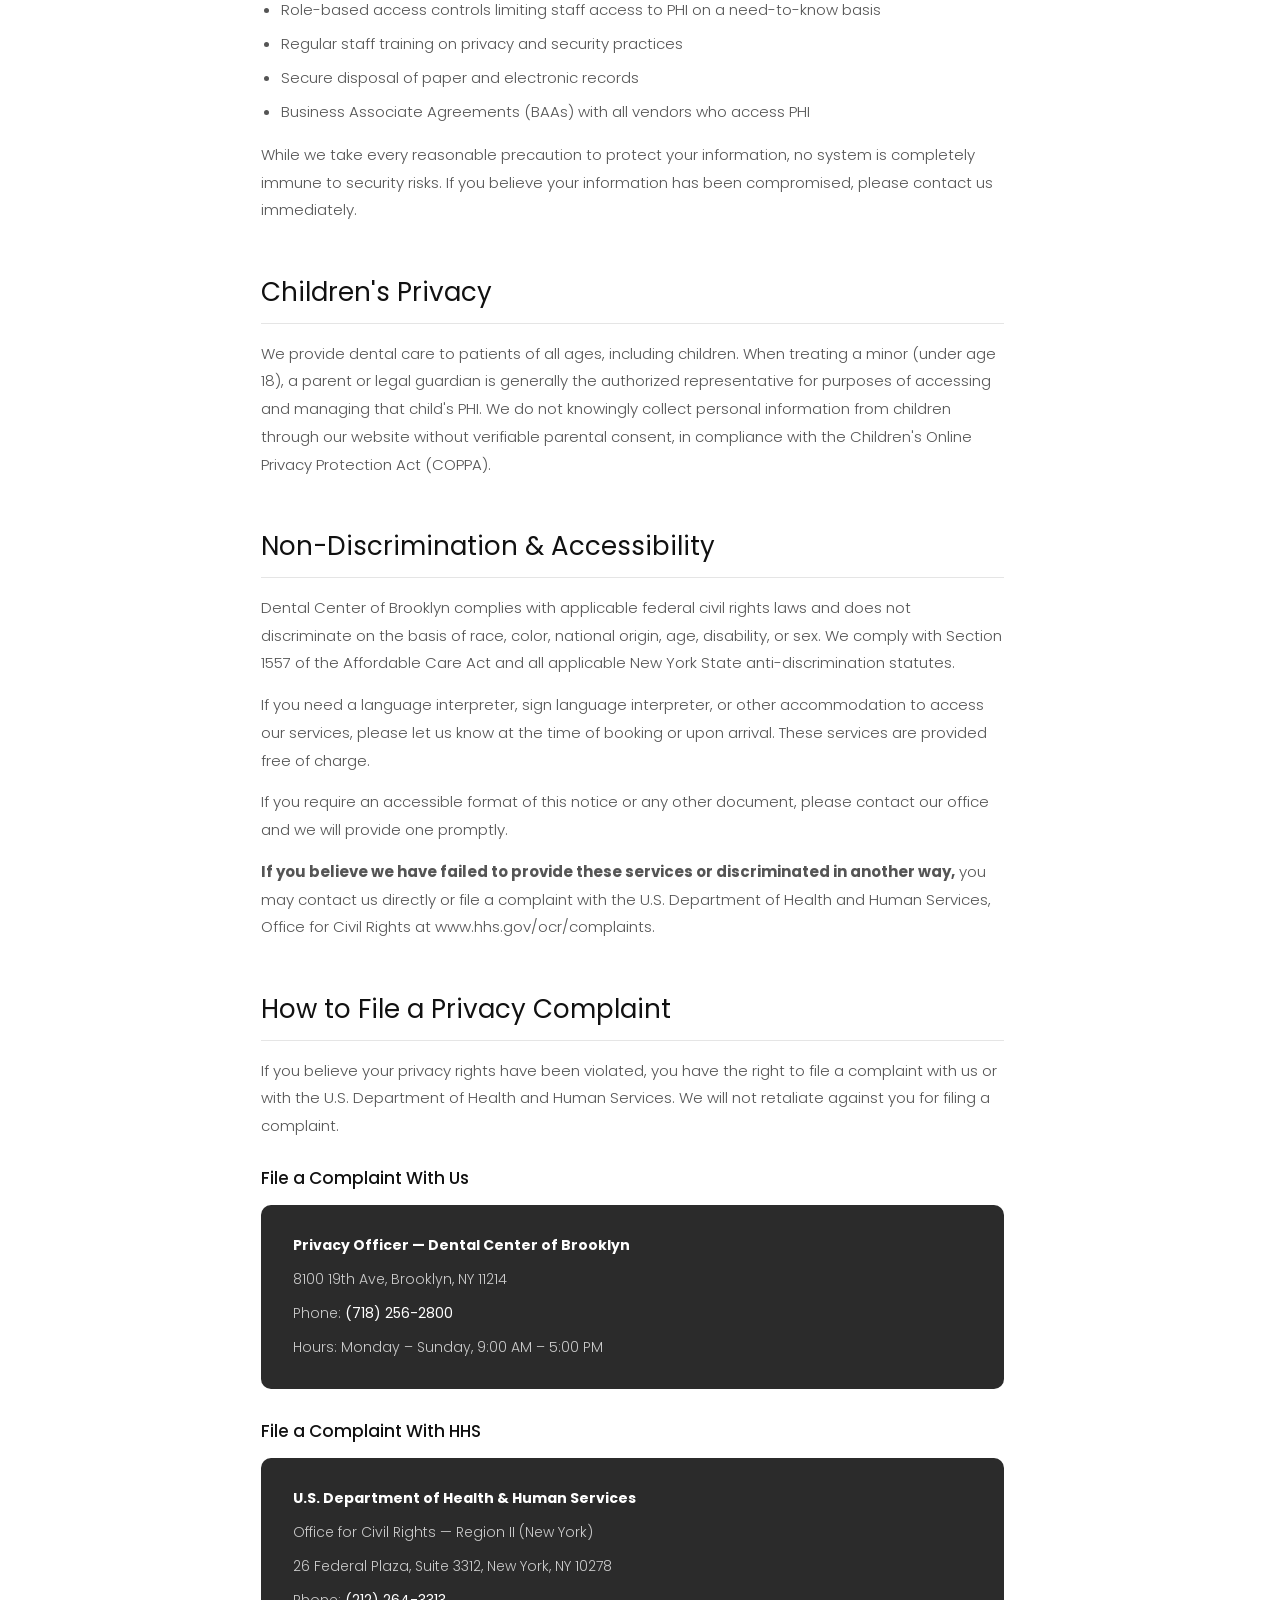
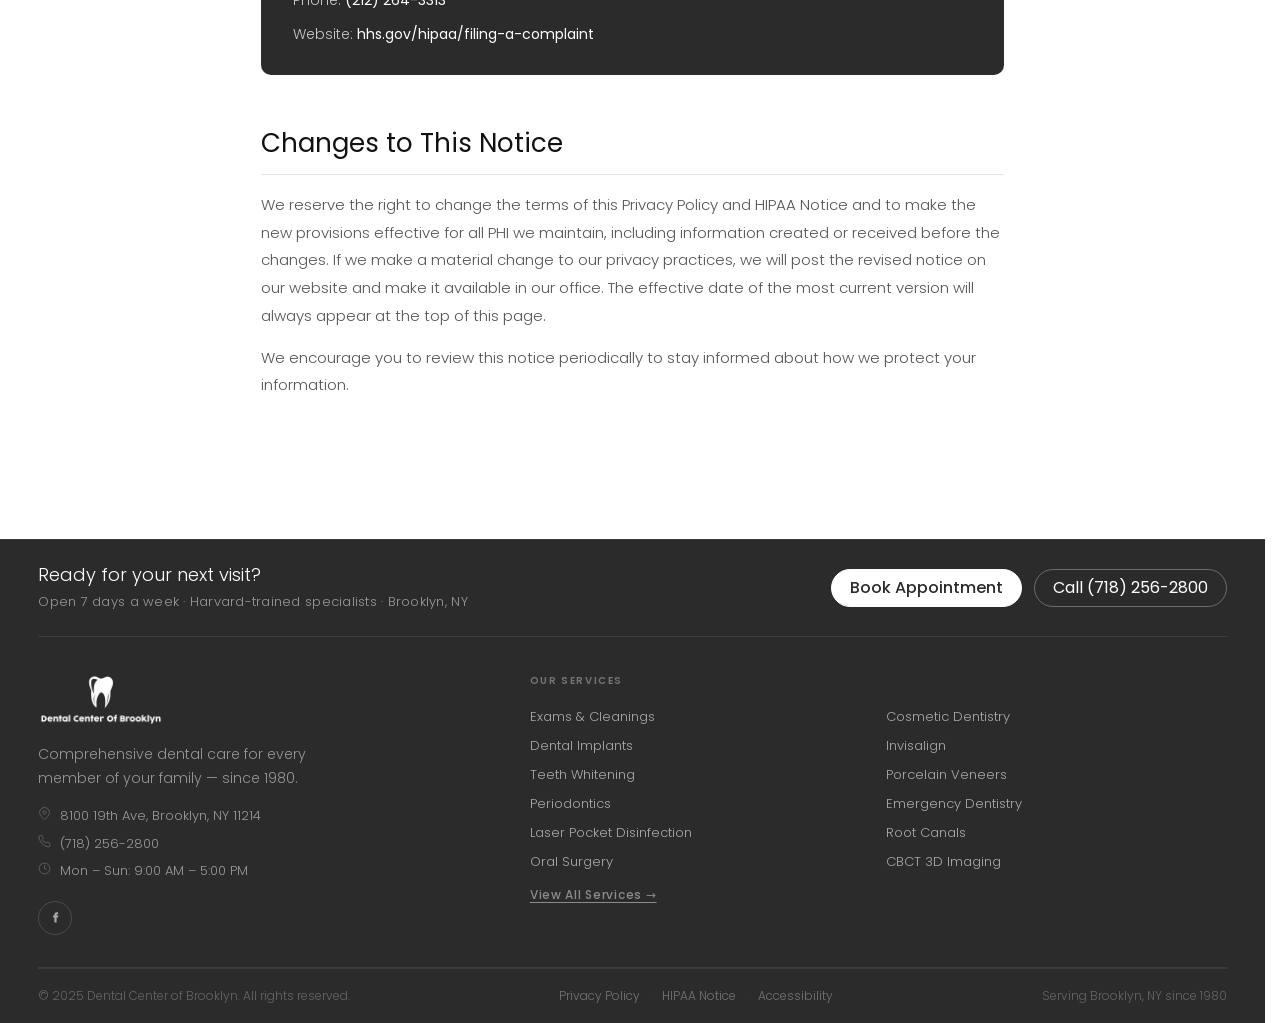
<file: privacy.html>
<!doctype html>
<html lang="en">
<head>
  <meta charset="utf-8" />
  <meta name="viewport" content="width=device-width, initial-scale=1, viewport-fit=cover" />
  <meta name="theme-color" content="#0f141c">
  <meta name="robots" content="noindex">
  <title>Privacy Policy &amp; HIPAA Notice — Dental Center of Brooklyn</title>
  <meta name="description" content="Privacy Policy and HIPAA Notice of Privacy Practices for Dental Center of Brooklyn. Learn how we collect, use, and protect your health and personal information." />
  <link rel="preconnect" href="https://fonts.googleapis.com">
  <link rel="preconnect" href="https://fonts.gstatic.com" crossorigin>
  <link href="https://fonts.googleapis.com/css2?family=Poppins:wght@300;400;500;600&display=swap" rel="stylesheet">
  <link rel="stylesheet" href="assets/css/styles.css" />
</head>
<body class="privacy">
<a class="skip" href="#content">Skip to content</a>

<!-- HEADER -->
<header id="siteHeader">
  <div class="wrap nav">
    <div class="leftGroup">
      <a class="noInsuranceBtn" href="no-insurance.html">No Insurance?</a>
      <a class="brand" href="index.html" aria-label="Home">
        <span class="brandMark">
          <img src="assets/img/logo-white.png" alt="Dental Center of Brooklyn">
        </span>
      </a>
    </div>
    <nav aria-label="Primary">
      <a href="index.html">Home</a>
      <a href="offerings.html">Services</a>
      <a href="initiatives.html">Insurance</a>
      <a href="contact.html">Contact</a>
      <a href="about.html">About</a>
    </nav>
    <div class="right">
      <div class="social" aria-label="Social links">
        <a href="#" aria-label="Facebook"><svg viewBox="0 0 24 24" fill="none"><path d="M14 8.5V7c0-.7.5-1 1.1-1h1.7V2.2h-2.6C11.6 2.2 10 4 10 6.8v1.7H7.5V12H10v9h4v-9h2.7l.6-3.5H14Z" fill="currentColor"/></svg></a>
      </div>
      <a class="btn solid" href="https://onlinebooking.mydentistlink.com/82ea276f-825b-4646-b3f9-4a0b3f2a52f5/f93d6e15-8d6c-407d-bd52-ce909da52661" target="_blank" rel="noopener noreferrer">Book Appointment</a>
      <button class="hamburger" type="button" aria-label="Open menu" aria-controls="drawer" aria-expanded="false" data-drawer-open>
        <span></span><span></span><span></span>
      </button>
    </div>
  </div>
</header>

<!-- DRAWER -->
<div class="drawerBackdrop" data-drawer-close></div>
<aside class="drawer" id="drawer" aria-hidden="true" aria-label="Site menu">
  <div class="drawerHead">
    <a class="brandMark" href="index.html" aria-label="Home">
      <img src="assets/img/logo-white.png" alt="Dental Center of Brooklyn" style="height:44px;width:auto">
    </a>
    <button class="drawerClose" type="button" aria-label="Close menu" data-drawer-close>×</button>
  </div>
  <div class="drawerGrid">
    <div class="drawerCol">
      <h4>Pages</h4>
      <a href="index.html">Home</a>
      <a href="offerings.html">Services</a>
      <a href="initiatives.html">Insurance</a>
      <a href="contact.html">Contact</a>
      <a href="about.html">About</a>
      <a href="no-insurance.html">No Insurance Plans</a>
      <a class="noWrap" href="https://onlinebooking.mydentistlink.com/82ea276f-825b-4646-b3f9-4a0b3f2a52f5/f93d6e15-8d6c-407d-bd52-ce909da52661" target="_blank" rel="noopener noreferrer">Book Appointment ↗</a>
    </div>
    <div class="drawerCol">
      <h4>Services</h4>
      <div class="drawerGroupTitle">Preventive Care</div>
      <a href="offerings.html#svc-exams">Exams &amp; Cleanings</a>
      <a href="offerings.html#svc-fluoride">Fluoride Treatments</a>
      <a href="offerings.html#svc-emergency">Emergency Dentistry</a>
      <a href="offerings.html#svc-lpd">Laser Pocket Disinfection</a>
      <div class="drawerGroupTitle">Cosmetic Dentistry</div>
      <a href="offerings.html#svc-cosmetic">Cosmetic Dentistry</a>
      <a href="offerings.html#svc-veneers">Porcelain Veneers</a>
      <a href="offerings.html#svc-whitening">Teeth Whitening</a>
      <div class="drawerGroupTitle">Orthodontics</div>
      <a href="offerings.html#svc-invisalign">Invisalign</a>
      <a href="offerings.html#svc-orthodontics">Orthodontics</a>
      <a href="offerings.html#svc-periodontics">Gum Health – Periodontics</a>
      <div class="drawerGroupTitle">Restorative &amp; Surgical</div>
      <a href="offerings.html#svc-restorative">Restorative Dentistry</a>
      <a href="offerings.html#svc-rootcanals">Root Canals</a>
      <a href="offerings.html#svc-oralsurgery">Oral Surgery &amp; Sedation</a>
      <a href="offerings.html#svc-extractions">Extractions – Wisdom Teeth</a>
      <a href="offerings.html#svc-implants">Dental Implants</a>
      <a href="offerings.html#svc-cbct">CBCT 3D Imaging</a>
    </div>
    <div class="drawerCol">
      <h4>Quick Links</h4>
      <a href="no-insurance.html">No Insurance Plans</a>
      <a href="initiatives.html">Insurance Lookup</a>
      <a href="contact.html">Contact Us</a>
      <a href="about.html">About Us</a>
      <a href="privacy.html">Privacy &amp; HIPAA</a>
      <div class="drawerGroupTitle">Call Us</div>
      <a href="tel:+17182562800">(718) 256-2800</a>
    </div>
  </div>
  <div class="drawerNote">No dental insurance? Ask about our affordable in-office membership plans.</div>
  <a class="btn solid" href="no-insurance.html" style="align-self:flex-start">View Membership Plans</a>
</aside>

<main id="content">

  <!-- HERO -->
  <section class="innerHero">
    <div class="innerHeroOverlay"></div>
    <div class="innerHeroGrid"></div>
    <div class="innerHeroAccent"></div>
    <div class="innerHeroContent">
      <div class="wrap">
        <div class="t-label" style="color:rgba(255,255,255,.55);margin-bottom:10px">Legal &amp; Compliance</div>
        <h1 class="innerHeroTitle">Privacy Policy &amp; HIPAA Notice</h1>
        <p class="innerHeroLead">How we collect, use, and protect your personal and health information.</p>
      </div>
    </div>
  </section>

  <!-- CONTENT -->
  <div class="policyWrap">

    <p class="policyDate">Effective Date: January 1, 2024 &nbsp;·&nbsp; Last Updated: January 1, 2025</p>

    <!-- ── SECTION 1 ── -->
    <section class="policySection" id="intro">
      <h2>About This Notice</h2>
      <p>Dental Center of Brooklyn ("we," "us," or "our"), located at 8100 19th Ave, Brooklyn, NY 11214, is committed to protecting the privacy and security of your personal and protected health information. This document serves two purposes:</p>
      <ul>
        <li><strong>HIPAA Notice of Privacy Practices</strong> — required by the Health Insurance Portability and Accountability Act of 1996 (HIPAA) and its implementing regulations.</li>
        <li><strong>Website Privacy Policy</strong> — describing how we collect and use information through our website and digital services.</li>
      </ul>
      <p>Please read this notice carefully. If you have any questions, contact our Privacy Officer at <a href="tel:+17182562800">(718) 256-2800</a> or visit us at 8100 19th Ave, Brooklyn, NY 11214.</p>
    </section>

    <!-- ── SECTION 2 — HIPAA ── -->
    <section class="policySection" id="hipaa">
      <h2>HIPAA Notice of Privacy Practices</h2>

      <div class="policyHighlight">
        <p><strong>THIS NOTICE DESCRIBES HOW MEDICAL AND DENTAL INFORMATION ABOUT YOU MAY BE USED AND DISCLOSED AND HOW YOU CAN GET ACCESS TO THIS INFORMATION. PLEASE REVIEW IT CAREFULLY.</strong></p>
      </div>

      <h3>What Is Protected Health Information (PHI)?</h3>
      <p>Protected Health Information (PHI) is information about you, including demographic information, that may identify you and that relates to your past, present, or future physical or mental health condition, the provision of health care to you, or payment for that care. This includes your name, address, date of birth, Social Security number, dental records, X-rays, treatment history, billing records, and insurance information.</p>

      <h3>How We Use and Disclose Your PHI</h3>
      <p>We use and disclose your PHI for the following purposes without requiring your additional authorization:</p>

      <p><strong>Treatment.</strong> We use your PHI to provide, coordinate, and manage your dental care. For example, we share relevant information with specialists, dental laboratories, or other providers involved in your treatment.</p>

      <p><strong>Payment.</strong> We use and disclose your PHI to bill and collect payment for the dental services we provide. This includes submitting claims to your insurance company, verifying coverage, and resolving billing disputes.</p>

      <p><strong>Healthcare Operations.</strong> We use your PHI for internal business activities including quality assurance, staff training, compliance reviews, and business management necessary to operate our practice.</p>

      <p><strong>Appointment Reminders.</strong> We may contact you by phone, text, or email to remind you of appointments or provide information about treatment options relevant to your condition.</p>

      <p><strong>Required by Law.</strong> We will disclose PHI when required by federal, state, or local law, including reporting certain communicable diseases to public health authorities and complying with court orders.</p>

      <p><strong>Emergency Situations.</strong> We may disclose your PHI to a family member, close personal representative, or emergency responder when necessary to prevent serious harm to you or others.</p>

      <p><strong>Research.</strong> Under certain conditions, we may use PHI for research purposes, always in compliance with applicable privacy regulations and with appropriate safeguards.</p>

      <p><strong>Other Uses.</strong> We will not use or disclose your PHI for purposes not described in this notice without your written authorization. You may revoke any authorization you have given us at any time in writing, except to the extent we have already acted on it.</p>
    </section>

    <!-- ── SECTION 3 — PATIENT RIGHTS ── -->
    <section class="policySection" id="patient-rights">
      <h2>Your Rights Regarding Your PHI</h2>
      <p>You have the following rights with respect to your protected health information. To exercise any of these rights, please contact our office in writing.</p>

      <h3>Right to Access and Copies</h3>
      <p>You have the right to inspect and receive a copy of your dental records and other PHI that we maintain. We may charge a reasonable fee for copies. We will provide access within 30 days of your request (or 60 days if the records are not maintained on-site).</p>

      <h3>Right to Amend Your Records</h3>
      <p>If you believe that information in your record is incorrect or incomplete, you may request that we correct or add to it. We will review your request and respond within 60 days. We may deny the request under certain circumstances and will explain our reasons in writing.</p>

      <h3>Right to an Accounting of Disclosures</h3>
      <p>You may request a list of instances in which we have disclosed your PHI for purposes other than treatment, payment, or healthcare operations. Requests may cover a period of up to six years prior to the request date. The first accounting in a 12-month period is free; additional requests may incur a reasonable fee.</p>

      <h3>Right to Request Restrictions</h3>
      <p>You may request that we restrict the use or disclosure of your PHI for treatment, payment, or healthcare operations. We are not generally required to agree to such restrictions, but if we do, we are bound by that agreement. You also have the right to request that we not disclose your PHI to your health plan if you pay for services entirely out of pocket.</p>

      <h3>Right to Confidential Communications</h3>
      <p>You may request that we communicate with you about dental matters in a specific way or at a specific location. For example, you may request that we contact you only at a particular phone number or address. We will accommodate reasonable requests.</p>

      <h3>Right to a Paper Copy of This Notice</h3>
      <p>You have the right to a paper copy of this Notice of Privacy Practices at any time, even if you have received it electronically. Request a copy at our front desk or by calling <a href="tel:+17182562800">(718) 256-2800</a>.</p>

      <h3>Right to Be Notified of a Breach</h3>
      <p>You have the right to be notified if there is a breach of your unsecured PHI. We will notify you without unreasonable delay and no later than 60 days after discovery of a breach, as required by federal law.</p>
    </section>

    <!-- ── SECTION 4 — WEBSITE PRIVACY ── -->
    <section class="policySection" id="website-privacy">
      <h2>Website &amp; Digital Privacy</h2>

      <h3>Information We Collect Automatically</h3>
      <p>When you visit our website, we may automatically collect certain information about your device and usage, including:</p>
      <ul>
        <li>IP address and approximate geographic location</li>
        <li>Browser type, version, and operating system</li>
        <li>Pages visited, time spent on pages, and referring URLs</li>
        <li>Device type (desktop, tablet, mobile)</li>
      </ul>
      <p>This information is collected to analyze website performance, improve user experience, and ensure the security of our site. It is not linked to your PHI without your consent.</p>

      <h3>Information You Provide</h3>
      <p>When you contact us through our website contact form, you may provide your name, email address, phone number, and a message. We use this information solely to respond to your inquiry. We do not sell, rent, or share your contact information with third parties for marketing purposes.</p>

      <h3>Online Booking</h3>
      <p>Our online appointment scheduling is provided by a third-party platform (DentistLink). When you book an appointment online, you are subject to that platform's privacy policy in addition to ours. Any information you provide during booking is used only for scheduling and practice communications.</p>

      <h3>Cookies and Tracking Technologies</h3>
      <p>Our website may use cookies — small text files stored on your device — to improve functionality and analyze site traffic. We use:</p>
      <ul>
        <li><strong>Essential cookies</strong> — necessary for the website to function properly.</li>
        <li><strong>Analytics cookies</strong> — to understand how visitors interact with our site (e.g., Google Analytics). This data is aggregated and anonymized.</li>
      </ul>
      <p>You may disable cookies through your browser settings. Note that disabling cookies may affect the functionality of certain features of our website.</p>

      <h3>Email and SMS Communications</h3>
      <p>If you provide us with your email address or phone number, we may use it to send appointment confirmations, reminders, and post-visit follow-ups. You may opt out of marketing communications at any time by contacting our office or using the unsubscribe link in any email we send. Appointment-related communications are part of your care and are not subject to general marketing opt-outs.</p>

      <h3>Third-Party Links</h3>
      <p>Our website may contain links to external websites (such as insurance portals or the online booking platform). We are not responsible for the privacy practices or content of those sites. We encourage you to read the privacy policy of any site you visit.</p>
    </section>

    <!-- ── SECTION 5 — DATA SECURITY ── -->
    <section class="policySection" id="data-security">
      <h2>Data Security</h2>
      <p>We implement administrative, physical, and technical safeguards to protect your PHI and personal information from unauthorized access, use, alteration, and destruction, in compliance with HIPAA's Security Rule and the New York SHIELD Act.</p>
      <p>These safeguards include:</p>
      <ul>
        <li>Encrypted electronic health records and secure servers</li>
        <li>Role-based access controls limiting staff access to PHI on a need-to-know basis</li>
        <li>Regular staff training on privacy and security practices</li>
        <li>Secure disposal of paper and electronic records</li>
        <li>Business Associate Agreements (BAAs) with all vendors who access PHI</li>
      </ul>
      <p>While we take every reasonable precaution to protect your information, no system is completely immune to security risks. If you believe your information has been compromised, please contact us immediately.</p>
    </section>

    <!-- ── SECTION 6 — CHILDREN ── -->
    <section class="policySection" id="children">
      <h2>Children's Privacy</h2>
      <p>We provide dental care to patients of all ages, including children. When treating a minor (under age 18), a parent or legal guardian is generally the authorized representative for purposes of accessing and managing that child's PHI. We do not knowingly collect personal information from children through our website without verifiable parental consent, in compliance with the Children's Online Privacy Protection Act (COPPA).</p>
    </section>

    <!-- ── SECTION 7 — NON-DISCRIMINATION ── -->
    <section class="policySection" id="accessibility">
      <h2>Non-Discrimination &amp; Accessibility</h2>
      <p>Dental Center of Brooklyn complies with applicable federal civil rights laws and does not discriminate on the basis of race, color, national origin, age, disability, or sex. We comply with Section 1557 of the Affordable Care Act and all applicable New York State anti-discrimination statutes.</p>
      <p>If you need a language interpreter, sign language interpreter, or other accommodation to access our services, please let us know at the time of booking or upon arrival. These services are provided free of charge.</p>
      <p>If you require an accessible format of this notice or any other document, please contact our office and we will provide one promptly.</p>
      <p><strong>If you believe we have failed to provide these services or discriminated in another way,</strong> you may contact us directly or file a complaint with the U.S. Department of Health and Human Services, Office for Civil Rights at <a href="https://www.hhs.gov/ocr/complaints" target="_blank" rel="noopener noreferrer">www.hhs.gov/ocr/complaints</a>.</p>
    </section>

    <!-- ── SECTION 8 — COMPLAINTS ── -->
    <section class="policySection" id="complaints">
      <h2>How to File a Privacy Complaint</h2>
      <p>If you believe your privacy rights have been violated, you have the right to file a complaint with us or with the U.S. Department of Health and Human Services. We will not retaliate against you for filing a complaint.</p>

      <h3>File a Complaint With Us</h3>
      <div class="policyContact">
        <p><strong style="color:#fff">Privacy Officer — Dental Center of Brooklyn</strong></p>
        <p>8100 19th Ave, Brooklyn, NY 11214</p>
        <p>Phone: <a href="tel:+17182562800">(718) 256-2800</a></p>
        <p>Hours: Monday – Sunday, 9:00 AM – 5:00 PM</p>
      </div>

      <h3 style="margin-top:32px">File a Complaint With HHS</h3>
      <div class="policyContact">
        <p><strong style="color:#fff">U.S. Department of Health &amp; Human Services</strong></p>
        <p>Office for Civil Rights — Region II (New York)</p>
        <p>26 Federal Plaza, Suite 3312, New York, NY 10278</p>
        <p>Phone: <a href="tel:+12122641444">(212) 264-3313</a></p>
        <p>Website: <a href="https://www.hhs.gov/hipaa/filing-a-complaint" target="_blank" rel="noopener noreferrer">hhs.gov/hipaa/filing-a-complaint</a></p>
      </div>
    </section>

    <!-- ── SECTION 9 — CHANGES ── -->
    <section class="policySection" id="changes">
      <h2>Changes to This Notice</h2>
      <p>We reserve the right to change the terms of this Privacy Policy and HIPAA Notice and to make the new provisions effective for all PHI we maintain, including information created or received before the changes. If we make a material change to our privacy practices, we will post the revised notice on our website and make it available in our office. The effective date of the most current version will always appear at the top of this page.</p>
      <p>We encourage you to review this notice periodically to stay informed about how we protect your information.</p>
    </section>

  </div><!-- end policyWrap -->

</main>

<!-- FOOTER -->
<footer>
  <div class="wrap">

    <div class="footerCta">
      <div class="footerCtaText">
        <span class="footerCtaTitle">Ready for your next visit?</span>
        <span class="footerCtaSub">Open 7 days a week · Harvard-trained specialists · Brooklyn, NY</span>
      </div>
      <div class="footerCtaActions">
        <a class="btn solid" href="https://onlinebooking.mydentistlink.com/82ea276f-825b-4646-b3f9-4a0b3f2a52f5/f93d6e15-8d6c-407d-bd52-ce909da52661" target="_blank" rel="noopener noreferrer">Book Appointment</a>
        <a class="btn outline-white" href="tel:+17182562800">Call (718) 256-2800</a>
      </div>
    </div>

    <div class="footerDivider"></div>

    <div class="footerMain">

      <div class="footerBrandCol">
        <a class="footerLogoWrap" href="index.html" aria-label="Dental Center of Brooklyn home">
          <img src="assets/img/logo-white.png" alt="Dental Center of Brooklyn">
        </a>
        <p class="footerTagline">Comprehensive dental care for every member of your family — since 1980.</p>
        <div class="footerContactRow">
          <div class="footerContactItem">
            <svg viewBox="0 0 24 24" fill="none" stroke="currentColor" stroke-width="1.6"><path d="M21 10c0 7-9 13-9 13s-9-6-9-13a9 9 0 0 1 18 0z"/><circle cx="12" cy="10" r="3"/></svg>
            <span>8100 19th Ave, Brooklyn, NY 11214</span>
          </div>
          <div class="footerContactItem">
            <svg viewBox="0 0 24 24" fill="none" stroke="currentColor" stroke-width="1.6"><path d="M22 16.92v3a2 2 0 0 1-2.18 2 19.79 19.79 0 0 1-8.63-3.07A19.5 19.5 0 0 1 4.69 12a19.79 19.79 0 0 1-3.07-8.67A2 2 0 0 1 3.6 1.17h3a2 2 0 0 1 2 1.72c.127.96.361 1.903.7 2.81a2 2 0 0 1-.45 2.11L7.91 8.77a16 16 0 0 0 6 6l.85-.85a2 2 0 0 1 2.11-.45c.907.339 1.85.573 2.81.7a2 2 0 0 1 1.72 2z"/></svg>
            <a href="tel:+17182562800">(718) 256-2800</a>
          </div>
          <div class="footerContactItem">
            <svg viewBox="0 0 24 24" fill="none" stroke="currentColor" stroke-width="1.6"><circle cx="12" cy="12" r="10"/><polyline points="12 6 12 12 16 14"/></svg>
            <span>Mon – Sun: 9:00 AM – 5:00 PM</span>
          </div>
        </div>
        <div class="footerSocial">
          <a href="#" aria-label="Facebook"><svg viewBox="0 0 24 24" fill="none"><path d="M14 8.5V7c0-.7.5-1 1.1-1h1.7V2.2h-2.6C11.6 2.2 10 4 10 6.8v1.7H7.5V12H10v9h4v-9h2.7l.6-3.5H14Z" fill="currentColor"/></svg></a>
        </div>
      </div>

      <div class="footerInfoCol">
        <div class="footerColLabel">Our Services</div>
        <div class="footerServiceGrid">
          <a href="offerings.html#svc-exams">Exams &amp; Cleanings</a>
          <a href="offerings.html#svc-cosmetic">Cosmetic Dentistry</a>
          <a href="offerings.html#svc-implants">Dental Implants</a>
          <a href="offerings.html#svc-invisalign">Invisalign</a>
          <a href="offerings.html#svc-whitening">Teeth Whitening</a>
          <a href="offerings.html#svc-veneers">Porcelain Veneers</a>
          <a href="offerings.html#svc-periodontics">Periodontics</a>
          <a href="offerings.html#svc-emergency">Emergency Dentistry</a>
          <a href="offerings.html#svc-lpd">Laser Pocket Disinfection</a>
          <a href="offerings.html#svc-rootcanals">Root Canals</a>
          <a href="offerings.html#svc-oralsurgery">Oral Surgery</a>
          <a href="offerings.html#svc-cbct">CBCT 3D Imaging</a>
        </div>
        <a href="offerings.html" class="footerAllServices">View All Services →</a>
      </div>

    </div>

    <div class="footerDivider"></div>

    <div class="footerBottom">
      <span class="footerCopy">© 2025 Dental Center of Brooklyn. All rights reserved.</span>
      <div class="footerLegal">
        <a href="privacy.html">Privacy Policy</a>
        <span class="footerLegalDot">·</span>
        <a href="privacy.html#hipaa">HIPAA Notice</a>
        <span class="footerLegalDot">·</span>
        <a href="privacy.html#accessibility">Accessibility</a>
      </div>
      <span class="footerCopy">Serving Brooklyn, NY since 1980</span>
    </div>

  </div>
</footer>

<script src="assets/js/app.js"></script>
<script src="assets/js/drawer.js"></script>
<script>
  var hdr = document.getElementById('siteHeader');
  function updateHeader() {
    if (hdr) hdr.classList.toggle('scrolled', window.scrollY > 40);
  }
  window.addEventListener('scroll', updateHeader, {passive: true});
  updateHeader();
</script>
</body>
</html>
</file>
<file: assets/css/styles.css>
/* ===================================================
   DENTAL CENTER OF BROOKLYN — v2 Refined
   =================================================== */

@import url('https://fonts.googleapis.com/css2?family=Poppins:wght@300;400;500;600&display=swap');

:root {
  --accent:        #2f3f4e;
  --accent-dark:   #1f2d39;
  --accent-light:  #eef0f2;
  --navy:          #2b2b2b;
  --navy2:         #1a1a1a;
  --cream:         #f1efe8;
  --cream2:        #eceae2;
  --white:         #ffffff;
  --ink:           #111111;
  --ink2:          #555555;
  --ink3:          #939393;
  --line:          rgba(0,0,0,.10);
  --line2:         rgba(0,0,0,.06);
  --font: 'Poppins', system-ui, -apple-system, 'Segoe UI', Arial, sans-serif;
  --navH: 100px;
  --max:  1760px;
  --fs-h1: 48px;
  --fs-h2: 40px;
  --fs-h3: 32px;
  --fs-h4: 24px;
  --fs-body: 16px;
  --fs-small: 13px;
  --fs-label: 12px;
}

*,*::before,*::after{box-sizing:border-box}
html{scroll-behavior:smooth;-webkit-text-size-adjust:100%;overflow-y:scroll}
@supports(scrollbar-gutter:stable){html{scrollbar-gutter:stable}}
body{margin:0;font-family:var(--font);font-weight:300;font-size:var(--fs-body);color:var(--ink);background:var(--white);-webkit-font-smoothing:antialiased;-moz-osx-font-smoothing:grayscale}
a{color:inherit;text-decoration:none}
img{max-width:100%;display:block}
p{margin:0;line-height:1.7;color:var(--ink2);font-size:var(--fs-body)}
h1,h2,h3,h4,h5,h6{margin:0;font-family:var(--font);font-weight:300;letter-spacing:0}
h1{font-size:var(--fs-h1);line-height:1.15}
h2{font-size:var(--fs-h2);line-height:1.2}
h3{font-size:var(--fs-h3);line-height:1.25}
h4{font-size:var(--fs-h4);line-height:1.25}

.skip{position:absolute;left:-999px;top:auto;width:1px;height:1px;overflow:hidden}
.skip:focus{left:18px;top:18px;width:auto;height:auto;background:#fff;padding:10px 14px;border:1px solid var(--line);z-index:999}

.wrap{max-width:var(--max);margin:0 auto;padding:0 clamp(16px,3vw,56px)}

.t-label{font-size:var(--fs-label);font-weight:400;letter-spacing:.14em;text-transform:uppercase;color:rgba(0,0,0,.55)}

/* ── HEADER ── */
header{position:fixed;top:0;left:0;right:0;height:var(--navH);z-index:200;display:flex;align-items:center;color:#fff;background:transparent;transition:background .3s,box-shadow .3s,height .3s}
header.scrolled{background:rgba(15,20,28,.55);backdrop-filter:blur(22px);-webkit-backdrop-filter:blur(22px);box-shadow:0 1px 0 rgba(255,255,255,.04);height:80px}


.nav{width:100%;display:grid;grid-template-columns:auto 1fr auto;align-items:center;gap:18px}
.brand{display:inline-flex;align-items:center}
.brandMark img{height:68px;width:auto;display:block}
.leftGroup{display:flex;align-items:center;gap:16px}

.noInsuranceBtn{display:inline-flex;align-items:center;padding:10px 14px;border-radius:4px;border:1px solid rgba(255,255,255,.55);background:rgba(0,0,0,.18);color:#fff;font-size:var(--fs-label);font-weight:400;letter-spacing:.08em;text-transform:uppercase;white-space:nowrap;transition:background .15s}
.noInsuranceBtn:hover{background:rgba(0,0,0,.28)}

nav{display:flex;justify-content:center;gap:0}
nav a{font-size:15px;font-weight:300;letter-spacing:.03em;opacity:.92;color:#fff;padding:12px 15px;white-space:nowrap;position:relative;transition:opacity .15s}
nav a:hover,nav a[aria-current="page"]{opacity:1}
nav a::after{content:'';position:absolute;bottom:8px;left:15px;right:15px;height:0;border-top:2px solid currentColor;transform:scaleX(0);transform-origin:left;transition:transform .2s ease-out,opacity .2s ease-out;opacity:0}
nav a:hover::after,nav a[aria-current="page"]::after{transform:scaleX(1);opacity:1}

.right{display:flex;align-items:center;justify-content:flex-end;gap:16px;flex-wrap:nowrap;min-width:max-content}
.social{display:flex;gap:12px;opacity:.92}
.social a{width:22px;height:22px;display:inline-flex;align-items:center;justify-content:center;color:#fff}
.social svg{width:18px;height:18px}
.social a:hover{opacity:.7}

/* ── BUTTONS ── */
.btn{appearance:none;border:1px solid rgba(0,0,0,.18);background:transparent;color:var(--ink);display:inline-flex;align-items:center;justify-content:center;gap:10px;padding:10px 18px;border-radius:999px;line-height:1;white-space:nowrap;text-align:center;font-family:var(--font);font-weight:400;font-size:var(--fs-body);cursor:pointer;transition:background .12s,border-color .12s,transform .08s}
.btn:hover{transform:translateY(-1px);border-color:rgba(0,0,0,.35);background:rgba(0,0,0,.03)}
.btn.solid{background:var(--navy);border-color:transparent;color:#fff}
.btn.solid:hover{background:var(--navy2)}
.btn.outline-white{border-color:rgba(255,255,255,.45);color:#fff;background:transparent}
.btn.outline-white:hover{background:rgba(255,255,255,.1);border-color:rgba(255,255,255,.7)}
header .btn{border-color:rgba(255,255,255,.24);color:#fff;background:transparent}
header .btn.solid{background:var(--navy);border-color:transparent;color:#fff;padding:10px 16px;font-size:14px;border-radius:999px}
header .btn.solid:hover{background:var(--navy2)}

/* ── HAMBURGER ── */
.hamburger{width:36px;height:36px;border-radius:6px;border:0;background:transparent;display:flex;align-items:center;justify-content:center;flex-direction:column;gap:6px;cursor:pointer;padding:0}
.hamburger:hover{background:rgba(0,0,0,.18)}
.hamburger span{width:22px;height:2px;border-radius:2px;background:#fff;opacity:.92;display:block}

/* ── DRAWER ── */
.drawerBackdrop{position:fixed;inset:0;background:rgba(0,0,0,.48);opacity:0;pointer-events:none;transition:opacity .18s;z-index:300}
.drawer{position:fixed;top:0;right:0;height:100dvh;width:min(520px,92vw);transform:translateX(110%);transition:transform .22s ease;background:rgba(15,20,28,.96);backdrop-filter:blur(18px);-webkit-backdrop-filter:blur(18px);color:#fff;z-index:310;padding:18px 18px 22px;display:flex;flex-direction:column;overflow-y:auto}
body.drawerOpen{overflow:hidden}
body.drawerOpen .drawerBackdrop{opacity:1;pointer-events:auto}
body.drawerOpen .drawer{transform:translateX(0)}
.drawerHead{display:flex;align-items:center;justify-content:space-between;gap:12px;padding-bottom:10px;border-bottom:1px solid rgba(255,255,255,.14)}
.drawerClose{width:44px;height:44px;border-radius:999px;border:1px solid rgba(255,255,255,.24);background:rgba(0,0,0,.18);color:#fff;font-size:22px;cursor:pointer;display:flex;align-items:center;justify-content:center}
.drawerClose:hover{background:rgba(0,0,0,.35)}
.drawerGrid{display:grid;gap:18px;padding-top:16px;overflow:auto;flex:1}
@media(min-width:520px){.drawerGrid{grid-template-columns:1fr 1fr}}
@media(min-width:900px){.drawerGrid{grid-template-columns:1fr 1fr 1fr}}
.drawerCol h4{margin:0 0 10px;font-size:var(--fs-label);font-weight:600;letter-spacing:.08em;text-transform:uppercase;opacity:.85}
.drawerGroupTitle{margin:14px 0 6px;font-size:11px;letter-spacing:.09em;text-transform:uppercase;opacity:.7;color:#c8d8d7}
.drawerCol a{display:block;padding:10px 0;color:rgba(255,255,255,.92);font-size:14px;font-weight:300;border-bottom:1px solid rgba(255,255,255,.12);transition:color .12s,padding-left .12s}
.drawerCol a:hover{color:#fff;padding-left:4px}
.drawerNote{margin:8px 0 12px;opacity:.85;font-size:14px;line-height:1.35}
.drawer .btn{color:#fff;border-color:rgba(255,255,255,.24);background:rgba(0,0,0,.18)}
.drawer .btn:hover{border-color:rgba(255,255,255,.45)}
.drawer .btn.solid{background:var(--navy);border-color:transparent}
.drawer .btn.solid:hover{background:var(--navy2)}

/* ── HERO HOME ── */
main{padding-top:0}
.homeHero{position:relative;overflow:hidden;height:78vh;min-height:560px;max-height:900px;display:flex;align-items:flex-end}
.heroPhoto{position:absolute;inset:0;width:100%;height:100%;object-fit:cover;object-position:center 70%;display:block;transform:scale(1.06);animation:heroZoomOut 7s cubic-bezier(0.25,0.46,0.45,0.94) forwards}
.heroOverlay{position:absolute;inset:0;background:linear-gradient(180deg,rgba(0,0,0,.30) 0%,rgba(0,0,0,.14) 35%,rgba(0,0,0,.48) 72%,rgba(0,0,0,.72) 100%);pointer-events:none}
.heroContent{position:relative;width:100%;padding:calc(var(--navH) + 20px) 0 54px;z-index:2}
.heroEyebrow{display:inline-flex;align-items:center;gap:14px;font-size:14px;font-weight:400;letter-spacing:.22em;text-transform:uppercase;color:rgba(255,255,255,.85);margin-bottom:24px;border:1px solid rgba(255,255,255,.28);padding:10px 20px;border-radius:999px;backdrop-filter:blur(4px);background:rgba(255,255,255,.07)}
.heroEyebrow::before{content:'';display:block;width:28px;height:1px;background:rgba(255,255,255,.55)}
.heroEyebrow::after{content:'';display:block;width:28px;height:1px;background:rgba(255,255,255,.55)}
.heroTitle{font-family:var(--font);font-weight:300;font-size:clamp(34px,4.2vw,var(--fs-h1));line-height:1.12;color:#fff;max-width:900px}
.heroLead{color:rgba(255,255,255,.90);font-size:var(--fs-body);line-height:1.7;max-width:560px;margin-top:16px;font-weight:300}
.heroActions{display:flex;align-items:center;gap:14px;margin-top:28px;flex-wrap:wrap}

/* ── INNER HERO ── */
.innerHero{position:relative;overflow:hidden;min-height:clamp(180px,22vh,280px);display:flex;align-items:flex-end;padding-top:var(--navH)}
.innerHeroOverlay{position:absolute;inset:0;background:linear-gradient(135deg,#2b2b2b 0%,#1a1a1a 100%);opacity:.95}
.innerHeroGrid{position:absolute;inset:0;background-image:linear-gradient(rgba(255,255,255,.03) 1px,transparent 1px),linear-gradient(90deg,rgba(255,255,255,.03) 1px,transparent 1px);background-size:64px 64px;pointer-events:none}
.innerHeroAccent{position:absolute;width:600px;height:600px;border-radius:50%;background:radial-gradient(circle,rgba(47,63,78,.4) 0%,transparent 70%);top:-200px;right:-100px;pointer-events:none}
.innerHeroContent{position:relative;z-index:2;width:100%;padding:46px 0 42px}
.innerHeroTitle{font-family:var(--font);font-weight:300;font-size:clamp(34px,4vw,var(--fs-h1));color:#fff;line-height:1.15}
.innerHeroLead{color:rgba(255,255,255,.68);font-size:var(--fs-body);margin-top:10px;max-width:640px;line-height:1.7;font-weight:300}
.offeringsHero{min-height:clamp(220px,32vh,380px)}
.offeringsHero .offeringsPhoto{position:absolute;inset:0;width:100%;height:100%;object-fit:cover;object-position:center 40%;filter:saturate(85%)}
.offeringsHero .innerHeroOverlay{background:linear-gradient(to bottom,rgba(0,0,0,.6) 0%,rgba(0,0,0,.42) 50%,rgba(0,0,0,.68) 100%)}

/* ── TRUST BAR ── */
.trustBar{background:var(--navy);padding:18px 0}
.trustItems{display:flex;align-items:center;justify-content:center;flex-wrap:wrap}
.trustItem{display:flex;align-items:center;gap:9px;padding:8px 24px;color:rgba(255,255,255,.85);font-size:14px;font-weight:300;border-right:1px solid rgba(255,255,255,.14)}
.trustItem:last-child{border-right:none}
.trustItem svg{width:17px;height:17px;opacity:.7;flex-shrink:0}

/* ── BAND ── */
.band{padding:70px 0;background:var(--cream)}
.bandSplit{display:grid;grid-template-columns:1.2fr .8fr;gap:48px;align-items:start}
.bandAccent{width:40px;height:2px;background:var(--ink2);margin-bottom:18px;border-radius:1px}
.bandHeading{font-family:var(--font);font-weight:300;font-size:var(--fs-h2);line-height:1.2;color:var(--ink)}
.bandText{font-size:var(--fs-body);line-height:1.7;color:var(--ink2)}
.bandText+.bandText{margin-top:14px}

/* ── SECTION ── */
.section{padding:70px 0;background:var(--white)}
.section.alt{background:var(--cream)}
.sectionHead{display:flex;align-items:flex-end;justify-content:space-between;gap:16px;margin-bottom:34px}
.sectionHeading{font-family:var(--font);font-weight:300;font-size:var(--fs-h2);line-height:1.2;color:var(--ink);margin-top:8px}

/* ── SERVICE CARDS — NO ICONS ── */
.cardsGrid{display:grid;grid-template-columns:repeat(3,minmax(0,1fr));gap:20px}
.cardIcon{display:none}  /* icons removed */
.serviceCard{background:var(--white);border:1px solid var(--line);border-radius:12px;padding:26px;transition:box-shadow .2s,transform .2s,border-color .2s;position:relative;overflow:hidden}
.serviceCard:hover{box-shadow:0 8px 32px rgba(0,0,0,.09);transform:translateY(-2px);border-color:rgba(0,0,0,.14)}
.serviceCard h3{font-family:var(--font);font-size:18px;font-weight:500;color:var(--ink);margin:0 0 8px;line-height:1.3}
.serviceCard p{font-size:14px;line-height:1.75;color:var(--ink2)}
.serviceCard .cardLink{display:inline-flex;align-items:center;gap:6px;margin-top:14px;font-size:13px;font-weight:500;color:var(--ink);text-decoration:none;border-bottom:1px solid rgba(0,0,0,.15);padding-bottom:1px;transition:color .15s,border-color .15s}
.serviceCard:hover .cardLink{color:var(--navy);border-color:var(--navy)}

/* ── OFFERINGS STICKY CATEGORY NAV ── */
.offeringsCatNav{position:sticky;top:var(--navH);z-index:9;background:rgba(255,255,255,.97);backdrop-filter:blur(12px);border-bottom:1px solid var(--line);padding:11px 0}
.offeringsCatNav .wrap{display:flex;gap:6px;overflow-x:auto;scrollbar-width:none;-webkit-overflow-scrolling:touch}
.offeringsCatNav .wrap::-webkit-scrollbar{display:none}
.catPill{display:inline-flex;align-items:center;gap:7px;padding:8px 18px;border-radius:999px;font-size:13px;font-weight:400;color:var(--ink2);border:1px solid var(--line);white-space:nowrap;text-decoration:none;transition:background .15s,color .15s,border-color .15s}
.catPill:hover{background:var(--navy);color:#fff;border-color:var(--navy)}
body.offerings .section{scroll-margin-top:calc(var(--navH) + 58px)}

/* ── NEW badge on service cards ── */
.svcBadge{display:inline-block;font-size:10px;font-weight:600;letter-spacing:.12em;text-transform:uppercase;background:var(--navy);color:#fff;padding:3px 9px;border-radius:999px;margin-bottom:10px}
#svc-lpd{border-color:rgba(43,43,43,.22);background:linear-gradient(135deg,rgba(43,43,43,.03) 0%,transparent 60%)}

/* ── ANCHOR HIGHLIGHT — when user arrives from hamburger menu ── */
.serviceCard:target{
  animation:anchorPop 2.2s ease forwards;
}
@keyframes anchorPop{
  0%  {box-shadow:0 0 0 0 rgba(47,63,78,.0);outline:2px solid rgba(47,63,78,.7);outline-offset:2px}
  15% {box-shadow:0 0 0 8px rgba(47,63,78,.12);outline:2px solid rgba(47,63,78,.7);outline-offset:2px}
  80% {box-shadow:0 0 0 4px rgba(47,63,78,.06);outline:2px solid rgba(47,63,78,.3);outline-offset:2px}
  100%{box-shadow:none;outline:2px solid transparent;outline-offset:2px}
}

/* ── STATS ── */
.statsSection{padding:60px 0;background:var(--cream2);border-top:1px solid var(--line2);border-bottom:1px solid var(--line2)}
.statsGrid{display:grid;grid-template-columns:repeat(4,1fr);text-align:center}
.statItem{padding:16px 24px;border-right:1px solid var(--line)}
.statItem:last-child{border-right:none}
.statNum{font-family:var(--font);font-size:clamp(32px,4vw,52px);font-weight:300;color:var(--ink);line-height:1;letter-spacing:-.01em}
.statLabel{font-size:var(--fs-small);font-weight:400;color:var(--ink2);margin-top:8px;letter-spacing:.04em}

/* ── CTA SECTION ── */
.ctaWrap{padding:70px 0;background:var(--navy);position:relative;overflow:hidden}
.ctaWrap::before{content:'';position:absolute;width:500px;height:500px;border-radius:50%;background:radial-gradient(circle,rgba(255,255,255,.04) 0%,transparent 65%);top:-150px;right:-80px;pointer-events:none}
.ctaGrid{display:grid;grid-template-columns:1fr 1fr;gap:24px;position:relative;z-index:1}
.ctaPanel{background:rgba(255,255,255,.05);border:1px solid rgba(255,255,255,.08);border-radius:4px;padding:36px 32px;display:flex;flex-direction:column;transition:background .2s}
.ctaPanel:hover{background:rgba(255,255,255,.08)}
.ctaPanel h3{font-family:var(--font);font-size:var(--fs-h3);font-weight:300;color:#fff;margin-bottom:10px}
.ctaPanel p{font-size:15px;color:rgba(255,255,255,.65);line-height:1.65;font-weight:300;flex:1}
.ctaPanel .btnWrap{margin-top:24px;display:flex;gap:12px;flex-wrap:wrap}

/* ── TEAM ── */
.teamGrid{display:grid;grid-template-columns:repeat(2,minmax(0,1fr));gap:18px;max-width:860px}
.doctorCard{background:var(--white);border:1px solid var(--line);border-radius:4px;overflow:hidden;cursor:pointer;transition:box-shadow .2s,transform .2s}
.doctorCard:hover{box-shadow:0 14px 30px rgba(0,0,0,.08);transform:translateY(-2px)}
.doctorCard:focus-visible{outline:none;box-shadow:0 0 0 3px rgba(47,63,78,.22),0 14px 30px rgba(0,0,0,.08)}
.teamPhoto{width:100%;height:220px;object-fit:cover;display:block;background:var(--cream)}
.doctorInfo{padding:18px 20px 22px}
.doctorInfo h3{font-family:var(--font);font-size:18px;font-weight:400;color:var(--ink);margin-bottom:4px}
.doctorRole{font-size:13px;font-weight:400;color:var(--ink2);margin-bottom:10px}
.doctorInfo p{font-size:14px;line-height:1.65;color:var(--ink2)}
.doctorMore{display:inline-flex;align-items:center;gap:4px;margin-top:12px;font-size:var(--fs-small);font-weight:700;color:var(--ink);text-decoration:underline;text-underline-offset:3px}

/* ── FORMS ── */
.formSection{padding:70px 0;background:var(--cream)}
.formGrid{display:grid;grid-template-columns:1.1fr .9fr;gap:26px;align-items:start}
.formPanel{background:var(--white);border:1px solid var(--line);border-radius:4px;padding:26px}
.formPanel h3{font-family:var(--font);font-size:var(--fs-h4);font-weight:300;color:var(--ink);margin-bottom:6px}
.formPanel>p{font-size:14px;color:var(--ink2);line-height:1.6;margin-bottom:4px}
label{display:block;font-size:var(--fs-small);font-weight:400;letter-spacing:.08em;text-transform:uppercase;color:rgba(0,0,0,.55);margin:14px 0 8px}
input,select,textarea{width:100%;padding:14px;border:1px solid rgba(0,0,0,.18);border-radius:4px;background:var(--white);font-family:var(--font);font-size:var(--fs-body);font-weight:300;color:var(--ink);transition:border-color .15s,box-shadow .15s;appearance:none;-webkit-appearance:none}
input:focus,select:focus,textarea:focus{outline:none;border-color:var(--accent);box-shadow:0 0 0 3px rgba(47,63,78,.1)}
textarea{resize:vertical}
select{background-image:url("data:image/svg+xml,%3Csvg xmlns='http://www.w3.org/2000/svg' viewBox='0 0 20 20'%3E%3Cpath d='M5 7l5 5 5-5' stroke='%23555' stroke-width='1.5' fill='none' stroke-linecap='round' stroke-linejoin='round'/%3E%3C/svg%3E");background-repeat:no-repeat;background-position:right 12px center;background-size:16px;padding-right:36px}
.row2{display:grid;grid-template-columns:1fr 1fr;gap:14px}
.notice{margin-top:14px;padding:14px 16px;border:1px solid rgba(0,0,0,.12);background:var(--white);border-radius:4px;font-size:14px}
.notice.ok{border-color:rgba(6,95,70,.25);color:#065f46;background:rgba(6,95,70,.04)}
.notice.err{border-color:rgba(127,29,29,.25);color:#7f1d1d;background:rgba(127,29,29,.04)}
.hidden{display:none}

/* Contact info */
.infoPanel{background:var(--white);border:1px solid var(--line);border-radius:4px;overflow:hidden}
.infoPanelHead{background:var(--navy);padding:26px;color:#fff}
.infoPanelHead h3{font-family:var(--font);font-size:22px;font-weight:300;margin-bottom:4px}
.infoPanelHead p{font-size:14px;color:rgba(255,255,255,.65);font-weight:300}
.infoPanelBody{padding:20px 26px}
.infoItem{display:flex;align-items:flex-start;gap:14px;padding:12px 0;border-bottom:1px solid var(--line2)}
.infoItem:last-of-type{border-bottom:none}
.infoIcon{width:32px;height:32px;flex-shrink:0;display:flex;align-items:center;justify-content:center}
.infoIcon svg{width:18px;height:18px;color:var(--ink2)}
.infoLabel{font-size:11px;font-weight:400;letter-spacing:.1em;text-transform:uppercase;color:var(--ink3);margin-bottom:3px}
.infoValue{font-size:15px;color:var(--ink);line-height:1.5;font-weight:300}
.infoValue a{color:var(--ink);transition:color .12s}
.infoValue a:hover{color:var(--accent)}
.mapEmbed{margin:0;border-top:1px solid var(--line);overflow:hidden;background:var(--cream);aspect-ratio:16/9}
.mapEmbed iframe{width:100%;height:100%;border:0;display:block}
.captcha-wrap{margin-top:16px}
.captcha-hint{margin:8px 0 0;color:var(--ink3);font-size:.92rem;line-height:1.35}
.btn[disabled],.btn.is-disabled{opacity:.55;cursor:not-allowed;pointer-events:none}

/* ── INSURANCE SEARCH ── */
.insData{display:none!important;visibility:hidden!important;pointer-events:none!important;position:absolute!important;left:-9999px!important}

/* Input wrapper */
.insSearchWrap{position:relative;margin-top:6px}
.insSearchWrap input{width:100%;box-sizing:border-box;padding:16px 20px;font-family:var(--font);font-size:16px;font-weight:300;color:var(--ink);background:#fff;border:1.5px solid var(--line);border-radius:12px;outline:none;transition:border-color .2s,box-shadow .2s;-webkit-appearance:none}
.insSearchWrap input:focus{border-color:var(--accent);box-shadow:0 0 0 4px rgba(47,63,78,.08)}
.insSearchWrap input::placeholder{color:var(--ink3)}

/* Dropdown */
.insSuggest{position:absolute;left:0;right:0;top:calc(100% + 6px);background:#fff;border:1.5px solid var(--line);border-radius:16px;box-shadow:0 24px 56px rgba(0,0,0,.13);max-height:280px;overflow-y:auto;padding:6px;z-index:30;scrollbar-width:thin;scrollbar-color:var(--line) transparent}
.insSuggest::-webkit-scrollbar{width:4px}
.insSuggest::-webkit-scrollbar-track{background:transparent}
.insSuggest::-webkit-scrollbar-thumb{background:var(--line);border-radius:4px}

/* Dropdown options */
.insOption{width:100%;background:transparent;border:none;border-radius:10px;padding:12px 14px;display:flex;align-items:center;justify-content:space-between;gap:12px;cursor:pointer;font-family:var(--font);color:var(--ink);text-align:left;transition:background .12s}
.insOption:hover{background:var(--cream)}
.insOptLeft{display:flex;align-items:center;gap:10px;min-width:0}
.insOptIcon{flex-shrink:0;width:28px;height:28px;border-radius:50%;background:var(--cream2);display:flex;align-items:center;justify-content:center}
.insOptIcon svg{width:14px;height:14px;stroke:var(--accent);stroke-width:2.5;fill:none}
.insOptName{font-weight:400;font-size:14px;line-height:1.3;color:var(--ink);white-space:nowrap;overflow:hidden;text-overflow:ellipsis}
.insOptBadge{flex-shrink:0;font-size:10px;letter-spacing:.10em;text-transform:uppercase;font-weight:600;color:#3a7d44;background:rgba(58,125,68,.10);border-radius:999px;padding:3px 9px;white-space:nowrap}
.insOptDivider{height:1px;background:var(--line2);margin:4px 6px}

/* Empty state */
.insEmpty{padding:20px 16px;text-align:center}
.insEmptyIcon{width:40px;height:40px;border-radius:50%;background:var(--cream);display:flex;align-items:center;justify-content:center;margin:0 auto 10px}
.insEmptyIcon svg{width:20px;height:20px;stroke:var(--ink3);stroke-width:1.8;fill:none}
.insEmptyTitle{font-size:14px;font-weight:400;color:var(--ink);margin-bottom:4px}
.insEmptyText{font-size:13px;color:var(--ink2);line-height:1.5}

/* Accept / result message */
#insAcceptMsg{margin-top:16px;border-radius:14px;overflow:hidden;border:1.5px solid rgba(47,63,78,.12)}
#insAcceptMsg.ins-accepted{border-color:rgba(58,125,68,.25);background:linear-gradient(135deg,rgba(58,125,68,.06) 0%,rgba(58,125,68,.03) 100%)}
#insAcceptMsg.ins-not-found{border-color:rgba(0,0,0,.10);background:var(--cream)}
.insMsgInner{padding:22px 24px;display:flex;align-items:flex-start;gap:16px}
.insMsgIconWrap{flex-shrink:0;width:44px;height:44px;border-radius:50%;display:flex;align-items:center;justify-content:center}
.ins-accepted .insMsgIconWrap{background:rgba(58,125,68,.12)}
.ins-not-found .insMsgIconWrap{background:var(--cream2)}
.insMsgIconWrap svg{width:22px;height:22px;stroke-width:2.2;fill:none}
.ins-accepted .insMsgIconWrap svg{stroke:#3a7d44}
.ins-not-found .insMsgIconWrap svg{stroke:var(--ink2)}
.insMsgBody{flex:1;min-width:0}
.insMsgLabel{font-size:11px;letter-spacing:.12em;text-transform:uppercase;font-weight:600;margin-bottom:4px}
.ins-accepted .insMsgLabel{color:#3a7d44}
.ins-not-found .insMsgLabel{color:var(--ink2)}
.insMsgTitle{font-size:17px;font-weight:400;color:var(--ink);line-height:1.3;margin-bottom:4px}
.insMsgSub{font-size:13px;color:var(--ink2);line-height:1.5}
.ins-accepted .insMsgSub{color:#3a7d44;opacity:.8}

/* Hidden utility */
.hidden{display:none!important}
.initiativesGrid{align-items:stretch}
.initiativesGrid .formPanel{height:100%}
.panelMedia{padding:0;overflow:hidden;display:flex;position:relative;background:var(--cream);border-radius:4px}
.panelMediaFrame{flex:1;position:relative;width:100%;height:100%;background:var(--cream);min-height:300px}
.panelMediaImg{width:100%;height:100%;object-fit:cover;display:block;position:relative;z-index:1}
.panelMediaFrame::before,.panelMediaFrame::after{content:'';position:absolute;top:0;bottom:0;width:26%;z-index:2;pointer-events:none;background-position:center;background-repeat:no-repeat;background-size:cover;filter:blur(20px);transform:scale(1.18);opacity:1}
.panelMediaFrame::before{left:-8%;background-image:linear-gradient(to right,var(--cream) 0%,rgba(236,234,226,0) 68%),var(--media-url)}
.panelMediaFrame::after{right:-8%;background-image:linear-gradient(to left,var(--cream) 0%,rgba(236,234,226,0) 68%),var(--media-url)}

/* ── PLANS ── */
.plansGrid{display:grid;grid-template-columns:repeat(3,minmax(240px,1fr));gap:28px;align-items:stretch}
.planCard{background:var(--cream);border-radius:2px;overflow:hidden;box-shadow:0 14px 36px rgba(0,0,0,.10);display:flex;flex-direction:column;min-height:700px;transition:box-shadow .2s,transform .2s;border:1px solid var(--line)}
.planCard:hover{box-shadow:0 20px 48px rgba(0,0,0,.14);transform:translateY(-4px)}
.planCard.featured{border:2px solid var(--accent)}
.planTop{background:var(--accent);color:#fff;text-align:center;padding:26px 18px}
.planCard.featured .planTop{background:var(--navy)}
.planTop .planName{font-family:var(--font);font-size:44px;letter-spacing:.08em;text-transform:uppercase;font-weight:300}
.planBadge{display:inline-block;background:rgba(255,255,255,.2);color:#fff;font-size:10px;font-weight:600;letter-spacing:.14em;text-transform:uppercase;padding:4px 12px;border-radius:999px;margin-top:8px}
.planBody{padding:28px 28px 22px;display:flex;flex-direction:column;flex:1}
.planPrice{font-family:var(--font);font-size:44px;font-weight:300;text-align:center;color:rgba(0,0,0,.72);margin:6px 0 18px}
.planPrice span{font-size:22px;font-weight:300;color:rgba(0,0,0,.55);vertical-align:middle}
.planList{list-style:none;padding:0;margin:0;display:grid;gap:0}
.planList li{position:relative;padding:14px 0 14px 34px;border-top:1px solid rgba(0,0,0,.08);color:rgba(0,0,0,.78);font-size:16px;line-height:1.35;font-weight:300}
.planList li:first-child{border-top:none}
.planList li::before{content:"✓";position:absolute;left:0;top:13px;font-weight:700;color:var(--accent)}
.planFooter,.planBottom{margin-top:auto;padding-top:26px;display:flex;justify-content:center}
.planBtn{display:inline-flex;align-items:center;justify-content:center;padding:14px 22px;border-radius:999px;background:var(--navy);color:#fff;border:none;font-family:var(--font);text-transform:uppercase;letter-spacing:.12em;font-size:12px;font-weight:400;cursor:pointer;transition:background .15s,transform .12s}
.planBtn:hover{background:var(--navy2);transform:translateY(-1px)}

/* ── MODAL ── */
.modalBack{position:fixed;inset:0;background:rgba(0,0,0,.55);display:none;align-items:center;justify-content:center;padding:18px;z-index:9000}
.modalBack.open{display:flex}
.modal{width:min(920px,100%);max-height:88vh;overflow:auto;background:#fff;border:1px solid var(--line);padding:22px;border-radius:18px;box-shadow:0 22px 70px rgba(0,0,0,.28)}
.modalClose{position:sticky;top:0;float:right;border:1px solid var(--line);background:#fff;border-radius:12px;padding:6px 10px;font-size:26px;line-height:1;cursor:pointer}
.modalClose:hover{background:var(--cream)}
.modalHead{padding-right:52px}
.modalHead h3{font-family:var(--font);font-size:var(--fs-h3);font-weight:300}
.modalHead p{color:rgba(0,0,0,.62);font-weight:700;letter-spacing:.02em}
.modalBody{margin-top:14px}
.modalBody p{color:var(--ink2);margin:0 0 12px;font-size:15px;font-weight:300}
.modalBody h4{margin:18px 0 8px;font-size:18px;color:var(--accent);font-family:var(--font);font-weight:600;letter-spacing:.02em}

/* ── FOOTER ── */
footer{background:var(--navy);border-top:1px solid rgba(255,255,255,.08);padding:48px 0 28px;color:#fff}
.footerTop{display:grid;grid-template-columns:1.5fr 1fr 1fr;gap:48px;padding-bottom:36px;border-bottom:1px solid rgba(255,255,255,.08);margin-bottom:24px}
.footerBrand{display:flex;flex-direction:column;gap:14px}
.footerLogoWrap{display:inline-flex}
.footerLogoWrap img{height:54px;width:auto;max-width:240px;display:block}
.footerTagline{font-size:14px;font-weight:300;color:rgba(255,255,255,.55);line-height:1.65;max-width:280px}
.footerMeta{display:grid;gap:6px}
.footerMetaItem{font-size:13px;font-weight:300;color:rgba(255,255,255,.65);line-height:1.5;display:block}
.footerMetaItem a{color:rgba(255,255,255,.75);transition:color .12s}
.footerMetaItem a:hover{color:#fff}
.footerSocial{display:flex;gap:8px;margin-top:4px}
.footerSocial a{width:34px;height:34px;border-radius:50%;border:1px solid rgba(255,255,255,.18);display:inline-flex;align-items:center;justify-content:center;color:rgba(255,255,255,.7);transition:color .12s,border-color .12s,background .12s}
.footerSocial a:hover{color:#fff;border-color:rgba(255,255,255,.5);background:rgba(255,255,255,.08)}
.footerSocial svg{width:13px;height:13px}
.footerColTitle{font-size:10px;font-weight:700;letter-spacing:.16em;text-transform:uppercase;color:rgba(255,255,255,.45);margin-bottom:14px}
.footerColLinks{display:grid;gap:8px}
.footerColLinks a{font-size:14px;font-weight:300;color:rgba(255,255,255,.68);transition:color .12s}
.footerColLinks a:hover{color:#fff}
.footerBottom{display:flex;align-items:center;justify-content:space-between;flex-wrap:wrap;gap:12px}
.footerCopy{font-size:12px;font-weight:300;color:rgba(255,255,255,.38)}
.noWrap{white-space:nowrap}
footer a{text-decoration:none;color:#fff}
footer a:hover{opacity:.9}

/* ── FADE UP ── */
.fadeUp{opacity:0;transform:translateY(24px);transition:opacity .6s ease,transform .6s ease}
.fadeUp.visible{opacity:1;transform:translateY(0)}
.fadeUp:nth-child(2){transition-delay:.08s}
.fadeUp:nth-child(3){transition-delay:.16s}
.fadeUp:nth-child(4){transition-delay:.24s}
.fadeUp:nth-child(5){transition-delay:.32s}
.fadeUp:nth-child(6){transition-delay:.40s}

/* ── RESPONSIVE ── */
@media(max-width:980px){
  :root{--navH:76px}
  .nav{grid-template-columns:auto 1fr auto}
  nav{display:none!important}
  .hamburger{display:flex}
  .bandSplit{grid-template-columns:1fr;gap:18px}
  .cardsGrid{grid-template-columns:repeat(2,1fr)}
  .statsGrid{grid-template-columns:repeat(2,1fr)}
  .statItem:nth-child(2){border-right:none}
  .teamGrid{grid-template-columns:1fr;max-width:480px}
  .formGrid{grid-template-columns:1fr}
  .ctaGrid{grid-template-columns:1fr}
  .footerTop{grid-template-columns:1fr 1fr}
  .plansGrid{grid-template-columns:1fr;max-width:480px;margin:0 auto}
  .insGrid{grid-template-columns:1fr 1fr}
}
@media(max-width:640px){
  .cardsGrid{grid-template-columns:1fr}
  .statsGrid{grid-template-columns:1fr 1fr}
  .row2{grid-template-columns:1fr;gap:0}
  .footerTop{grid-template-columns:1fr;gap:28px}
  .trustItem{border-right:none;padding:8px 14px}
  .insGrid{grid-template-columns:1fr}
}
@media(max-width:420px){
  .captcha-wrap .g-recaptcha{transform:scale(.92);transform-origin:0 0}
  .heroActions{flex-direction:column;align-items:flex-start}
}

/* ── UTILITY ── */
button,input,select,textarea{font-family:inherit}
main a{color:var(--ink2)}
main a:hover{color:var(--ink)}
header a{color:#fff}
header nav a{color:#fff}

/* Anchor pulse — triggered by JS when user navigates from hamburger */
.anchorPulse {
  animation: anchorPop 2.4s ease forwards !important;
  scroll-margin-top: calc(var(--navH) + 24px);
}
/* All elements: add scroll margin so header doesn't cover them */
[id] { scroll-margin-top: calc(var(--navH) + 16px); }

/* ── Anchor highlight — pulse when arriving from hamburger menu ── */
.anchorPulse {
  animation: anchorPop 2.4s ease forwards !important;
}
@keyframes anchorPop {
  0%   { box-shadow: 0 0 0 0 rgba(47,63,78,0); outline: 3px solid rgba(47,63,78,.7); outline-offset: 3px; }
  20%  { box-shadow: 0 0 0 10px rgba(47,63,78,.10); outline: 3px solid rgba(47,63,78,.8); outline-offset: 3px; }
  70%  { box-shadow: 0 0 0 5px rgba(47,63,78,.05); outline: 3px solid rgba(47,63,78,.35); outline-offset: 3px; }
  100% { box-shadow: none; outline: 3px solid transparent; outline-offset: 3px; }
}

/* Ensure fixed header doesn't cover the highlighted card */
[id^="svc-"] { scroll-margin-top: calc(var(--navH) + 32px); }

/* ── Hero zoom-out effect (smooth like iPhone Live Photos) ── */
@keyframes heroZoomOut {
  0%   { transform: scale(1.06); }
  100% { transform: scale(1.00); }
}

/* ====================================================
   MOBILE — Complete overhaul
   Tested breakpoints: 390px (iPhone 14), 412px (Samsung S23),
   430px (iPhone 14 Plus), 768px (iPad), 980px (tablet)
   ==================================================== */

/* ── Global mobile base ────────────────────────────── */
@media (max-width: 768px) {
  /* Prevent any horizontal overflow */
  html, body { overflow-x: hidden; max-width: 100vw; }
  .wrap { padding: 0 18px; }

  /* Larger touch targets everywhere */
  a, button { -webkit-tap-highlight-color: transparent; }

  /* iOS input zoom fix — inputs must be 16px+ to avoid auto-zoom */
  input, select, textarea {
    font-size: 16px !important;
    border-radius: 8px;
  }
}

/* ── Header mobile ─────────────────────────────────── */
@media (max-width: 768px) {
  :root { --navH: 64px; }
  header { height: var(--navH); }
  header.scrolled { height: 60px; }

  .nav { gap: 8px; padding: 0; }
  .leftGroup { gap: 8px; }

  /* Hide "No Insurance?" pill on small phones to save space */
  .noInsuranceBtn { display: none; }

  .brandMark img { height: 48px; }

  /* Smaller social icons, more compact */
  .social { gap: 6px; }
  .social a { width: 18px; height: 18px; }
  .social svg { width: 15px; height: 15px; }

  /* Book button — compact */
  header .btn.solid {
    padding: 9px 13px;
    font-size: 13px;
  }

  /* Hamburger — bigger tap target */
  .hamburger { width: 42px; height: 42px; }
}

@media (max-width: 390px) {
  /* Hide social icons on smallest phones */
  .social { display: none; }
  header .btn.solid { padding: 8px 11px; font-size: 12px; }
}

/* ── Drawer mobile ─────────────────────────────────── */
@media (max-width: 768px) {
  .drawer {
    width: 100vw;          /* full screen on mobile */
    padding: 16px 18px 32px;
  }
  .drawerHead { padding-bottom: 12px; }
  .drawerGrid {
    grid-template-columns: 1fr !important;
    gap: 0;
    padding-top: 8px;
  }
  .drawerCol {
    border-bottom: 1px solid rgba(255,255,255,.08);
    padding: 4px 0 8px;
  }
  .drawerCol:last-child { border-bottom: none; }
  .drawerCol h4 { margin: 12px 0 6px; font-size: 10px; }
  .drawerCol a {
    padding: 12px 0;          /* bigger touch target */
    font-size: 15px;
    border-bottom-color: rgba(255,255,255,.08);
  }
  .drawerGroupTitle { margin: 12px 0 4px; }
  .drawerNote { font-size: 13px; margin: 14px 0 10px; }
  .drawer .btn { width: 100%; justify-content: center; padding: 14px; font-size: 15px; }
}

/* ── Hero home mobile ──────────────────────────────── */
@media (max-width: 768px) {
  .homeHero {
    height: 72vh;
    min-height: 480px;
    max-height: 620px;
    align-items: flex-end;
  }
  .heroContent {
    padding: calc(var(--navH) + 16px) 0 36px;
  }
  .heroEyebrow { font-size: 11px; letter-spacing:.16em; margin-bottom: 16px; padding:8px 14px; }
  .heroTitle {
    font-size: clamp(28px, 7.5vw, 40px);
    line-height: 1.15;
  }
  .heroLead {
    font-size: 14px;
    margin-top: 12px;
    max-width: 100%;
  }
  .heroActions {
    flex-direction: column;
    align-items: flex-start;
    gap: 10px;
    margin-top: 20px;
  }
  .heroActions .btn {
    width: 100%;
    justify-content: center;
    padding: 14px 20px;
    font-size: 15px;
  }
}

/* ── Inner page hero mobile ────────────────────────── */
@media (max-width: 768px) {
  .innerHero {
    min-height: clamp(160px, 28vh, 220px);
    padding-top: var(--navH);
  }
  .innerHeroContent { padding: 28px 0 28px; }
  .innerHeroTitle { font-size: clamp(26px, 7vw, 36px); }
  .innerHeroLead { font-size: 14px; margin-top: 8px; }
  .offeringsHero { min-height: clamp(180px, 30vh, 240px); }
}

/* ── Trust bar mobile ──────────────────────────────── */
@media (max-width: 768px) {
  .trustBar { padding: 14px 0; overflow-x: auto; -webkit-overflow-scrolling: touch; }
  .trustItems {
    display: grid;
    grid-template-columns: 1fr 1fr;
    gap: 0;
    justify-items: start;
  }
  .trustItem {
    border-right: none !important;
    border-bottom: 1px solid rgba(255,255,255,.10);
    padding: 10px 14px;
    font-size: 13px;
    width: 100%;
  }
  .trustItem:nth-child(odd) { border-right: 1px solid rgba(255,255,255,.10) !important; }
  .trustItem:nth-last-child(-n+2) { border-bottom: none; }
}

@media (max-width: 390px) {
  .trustItems { grid-template-columns: 1fr; }
  .trustItem { border-right: none !important; }
  .trustItem:nth-last-child(-n+1) { border-bottom: none; }
  .trustItem:nth-last-child(-n+2) { border-bottom: 1px solid rgba(255,255,255,.10); }
  .trustItem:last-child { border-bottom: none; }
}

/* ── Band section mobile ───────────────────────────── */
@media (max-width: 768px) {
  .band { padding: 44px 0; }
  .bandSplit { gap: 20px; }
  .bandHeading { font-size: clamp(22px, 5.5vw, 32px); }
  .bandText { font-size: 15px; }
  .bandSplit > div:last-child .btn { width: 100%; justify-content: center; margin-left: 0 !important; }
  .bandSplit > div:last-child { display: flex; flex-direction: column; gap: 12px; }
  /* Stack the two buttons vertically */
  .bandSplit > div:last-child > div { display: flex; flex-direction: column; gap: 10px; }
}

/* ── Stats mobile ──────────────────────────────────── */
@media (max-width: 768px) {
  .statsSection { padding: 36px 0; }
  .statsGrid { grid-template-columns: 1fr 1fr; }
  .statItem { padding: 14px 10px; }
  .statItem:nth-child(2) { border-right: none; }
  .statItem:nth-child(3) { border-right: 1px solid var(--line); border-top: 1px solid var(--line); }
  .statItem:nth-child(4) { border-top: 1px solid var(--line); border-right: none; }
  .statNum { font-size: 30px; }
  .statLabel { font-size: 12px; }
}

/* ── Section & cards mobile ────────────────────────── */
@media (max-width: 768px) {
  .section { padding: 44px 0; }
  .sectionHead {
    flex-direction: column;
    align-items: flex-start;
    gap: 10px;
    margin-bottom: 20px;
  }
  .sectionHead .btn { align-self: flex-start; }
  .sectionHeading { font-size: clamp(22px, 5.5vw, 32px); }
  .t-label { font-size: 11px; }

  .cardsGrid {
    grid-template-columns: repeat(2, 1fr);
    gap: 14px;
  }
  .serviceCard { padding: 20px 18px; }
  .serviceCard h3 { font-size: 18px; }
  .serviceCard p { font-size: 14px; }
  .serviceCard .cardLink { font-size: 13px; }
}

/* ── CTA section mobile ────────────────────────────── */
@media (max-width: 768px) {
  .ctaWrap { padding: 44px 0; }
  .ctaGrid { gap: 14px; }
  .ctaPanel { padding: 24px 18px; }
  .ctaPanel h3 { font-size: 22px; }
  .ctaPanel p { font-size: 14px; }
  .ctaPanel .btnWrap { flex-direction: column; }
  .ctaPanel .btnWrap .btn {
    width: 100%;
    justify-content: center;
    padding: 14px;
  }
}

/* ── Team mobile ───────────────────────────────────── */
@media (max-width: 768px) {
  .teamGrid { max-width: 100%; gap: 14px; }
  .teamPhoto { height: 200px; }
  .doctorInfo { padding: 14px 16px 18px; }
  .doctorInfo h3 { font-size: 17px; }
}

/* ── Contact / forms mobile ────────────────────────── */
@media (max-width: 768px) {
  .formSection { padding: 44px 0; }
  .formGrid { gap: 16px; }
  .formPanel { padding: 20px 16px; }
  .formPanel h3 { font-size: 20px; }
  .row2 { grid-template-columns: 1fr; gap: 0; }
  input, select, textarea { padding: 13px 12px; }
  label { margin: 12px 0 6px; }

  .infoPanel { border-radius: 8px; overflow: hidden; }
  .infoPanelHead { padding: 20px 18px; }
  .infoPanelHead h3 { font-size: 18px; }
  .infoPanelBody { padding: 14px 18px; }
  .infoItem { gap: 10px; padding: 10px 0; }
  .infoValue { font-size: 14px; }

  .mapEmbed { aspect-ratio: 4/3; }
}

/* ── Insurance search mobile ───────────────────────── */
@media (max-width: 768px) {
  .insSuggest { border-radius: 12px; max-height: 220px; }
  .insOption { padding: 10px 10px; }
  .insMsgInner { padding: 16px; gap: 12px; }
  .insMsgIconWrap { width: 36px; height: 36px; }
  .insMsgTitle { font-size: 15px; }
}

/* ── Plans / no-insurance mobile ──────────────────── */
@media (max-width: 768px) {
  .plansGrid { grid-template-columns: 1fr !important; gap: 20px; padding: 0 4px; }
  .planCard { min-height: auto; border-radius: 10px; }
  .planTop { padding: 20px 16px; }
  .planTop .planName { font-size: 36px; }
  .planBody { padding: 20px 18px 18px; }
  .planPrice { font-size: 38px; }
  .planList li { font-size: 15px; padding: 11px 0 11px 28px; }
  .planBtn { width: 100%; padding: 14px; font-size: 13px; }
}

/* ── Footer mobile ─────────────────────────────────── */
@media (max-width: 768px) {
  footer { padding: 36px 0 24px; }
  .footerTop {
    grid-template-columns: 1fr !important;
    gap: 28px;
    padding-bottom: 28px;
  }
  .footerBrand { align-items: center; text-align: center; }
  .footerTagline { max-width: 280px; text-align: center; }
  .footerMeta { text-align: center; justify-items: center; }
  .footerSocial { justify-content: center; }
  .footerColTitle { text-align: center; }
  .footerColLinks { text-align: center; }
  .footerBottom { flex-direction: column; text-align: center; gap: 6px; }

  /* Footer links — bigger tap targets */
  .footerColLinks a { padding: 6px 0; display: block; }
}

/* ── Modal mobile ──────────────────────────────────── */
@media (max-width: 768px) {
  .modalBack { padding: 0; align-items: flex-end; }
  .modal {
    width: 100%;
    max-height: 90vh;
    border-radius: 18px 18px 0 0;
    padding: 20px 18px 32px;
  }
  .modalHead h3 { font-size: 22px; }
  .modalBody p { font-size: 14px; }
}

/* ── Utility mobile ────────────────────────────────── */
@media (max-width: 768px) {
  /* All full-width CTA buttons */
  .section > .wrap > div[style*="margin-top"] .btn,
  .section > .wrap > div[style*="margin-top:"] .btn {
    display: inline-flex;
  }

  /* Bigger base touch target for all buttons */
  .btn { min-height: 44px; }

  /* No animation delays on mobile — snappier */
  .fadeUp { transition-delay: 0s !important; }

  /* Smooth scrolling on iOS */
  * { -webkit-overflow-scrolling: touch; }
}

/* ── Very small phones (< 360px) ──────────────────── */
@media (max-width: 360px) {
  .wrap { padding: 0 14px; }
  .heroTitle { font-size: 26px; }
  .brandMark img { height: 40px; }
  .captcha-wrap .g-recaptcha { transform: scale(.82); transform-origin: 0 0; }
}


/* ── Button spacing helper (replaces inline margin-left) ── */
.btnSpaced { margin-left: 12px; }
@media (max-width: 768px) {
  /* Stack spaced buttons vertically on mobile */
  .btnSpaced { margin-left: 0; margin-top: 10px; }

  /* Any button group inside sections → stack and full width */
  .section .wrap > div[style*="margin-top"] {
    display: flex;
    flex-direction: column;
    gap: 10px;
    align-items: flex-start;
  }
  .section .wrap > div[style*="margin-top"] .btn,
  .section .wrap > div[style*="margin-top:36px"] .btn {
    width: 100%;
    justify-content: center;
  }

  /* Band buttons → full width stack */
  .bandSplit .btn { width: 100%; justify-content: center; margin-left: 0 !important; }

  /* Fix safe area inset for notched phones (iPhone X+) */
  footer { padding-bottom: calc(24px + env(safe-area-inset-bottom)); }
  .drawer { padding-bottom: calc(32px + env(safe-area-inset-bottom)); }
  header { padding-top: env(safe-area-inset-top); }
}

/* ── Safe area for all phones with notch/dynamic island ── */
@supports (padding: max(0px)) {
  @media (max-width: 768px) {
    header { padding-top: max(0px, env(safe-area-inset-top)); }
    footer { padding-bottom: max(24px, calc(24px + env(safe-area-inset-bottom))); }
    .drawer { padding-bottom: max(32px, calc(32px + env(safe-area-inset-bottom))); }
  }
}

/* ── Footer single-column (brand only, no duplicate nav) ── */
.footerTopSingle {
  grid-template-columns: 1fr !important;
  max-width: 480px;
}

/* ====================================================
   FOOTER — Rich professional redesign
   ==================================================== */

footer {
  background: var(--navy);
  color: #fff;
  padding: 0 0 0;
}

/* ── Top CTA strip ──────────────────────────────────── */
.footerCta {
  display: flex;
  align-items: center;
  justify-content: space-between;
  gap: 24px;
  padding: 24px 0;
  flex-wrap: wrap;
}
.footerCtaText {
  display: flex;
  flex-direction: column;
  gap: 6px;
}
.footerCtaTitle {
  font-size: 18px;
  font-weight: 300;
  color: #fff;
  line-height: 1.2;
}
.footerCtaSub {
  font-size: 13px;
  font-weight: 300;
  color: rgba(255,255,255,.52);
  letter-spacing: .02em;
}
.footerCtaActions {
  display: flex;
  gap: 12px;
  flex-wrap: wrap;
  flex-shrink: 0;
}
.footerCtaActions .btn.solid {
  background: #fff;
  color: var(--navy);
  border-color: #fff;
  font-weight: 500;
}
.footerCtaActions .btn.solid:hover {
  background: rgba(255,255,255,.88);
}
.footerCtaActions .btn.outline-white {
  border-color: rgba(255,255,255,.3);
  color: #fff;
}
.footerCtaActions .btn.outline-white:hover {
  border-color: rgba(255,255,255,.7);
  background: rgba(255,255,255,.07);
}

/* ── Divider ────────────────────────────────────────── */
.footerDivider {
  height: 1px;
  background: rgba(255,255,255,.08);
  margin: 0;
}

/* ── Main footer grid ───────────────────────────────── */
.footerMain {
  display: grid;
  grid-template-columns: 1fr 1.6fr;
  gap: 56px;
  padding: 36px 0 32px;
  align-items: start;
}

/* Brand column */
.footerBrandCol {
  display: flex;
  flex-direction: column;
  gap: 16px;
}
.footerLogoWrap { display: inline-flex; }
.footerLogoWrap img { height: 54px; width: auto; max-width: 220px; display: block; }
.footerTagline {
  font-size: 14px;
  font-weight: 300;
  color: rgba(255,255,255,.50);
  line-height: 1.7;
  max-width: 280px;
  margin: 0;
}
.footerSocial { display: flex; gap: 8px; margin-top: 4px; }
.footerSocial a {
  width: 34px; height: 34px;
  border-radius: 50%;
  border: 1px solid rgba(255,255,255,.15);
  display: inline-flex; align-items: center; justify-content: center;
  color: rgba(255,255,255,.6);
  transition: color .15s, border-color .15s, background .15s;
}
.footerSocial a:hover { color: #fff; border-color: rgba(255,255,255,.5); background: rgba(255,255,255,.08); }
.footerSocial svg { width: 13px; height: 13px; }

/* Info + services columns */
.footerColLabel {
  font-size: 10px;
  font-weight: 600;
  letter-spacing: .16em;
  text-transform: uppercase;
  color: rgba(255,255,255,.35);
  margin-bottom: 18px;
}
.footerInfoList {
  display: flex;
  flex-direction: column;
  gap: 13px;
}
.footerInfoItem {
  display: flex;
  align-items: flex-start;
  gap: 10px;
  font-size: 14px;
  font-weight: 300;
  color: rgba(255,255,255,.70);
  line-height: 1.5;
}
.footerInfoItem svg {
  width: 15px; height: 15px;
  flex-shrink: 0;
  opacity: .5;
  margin-top: 2px;
}
.footerInfoItem a {
  color: rgba(255,255,255,.70);
  transition: color .12s;
}
.footerInfoItem a:hover { color: #fff; }

/* Services grid — 2 columns */
.footerServiceGrid {
  display: grid;
  grid-template-columns: 1fr 1fr;
  gap: 9px 16px;
}
.footerServiceGrid a {
  font-size: 13px;
  font-weight: 300;
  color: rgba(255,255,255,.60);
  transition: color .12s;
  white-space: nowrap;
  overflow: hidden;
  text-overflow: ellipsis;
}
.footerServiceGrid a:hover { color: #fff; }
.footerAllServices {
  display: inline-block;
  margin-top: 14px;
  font-size: 12px;
  font-weight: 500;
  color: rgba(255,255,255,.45);
  letter-spacing: .06em;
  transition: color .12s;
  text-decoration: underline;
  text-underline-offset: 3px;
}
.footerAllServices:hover { color: rgba(255,255,255,.9); }

/* Bottom bar */
.footerBottom {
  display: flex;
  align-items: center;
  justify-content: space-between;
  flex-wrap: wrap;
  gap: 8px;
  padding: 18px 0;
  border-top: 1px solid rgba(255,255,255,.07);
}
.footerCopy {
  font-size: 12px;
  font-weight: 300;
  color: rgba(255,255,255,.28);
}

/* ── Footer responsive ──────────────────────────────── */
@media (max-width: 900px) {
  .footerMain { grid-template-columns: 1fr 1fr; gap: 32px 28px; }
  .footerBrandCol { grid-column: 1 / -1; flex-direction: row; align-items: flex-start; flex-wrap: wrap; gap: 20px; }
  .footerTagline { max-width: 360px; }
}

@media (max-width: 640px) {
  .footerCta { flex-direction: column; align-items: flex-start; gap: 18px; padding: 28px 0; }
  .footerCtaTitle { font-size: 18px; }
  .footerCtaActions { width: 100%; flex-direction: column; }
  .footerCtaActions .btn { width: 100%; justify-content: center; padding: 14px; }
  .footerMain { grid-template-columns: 1fr; gap: 28px; padding: 32px 0 32px; }
  .footerBrandCol { flex-direction: column; grid-column: auto; }
  .footerTagline { max-width: 100%; }
  .footerServiceGrid { grid-template-columns: 1fr 1fr; }
  .footerBottom { flex-direction: column; text-align: center; gap: 4px; padding: 14px 0; }
}

/* Remove old footer single column override — no longer needed */
.footerTopSingle { all: unset; }

/* ── Footer mobile fixes ────────────────────────────── */
@media (max-width: 640px) {
  /* Center logo + tagline on phones */
  .footerBrandCol {
    align-items: center;
    text-align: center;
  }
  .footerTagline { text-align: center; max-width: 100%; }
  .footerSocial { justify-content: center; }

  /* Hide services grid on phones — already in hamburger menu */
  .footerInfoCol:last-child { display: none; }
}

/* ── FOOTER — compact 2-column layout ──────────── */
.footerMain {
  grid-template-columns: 1fr 1.6fr;
  gap: 56px;
  padding: 36px 0 32px;
}

/* Contact details inside brand column */
.footerContactRow {
  display: flex;
  flex-direction: column;
  gap: 8px;
}
.footerContactItem {
  display: flex;
  align-items: flex-start;
  gap: 9px;
  font-size: 13px;
  font-weight: 300;
  color: rgba(255,255,255,.52);
  line-height: 1.5;
}
.footerContactItem svg {
  width: 13px; height: 13px;
  flex-shrink: 0;
  margin-top: 1px;
  opacity: .5;
}
.footerContactItem a { color: rgba(255,255,255,.52); transition: color .12s; }
.footerContactItem a:hover { color: #fff; }

/* Navigate column links */
.footerNavLinks {
  display: flex;
  flex-direction: column;
  gap: 9px;
}
.footerNavLinks a {
  font-size: 14px;
  font-weight: 300;
  color: rgba(255,255,255,.62);
  transition: color .12s;
}
.footerNavLinks a:hover { color: #fff; }

/* Legal links row in bottom bar */
.footerLegal {
  display: flex;
  align-items: center;
  gap: 10px;
  flex-wrap: wrap;
  justify-content: center;
}
.footerLegal a {
  font-size: 12px;
  font-weight: 300;
  color: rgba(255,255,255,.35);
  transition: color .12s;
  text-decoration: none;
}
.footerLegal a:hover { color: rgba(255,255,255,.75); }
.footerLegalDot {
  font-size: 10px;
  color: rgba(255,255,255,.18);
}

@media (max-width: 700px) {
  .footerMain { grid-template-columns: 1fr; gap: 28px; }
  .footerBottom { flex-direction: column; align-items: center; text-align: center; gap: 8px; }
  .footerLegal { gap: 8px; }
}

/* ── PRIVACY POLICY PAGE ───────────────────────────── */
.policyWrap {
  max-width: 820px;
  margin: 0 auto;
  padding: 64px clamp(16px,3vw,56px) 88px;
}
.policyDate {
  font-size: 13px;
  color: var(--ink3);
  margin-bottom: 40px;
  display: flex;
  align-items: center;
  gap: 16px;
}
.policyDate::after {
  content: '';
  flex: 1;
  height: 1px;
  background: var(--line);
}
.policySection {
  margin-bottom: 52px;
}
.policySection h2 {
  font-size: 26px;
  font-weight: 400;
  color: var(--ink);
  margin: 0 0 16px;
  padding-bottom: 14px;
  border-bottom: 1px solid var(--line);
  line-height: 1.25;
}
.policySection h3 {
  font-size: 17px;
  font-weight: 500;
  color: var(--ink);
  margin: 28px 0 8px;
}
.policySection p {
  font-size: 15px;
  line-height: 1.85;
  color: var(--ink2);
  margin-bottom: 14px;
}
.policySection ul {
  margin: 4px 0 16px 20px;
  padding: 0;
}
.policySection ul li {
  font-size: 15px;
  line-height: 1.8;
  color: var(--ink2);
  margin-bottom: 7px;
}
.policyHighlight {
  background: #f5f5f3;
  border-left: 3px solid var(--navy);
  border-radius: 0 8px 8px 0;
  padding: 18px 22px;
  margin: 24px 0;
}
.policyHighlight p {
  margin: 0;
  font-size: 14px;
  font-weight: 400;
  color: var(--ink);
}
.policyContact {
  background: var(--navy);
  border-radius: 10px;
  padding: 28px 32px;
  margin-top: 16px;
}
.policyContact p {
  color: rgba(255,255,255,.75);
  margin-bottom: 8px;
  font-size: 14px;
}
.policyContact p:last-child { margin: 0; }
.policyContact a { color: #fff; font-weight: 400; }
</file>
